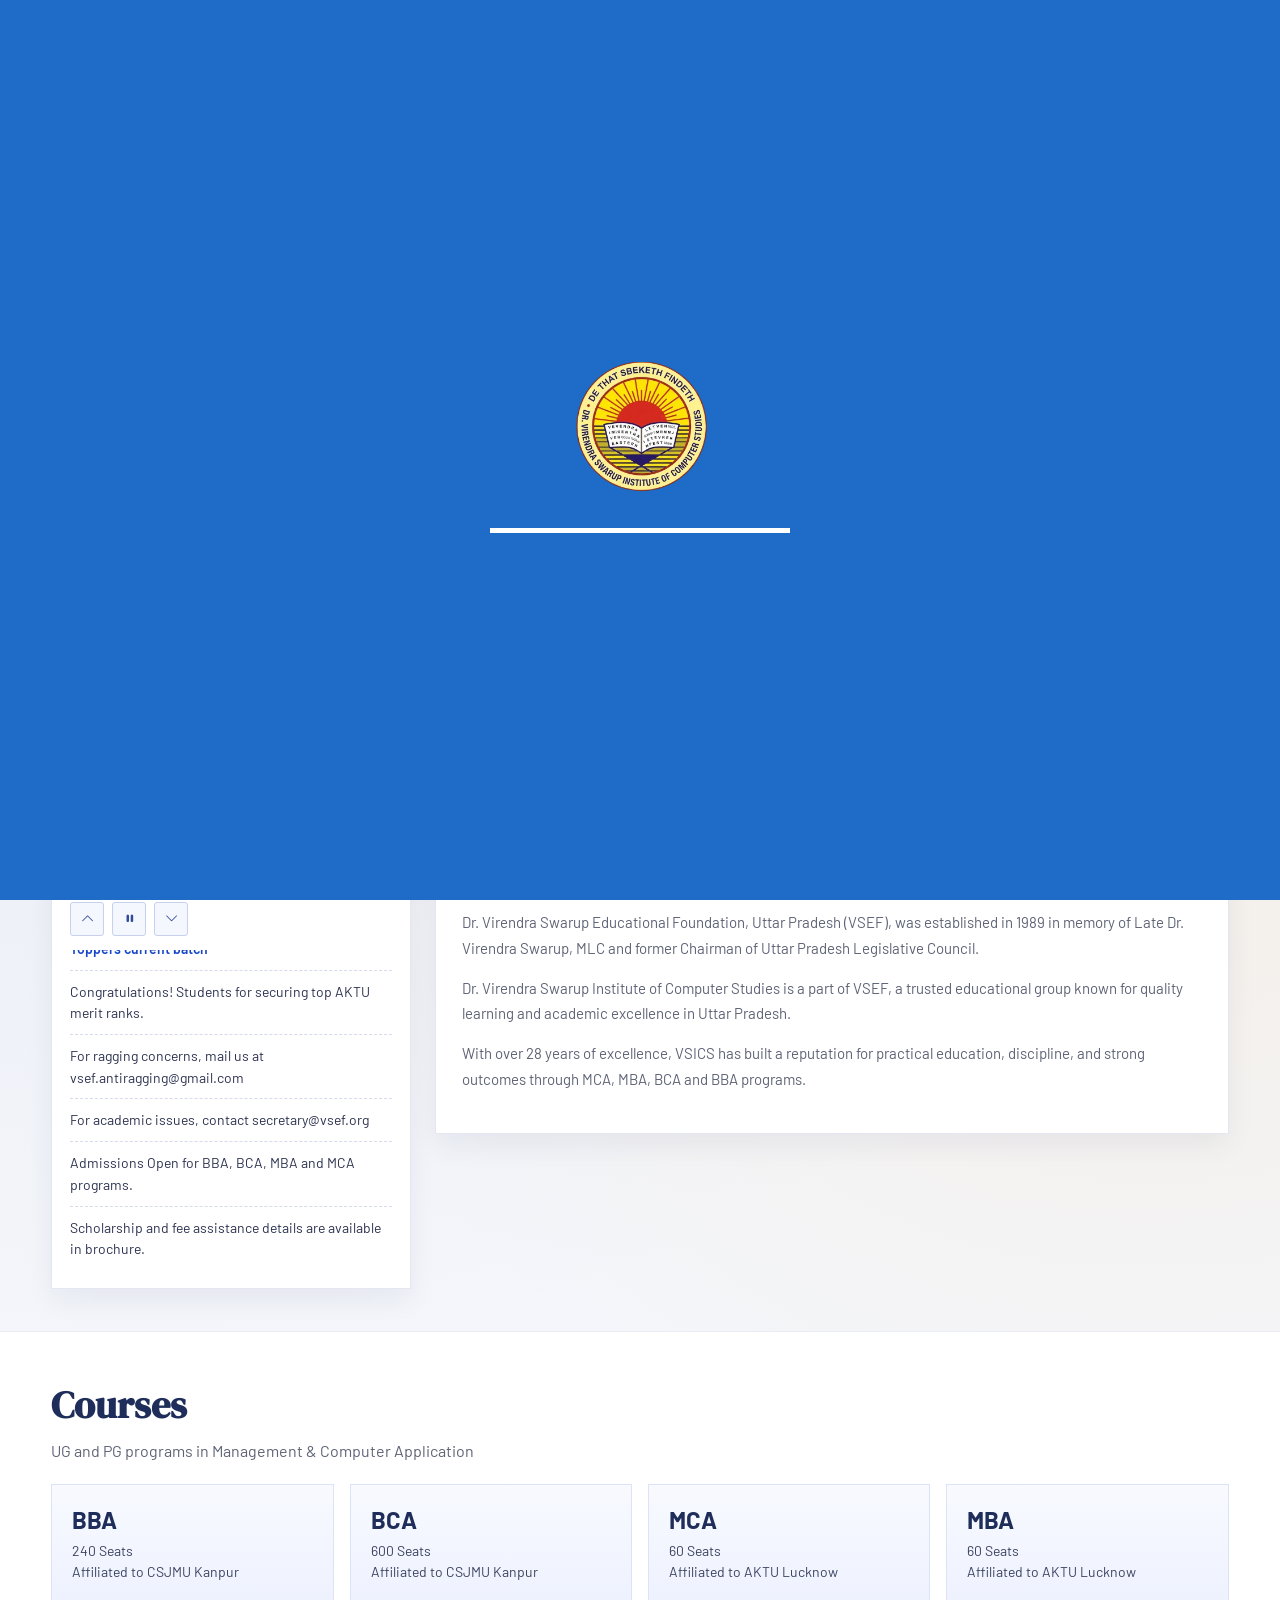
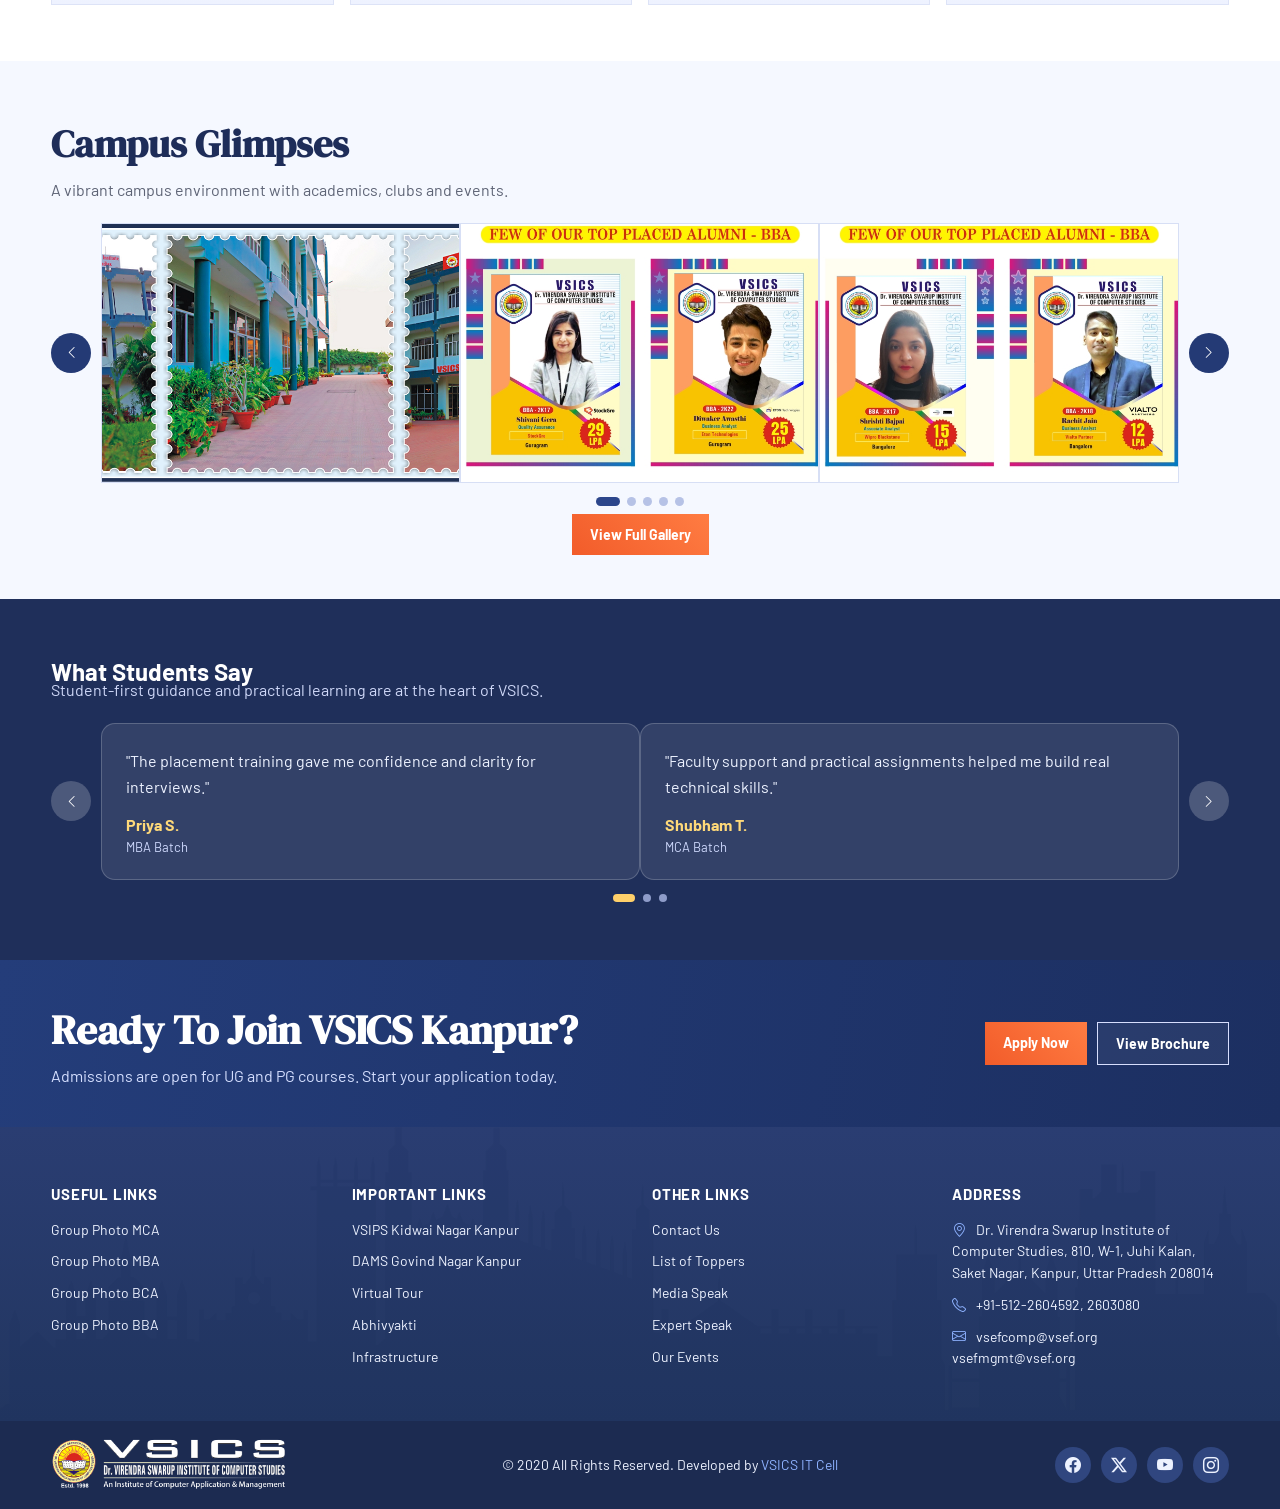
<file: index.html>
<!DOCTYPE html>
<html lang="en">
<head>
  <meta charset="UTF-8">
  <meta name="viewport" content="width=device-width, initial-scale=1.0">
  <title>VSICS Kanpur | Premier College of Management & Computer Studies</title>
  <link rel="icon" type="image/png" href="assets/title-logo-removebg-preview.png">
  <link rel="preconnect" href="https://fonts.googleapis.com">
  <link rel="preconnect" href="https://fonts.gstatic.com" crossorigin>
  <link href="https://fonts.googleapis.com/css2?family=Barlow:wght@400;500;600;700;800&family=DM+Serif+Display&display=swap" rel="stylesheet">
  <link rel="stylesheet" href="https://cdn.jsdelivr.net/npm/bootstrap-icons@1.11.3/font/bootstrap-icons.css">
  <link rel="stylesheet" href="style.css">
  <link rel="stylesheet" href="loader.css">
  <link rel="stylesheet" href="responsive.css">
</head>
<body>

  <!-- 🔥 LOADER START -->
<div class="loader" id="loader">
  <div class="logo-container">
    <img src="assets/title-logo-removebg-preview.png" alt="VSICS Logo">
  </div>

  <div class="bookshelf_wrapper">
    <ul class="books_list">
      <li class="book_item first"></li>
      <li class="book_item second"></li>
      <li class="book_item third"></li>
      <li class="book_item fourth"></li>
      <li class="book_item fifth"></li>
      <li class="book_item sixth"></li>
    </ul>
    <div class="shelf"></div>
  </div>
</div>
<!-- 🔥 LOADER END -->

  <div class="top-info-bar">
    <div class="container">
      <div class="info-left">
        <span><i class="bi bi-mortarboard-fill"></i> Quality Education</span>
        <span><i class="bi bi-briefcase-fill"></i> Top Placements</span>
        <span><i class="bi bi-currency-rupee"></i> Affordable Cost</span>
      </div>
      <div class="info-center">
        <img src="assets/logo.png" alt="VSICS Anniversary Logo">
      </div>
      <div class="info-right">
        <a href="tel:+915122604592">Contact Us</a>
        <a href="assets/brochure.pdf" target="_blank" rel="noopener"><i class="bi bi-book"></i></a>
        <a href="#" aria-label="Facebook"><i class="bi bi-facebook"></i></a>
        <a href="#" aria-label="Instagram"><i class="bi bi-instagram"></i></a>
        <a href="#" aria-label="YouTube"><i class="bi bi-youtube"></i></a>
      </div>
    </div>
  </div>

  <header class="main-header">
    <div class="container nav-wrap">
      <a href="index.html" class="brand">
        <img src="assets/new.png" alt="VSICS Kanpur">
      </a>

      <button class="menu-toggle" type="button" aria-label="Toggle navigation" aria-expanded="false" aria-controls="main-nav">
        <span></span>
        <span></span>
        <span></span>
      </button>

      <nav id="main-nav" class="main-nav">
        <ul>
          <li><a href="#home">Home</a></li>

          <li class="has-dropdown">
            <button type="button" class="nav-link nav-dropdown-toggle" aria-expanded="false">About-Us</button>
            <ul class="nav-dropdown-menu">
              <li><a href="#about">About Institute</a></li>
              <li><a href="#about">Director's Message</a></li>
              <li><a href="#about">Infrastructure</a></li>
            </ul>
          </li>

          <li class="has-dropdown">
            <button type="button" class="nav-link nav-dropdown-toggle" aria-expanded="false">Courses</button>
            <ul class="nav-dropdown-menu">
              <li><a href="#courses">BBA</a></li>
              <li><a href="#courses">BCA</a></li>
              <li><a href="#courses">MBA</a></li>
              <li><a href="#courses">MCA</a></li>
            </ul>
          </li>

          <li><a href="gallery.html">Gallery</a></li>
          <li><a href="#testimonials">Placements</a></li>
          <li><a href="#notice">Notice</a></li>
        </ul>
      </nav>

      <a href="admission-enquiry.html" class="admission-btn">Admission Enquiry</a>
    </div>
  </header>

  <section class="hero" id="home">
    <img src="assets/1.png" alt="VSICS Campus Banner">
    <div class="hero-overlay">
      <div class="container">
        <p class="hero-badge">Admissions 2026 Open</p>
        <h1>Build Your Career With Industry-Focused College Education</h1>
        <p>NAAC-aligned academics, practical training, placement support and holistic student development.</p>
        <div class="hero-actions">
          <a href="admission-enquiry.html" class="btn-primary-solid">Apply Now</a>
          <a href="assets/brochure.pdf" target="_blank" rel="noopener" class="btn-primary-outline">Download Brochure</a>
        </div>
      </div>
    </div>
  </section>

  <section class="quick-links">
    <div class="container quick-links-grid">
      <a href="admission-enquiry.html" class="quick-card">Admission Enquiry</a>
      <a href="admission-enquiry.html" class="quick-card">Apply Online</a>
      <a href="assets/brochure.pdf" target="_blank" rel="noopener" class="quick-card">College Brochure PDF</a>
    </div>
  </section>

  <section class="about-notice" id="about">
    <div class="container about-notice-wrap">
      <aside class="notice-board" id="notice">
        <h2>Notice Board</h2>
        <div class="notice-controls">
          <button type="button" id="scrollUp" aria-label="Scroll up"><i class="bi bi-chevron-up"></i></button>
          <button type="button" id="toggleScroll" aria-label="Pause or play"><i class="bi bi-pause-fill"></i></button>
          <button type="button" id="scrollDown" aria-label="Scroll down"><i class="bi bi-chevron-down"></i></button>
        </div>
        <ul id="noticeList">
          <li><a href="#">Toppers current batch</a></li>
          <li>Congratulations! Students for securing top AKTU merit ranks.</li>
          <li>For ragging concerns, mail us at vsef.antiragging@gmail.com</li>
          <li>For academic issues, contact secretary@vsef.org</li>
          <li>Admissions Open for BBA, BCA, MBA and MCA programs.</li>
          <li>Scholarship and fee assistance details are available in brochure.</li>
        </ul>
      </aside>

      <article class="about-us">
        <h2>About Us</h2>
        <p>
          Dr. Virendra Swarup Educational Foundation, Uttar Pradesh (VSEF), was established in 1989 in memory of Late Dr. Virendra Swarup, MLC and former Chairman of Uttar Pradesh Legislative Council.
        </p>
        <p>
          Dr. Virendra Swarup Institute of Computer Studies is a part of VSEF, a trusted educational group known for quality learning and academic excellence in Uttar Pradesh.
        </p>
        <p>
          With over 28 years of excellence, VSICS has built a reputation for practical education, discipline, and strong outcomes through MCA, MBA, BCA and BBA programs.
        </p>
      </article>
    </div>
  </section>

  <section class="courses" id="courses">
    <div class="container">
      <h2>Courses</h2>
      <p class="section-subtitle">UG and PG programs in Management & Computer Application</p>
      <div class="course-grid">
        <article class="course-card">
          <h3>BBA</h3>
          <p>240 Seats</p>
          <p>Affiliated to CSJMU Kanpur</p>
        </article>
        <article class="course-card">
          <h3>BCA</h3>
          <p>600 Seats</p>
          <p>Affiliated to CSJMU Kanpur</p>
        </article>
        <article class="course-card">
          <h3>MCA</h3>
          <p>60 Seats</p>
          <p>Affiliated to AKTU Lucknow</p>
        </article>
        <article class="course-card">
          <h3>MBA</h3>
          <p>60 Seats</p>
          <p>Affiliated to AKTU Lucknow</p>
        </article>
      </div>
    </div>
  </section>

  <section class="gallery-strip" id="gallery">
    <div class="container">
      <h2>Campus Glimpses</h2>
      <p class="section-subtitle">A vibrant campus environment with academics, clubs and events.</p>
      <div class="gallery-slider">
        <button type="button" class="gallery-nav prev" id="galleryPrev" aria-label="Previous campus image">
          <i class="bi bi-chevron-left"></i>
        </button>

        <div class="gallery-viewport">
          <div class="gallery-track" id="galleryTrack">
            <img src="assets/1.png" alt="Campus Glimpse 1">
            <img src="assets/img2.jpg" alt="Campus Glimpse 2">
            <img src="assets/img3.jpg" alt="Campus Glimpse 3">
            <img src="assets/img4.png" alt="Campus Glimpse 4">
            <img src="assets/img5.png" alt="Campus Glimpse 5">
            <img src="assets/img6.png" alt="Campus Glimpse 6">
            <img src="assets/img1.jpg" alt="Campus Glimpse 7">
          </div>
        </div>

        <button type="button" class="gallery-nav next" id="galleryNext" aria-label="Next campus image">
          <i class="bi bi-chevron-right"></i>
        </button>
      </div>
      <div class="gallery-dots" id="galleryDots"></div>
      <div class="gallery-actions">
        <a href="gallery.html" class="btn-primary-solid">View Full Gallery</a>
      </div>
    </div>
  </section>

  <section class="testimonials-section" id="testimonials">
    <div class="container">
      <h2>What Students Say</h2>
      <p class="section-subtitle">Student-first guidance and practical learning are at the heart of VSICS.</p>
      <div class="testimonials-slider">
        <button type="button" class="t-nav prev" id="testimonialPrev" aria-label="Previous testimonial">
          <i class="bi bi-chevron-left"></i>
        </button>
        <div class="testimonial-viewport">
          <div class="testimonial-track" id="testimonialTrack">
            <article class="testimonial-card">
              <p>"The placement training gave me confidence and clarity for interviews."</p>
              <h4>Priya S.</h4>
              <span>MBA Batch</span>
            </article>
            <article class="testimonial-card">
              <p>"Faculty support and practical assignments helped me build real technical skills."</p>
              <h4>Shubham T.</h4>
              <span>MCA Batch</span>
            </article>
            <article class="testimonial-card">
              <p>"Campus activities improved my communication and leadership abilities."</p>
              <h4>Anjali R.</h4>
              <span>BBA Batch</span>
            </article>
            <article class="testimonial-card">
              <p>"A balanced environment for studies, projects and personality development."</p>
              <h4>Harsh K.</h4>
              <span>BCA Batch</span>
            </article>
          </div>
        </div>
        <button type="button" class="t-nav next" id="testimonialNext" aria-label="Next testimonial">
          <i class="bi bi-chevron-right"></i>
        </button>
      </div>
      <div class="testimonial-dots" id="testimonialDots"></div>
    </div>
  </section>

  <section class="final-cta">
    <div class="container">
      <div>
        <h2>Ready To Join VSICS Kanpur?</h2>
        <p>Admissions are open for UG and PG courses. Start your application today.</p>
      </div>
      <div class="final-cta-actions">
        <a href="admission-enquiry.html" class="btn-primary-solid">Apply Now</a>
        <a href="assets/brochure.pdf" target="_blank" rel="noopener" class="btn-primary-outline">View Brochure</a>
      </div>
    </div>
  </section>

  <footer class="main-footer">
    <div class="footer-top">
      <div class="container footer-grid">
        <div class="footer-col">
          <h4>USEFUL LINKS</h4>
          <ul>
            <li><a href="#">Group Photo MCA</a></li>
            <li><a href="#">Group Photo MBA</a></li>
            <li><a href="#">Group Photo BCA</a></li>
            <li><a href="#">Group Photo BBA</a></li>
          </ul>
        </div>
        <div class="footer-col">
          <h4>IMPORTANT LINKS</h4>
          <ul>
            <li><a href="#">VSIPS Kidwai Nagar Kanpur</a></li>
            <li><a href="#">DAMS Govind Nagar Kanpur</a></li>
            <li><a href="#">Virtual Tour</a></li>
            <li><a href="#">Abhivyakti</a></li>
            <li><a href="#">Infrastructure</a></li>
          </ul>
        </div>
        <div class="footer-col">
          <h4>OTHER LINKS</h4>
          <ul>
            <li><a href="#">Contact Us</a></li>
            <li><a href="#">List of Toppers</a></li>
            <li><a href="media6.html">Media Speak</a></li>
            <li><a href="#">Expert Speak</a></li>
            <li><a href="#">Our Events</a></li>
          </ul>
        </div>
        <div class="footer-col address">
          <h4>ADDRESS</h4>
          <p><i class="bi bi-geo-alt"></i> Dr. Virendra Swarup Institute of Computer Studies, 810, W-1, Juhi Kalan, Saket Nagar, Kanpur, Uttar Pradesh 208014</p>
          <p><i class="bi bi-telephone"></i> +91-512-2604592, 2603080</p>
          <p><i class="bi bi-envelope"></i> vsefcomp@vsef.org<br>vsefmgmt@vsef.org</p>
        </div>
      </div>
    </div>

    <div class="footer-bottom">
      <div class="container bottom-flex">
        <img src="assets/Web-VSICSkanpur-22222.png" alt="VSICS Footer Logo">
        <p>© 2020 All Rights Reserved. Developed by <span>VSICS IT Cell</span></p>
        <div class="social-icons">
          <a href="#" aria-label="Facebook"><i class="bi bi-facebook"></i></a>
          <a href="#" aria-label="Twitter"><i class="bi bi-twitter-x"></i></a>
          <a href="#" aria-label="YouTube"><i class="bi bi-youtube"></i></a>
          <a href="#" aria-label="Instagram"><i class="bi bi-instagram"></i></a>
        </div>
      </div>
    </div>
  </footer>

  <script src="script.js"></script>
</body>
</html>
</file>
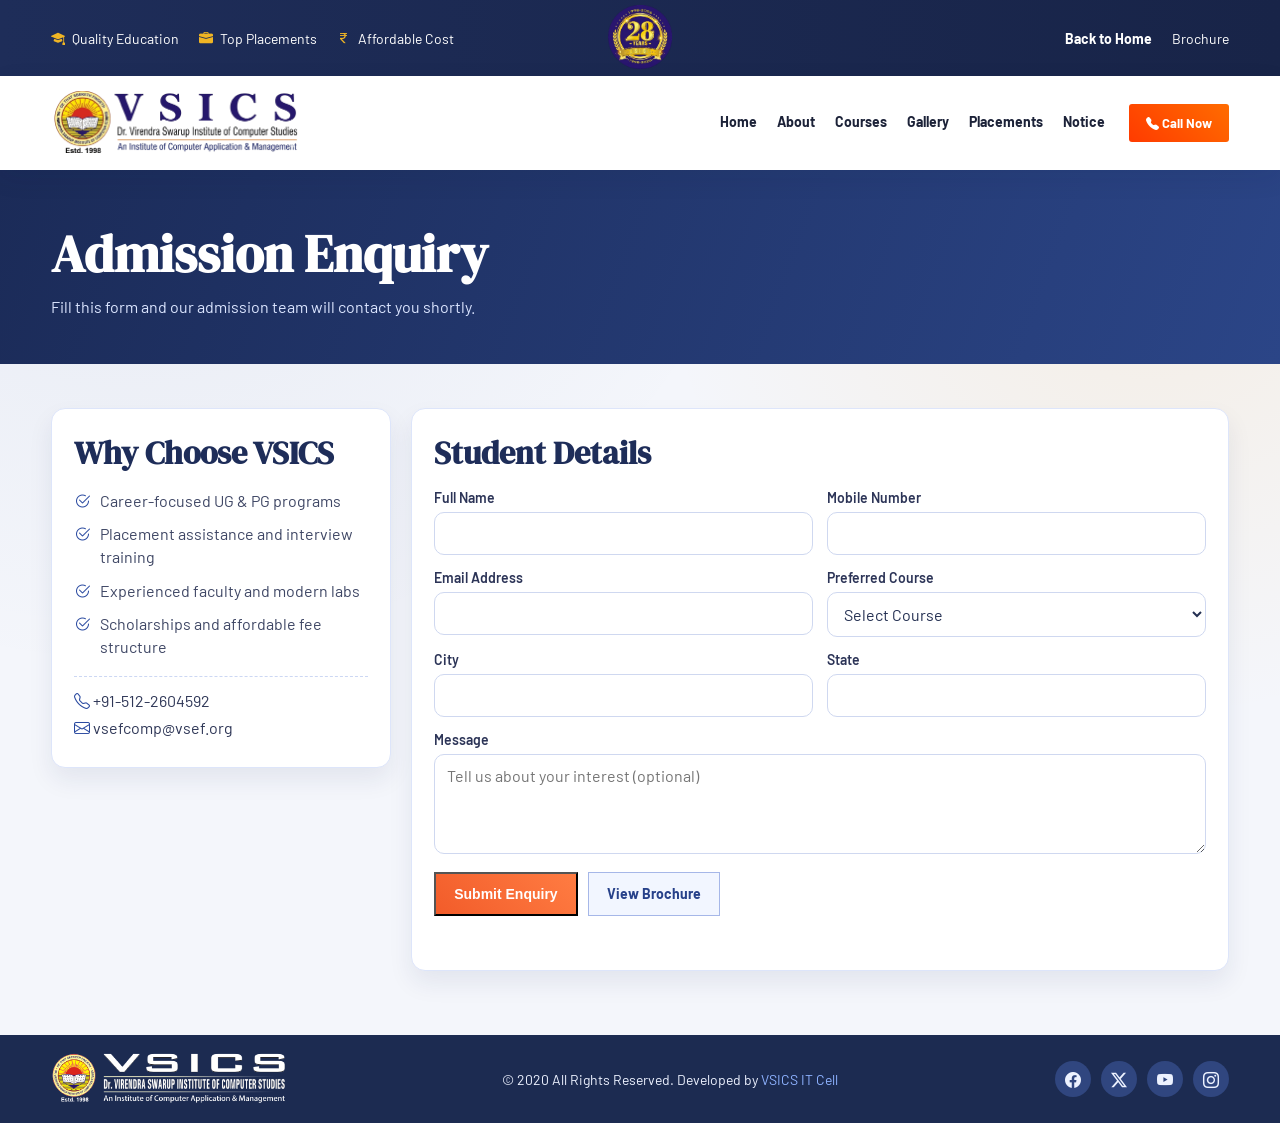
<file: admission-enquiry.html>
<!DOCTYPE html>
<html lang="en">
<head>
  <meta charset="UTF-8">
  <meta name="viewport" content="width=device-width, initial-scale=1.0">
  <title>Admission Enquiry | VSICS Kanpur</title>
  <link rel="icon" type="image/png" href="assets/title-logo-removebg-preview.png">
  <link rel="preconnect" href="https://fonts.googleapis.com">
  <link rel="preconnect" href="https://fonts.gstatic.com" crossorigin>
  <link href="https://fonts.googleapis.com/css2?family=Barlow:wght@400;500;600;700;800&family=DM+Serif+Display&display=swap" rel="stylesheet">
  <link rel="stylesheet" href="https://cdn.jsdelivr.net/npm/bootstrap-icons@1.11.3/font/bootstrap-icons.css">
  <link rel="stylesheet" href="style.css">
  <link rel="stylesheet" href="responsive.css">
</head>
<body>
  <div class="top-info-bar">
    <div class="container">
      <div class="info-left">
        <span><i class="bi bi-mortarboard-fill"></i> Quality Education</span>
        <span><i class="bi bi-briefcase-fill"></i> Top Placements</span>
        <span><i class="bi bi-currency-rupee"></i> Affordable Cost</span>
      </div>
      <div class="info-center">
        <img src="assets/logo.png" alt="VSICS Anniversary Logo">
      </div>
      <div class="info-right">
        <a href="index.html">Back to Home</a>
        <a href="assets/brochure.pdf" target="_blank" rel="noopener">Brochure</a>
      </div>
    </div>
  </div>

<header class="main-header">
  <div class="container nav-wrap">

    <a href="index.html" class="brand">
      <img src="assets/new.png" alt="VSICS Kanpur">
    </a>

    <button class="menu-toggle" type="button">
      <span></span>
      <span></span>
      <span></span>
    </button>

    <nav class="main-nav">
      <ul>
        <li><a href="index.html#home">Home</a></li>

        <li><a href="index.html#about">About</a></li>

        <li><a href="index.html#courses">Courses</a></li>

        <li><a href="index.html#gallery">Gallery</a></li>

        <li><a href="index.html#testimonials">Placements</a></li>

        <li><a href="index.html#notice">Notice</a></li>
      </ul>
    </nav>

    <a href="tel:+915122604592" class="admission-btn">
      <i class="bi bi-telephone-fill"></i> Call Now
    </a>

  </div>
</header>

  <section class="enquiry-hero">
    <div class="container">
      <h1>Admission Enquiry</h1>
      <p>Fill this form and our admission team will contact you shortly.</p>
    </div>
  </section>

  <section class="enquiry-page">
    <div class="container enquiry-grid">
      <article class="enquiry-info-card">
        <h2>Why Choose VSICS</h2>
        <ul>
          <li><i class="bi bi-check2-circle"></i> Career-focused UG & PG programs</li>
          <li><i class="bi bi-check2-circle"></i> Placement assistance and interview training</li>
          <li><i class="bi bi-check2-circle"></i> Experienced faculty and modern labs</li>
          <li><i class="bi bi-check2-circle"></i> Scholarships and affordable fee structure</li>
        </ul>
        <div class="enquiry-contact">
          <p><i class="bi bi-telephone"></i> +91-512-2604592</p>
          <p><i class="bi bi-envelope"></i> vsefcomp@vsef.org</p>
        </div>
      </article>

      <form id="admissionForm" class="enquiry-form-card">
        <h2>Student Details</h2>
        <div class="form-grid">
          <div class="form-field">
            <label for="fullName">Full Name</label>
            <input id="fullName" name="fullName" type="text" required>
          </div>
          <div class="form-field">
            <label for="mobile">Mobile Number</label>
            <input id="mobile" name="mobile" type="tel" pattern="[0-9]{10}" maxlength="10" required>
          </div>
          <div class="form-field">
            <label for="email">Email Address</label>
            <input id="email" name="email" type="email" required>
          </div>
          <div class="form-field">
            <label for="course">Preferred Course</label>
            <select id="course" name="course" required>
              <option value="">Select Course</option>
              <option value="BBA">BBA</option>
              <option value="BCA">BCA</option>
              <option value="MBA">MBA</option>
              <option value="MCA">MCA</option>
            </select>
          </div>
          <div class="form-field">
            <label for="city">City</label>
            <input id="city" name="city" type="text" required>
          </div>
          <div class="form-field">
            <label for="state">State</label>
            <input id="state" name="state" type="text" required>
          </div>
          <div class="form-field full-width">
            <label for="message">Message</label>
            <textarea id="message" name="message" rows="4" placeholder="Tell us about your interest (optional)"></textarea>
          </div>
        </div>

        <div class="form-actions">
          <button type="submit" class="btn-primary-solid">Submit Enquiry</button>
          <a href="assets/brochure.pdf" target="_blank" rel="noopener" class="btn-primary-outline dark-outline">View Brochure</a>
        </div>
        <p id="formStatus" class="form-status" aria-live="polite"></p>
      </form>
    </div>
  </section>

  <footer class="main-footer">
    <div class="footer-bottom">
      <div class="container bottom-flex">
        <img src="assets/Web-VSICSkanpur-22222.png" alt="VSICS Footer Logo">
        <p>© 2020 All Rights Reserved. Developed by <span>VSICS IT Cell</span></p>
        <div class="social-icons">
          <a href="#" aria-label="Facebook"><i class="bi bi-facebook"></i></a>
          <a href="#" aria-label="Twitter"><i class="bi bi-twitter-x"></i></a>
          <a href="#" aria-label="YouTube"><i class="bi bi-youtube"></i></a>
          <a href="#" aria-label="Instagram"><i class="bi bi-instagram"></i></a>
        </div>
      </div>
    </div>
  </footer>

  <script src="script.js"></script>
</body>
</html>
</file>
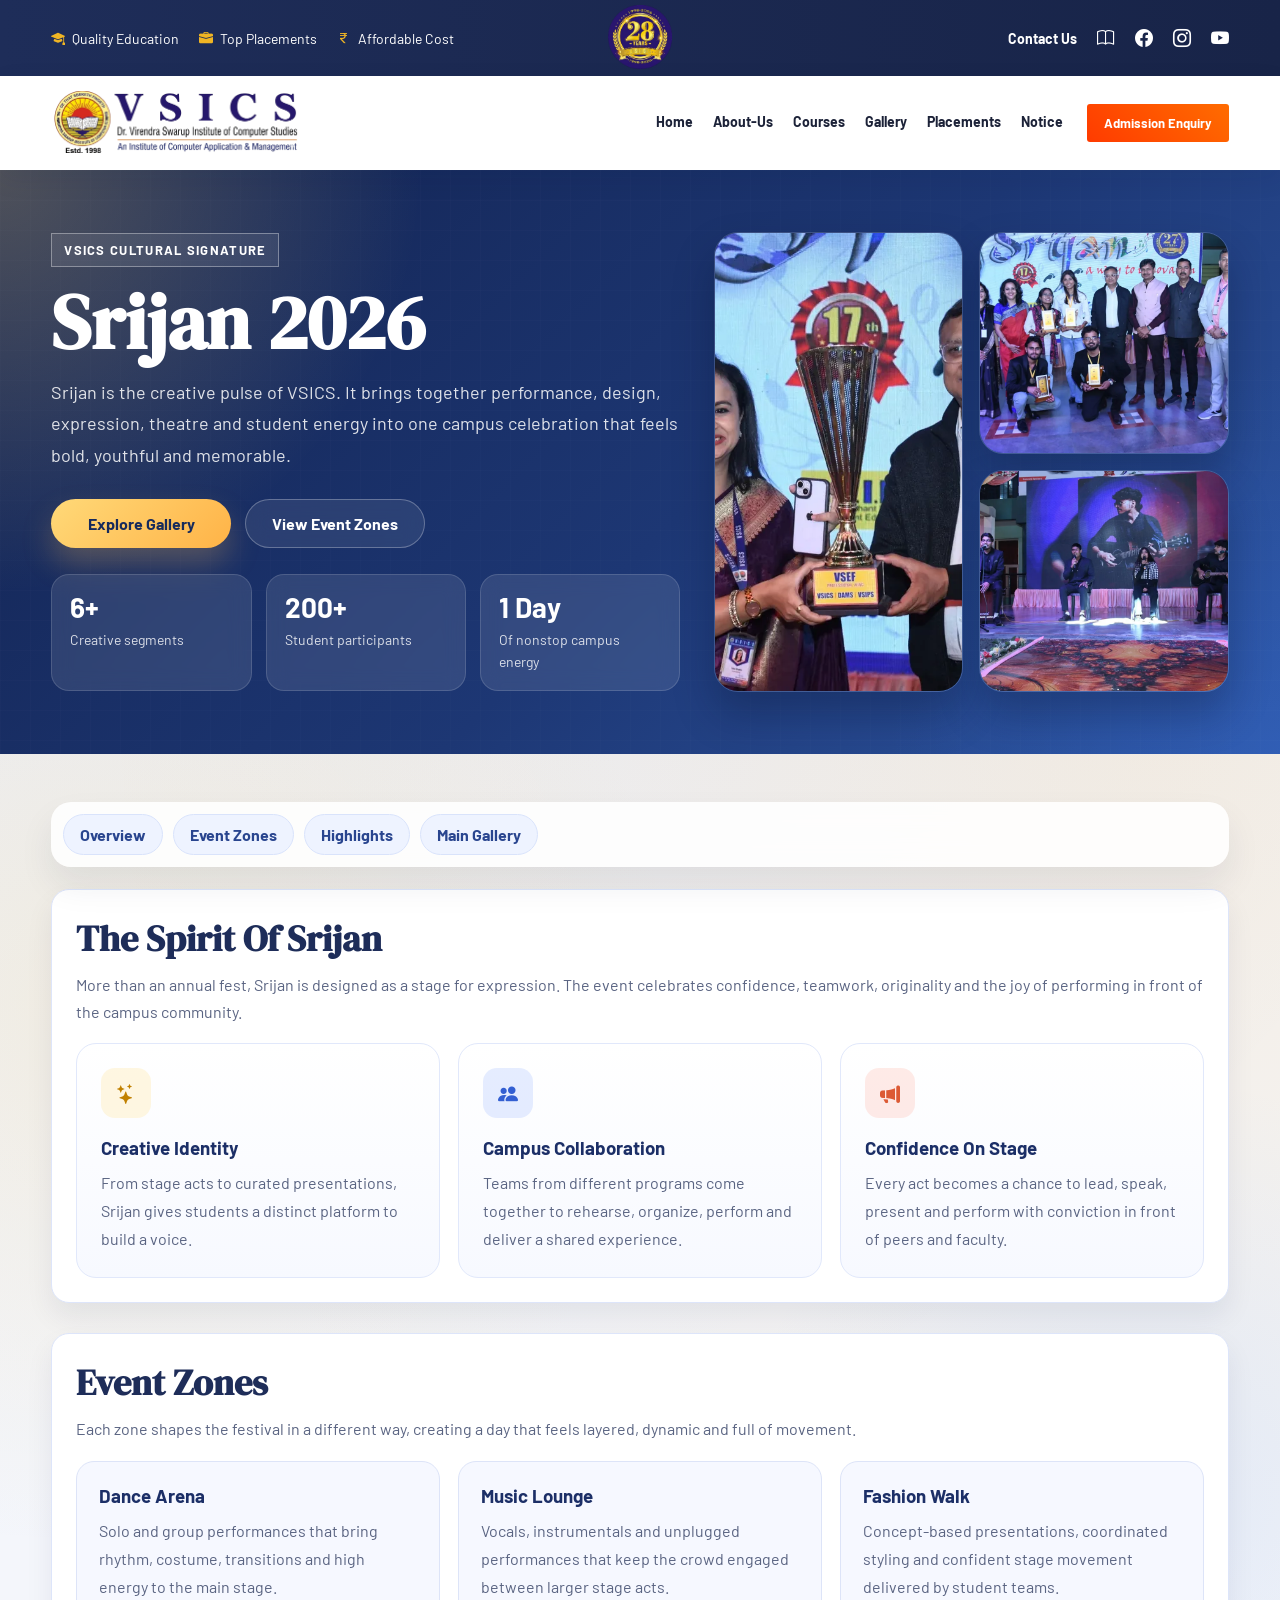
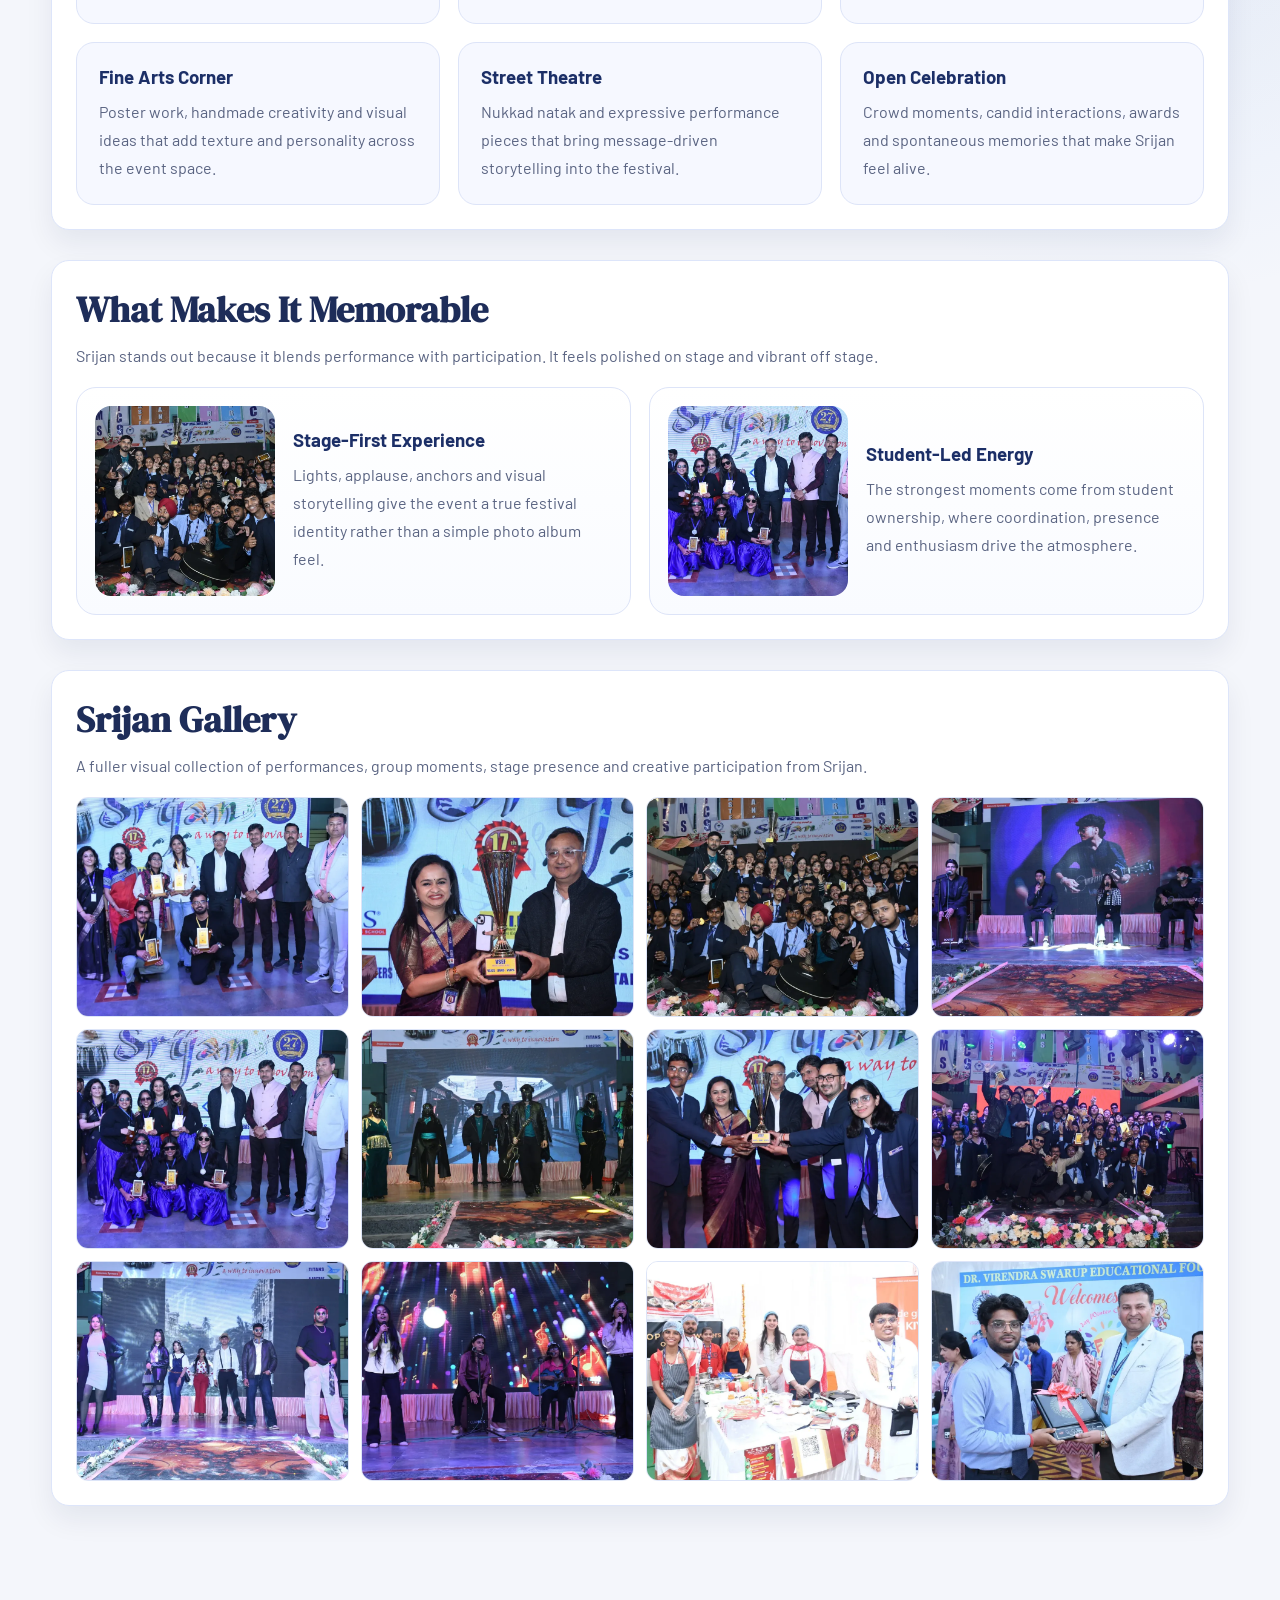
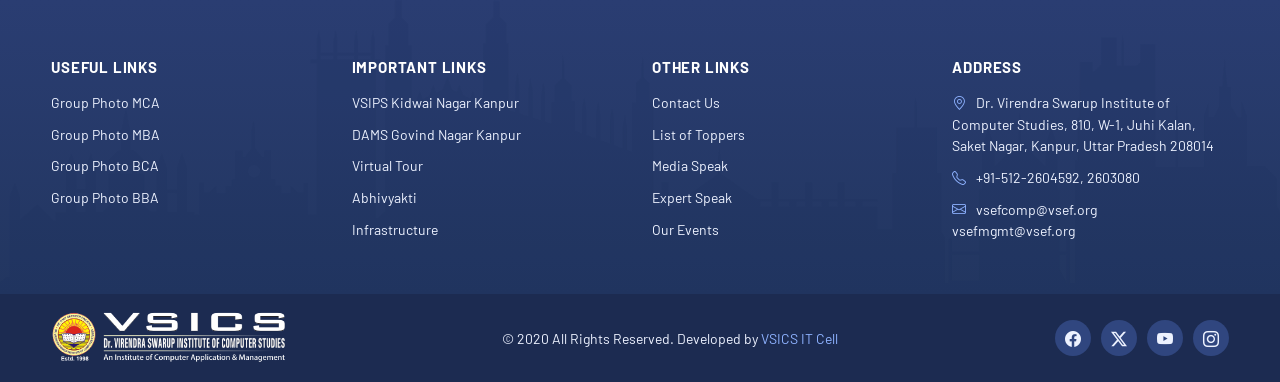
<file: annual-fest-gallery.html>
<!DOCTYPE html>
<html lang="en">
<head>
  <meta charset="UTF-8">
  <meta name="viewport" content="width=device-width, initial-scale=1.0">
  <title>Srijan | VSICS Kanpur</title>
  <link rel="icon" type="image/png" href="assets/title-logo-removebg-preview.png">
  <link rel="preconnect" href="https://fonts.googleapis.com">
  <link rel="preconnect" href="https://fonts.gstatic.com" crossorigin>
  <link href="https://fonts.googleapis.com/css2?family=Barlow:wght@400;500;600;700;800&family=DM+Serif+Display&display=swap" rel="stylesheet">
  <link rel="stylesheet" href="https://cdn.jsdelivr.net/npm/bootstrap-icons@1.11.3/font/bootstrap-icons.css">
  <link rel="stylesheet" href="style.css">
  <link rel="stylesheet" href="responsive.css">
</head>
<body>
  <div class="top-info-bar">
    <div class="container">
      <div class="info-left">
        <span><i class="bi bi-mortarboard-fill"></i> Quality Education</span>
        <span><i class="bi bi-briefcase-fill"></i> Top Placements</span>
        <span><i class="bi bi-currency-rupee"></i> Affordable Cost</span>
      </div>
      <div class="info-center">
        <img src="assets/logo.png" alt="VSICS Anniversary Logo">
      </div>
      <div class="info-right">
        <a href="tel:+915122604592">Contact Us</a>
        <a href="assets/brochure.pdf" target="_blank" rel="noopener"><i class="bi bi-book"></i></a>
        <a href="#" aria-label="Facebook"><i class="bi bi-facebook"></i></a>
        <a href="#" aria-label="Instagram"><i class="bi bi-instagram"></i></a>
        <a href="#" aria-label="YouTube"><i class="bi bi-youtube"></i></a>
      </div>
    </div>
  </div>

  <header class="main-header">
    <div class="container nav-wrap">
      <a href="index.html" class="brand">
        <img src="assets/new.png" alt="VSICS Kanpur">
      </a>

      <button class="menu-toggle" type="button" aria-label="Toggle navigation" aria-expanded="false" aria-controls="main-nav">
        <span></span>
        <span></span>
        <span></span>
      </button>

      <nav id="main-nav" class="main-nav">
        <ul>
          <li><a href="index.html">Home</a></li>
          <li><a href="index.html#about">About-Us</a></li>
          <li><a href="index.html#courses">Courses</a></li>
          <li><a href="gallery.html">Gallery</a></li>
          <li><a href="index.html#testimonials">Placements</a></li>
          <li><a href="index.html#notice">Notice</a></li>
        </ul>
      </nav>

      <a href="admission-enquiry.html" class="admission-btn">Admission Enquiry</a>
    </div>
  </header>

  <section class="gallery-page-hero srijan-hero">
    <div class="container srijan-hero-grid">
      <div class="srijan-copy">
        <p class="media-kicker">VSICS Cultural Signature</p>
        <h1>Srijan 2026</h1>
        <p class="srijan-intro">
          Srijan is the creative pulse of VSICS. It brings together performance, design, expression,
          theatre and student energy into one campus celebration that feels bold, youthful and memorable.
        </p>

        <div class="srijan-actions">
          <a href="#srijan-gallery" class="hero-cta primary">Explore Gallery</a>
          <a href="#srijan-zones" class="hero-cta secondary">View Event Zones</a>
        </div>

        <div class="srijan-stats">
          <div class="srijan-stat">
            <strong>6+</strong>
            <span>Creative segments</span>
          </div>
          <div class="srijan-stat">
            <strong>200+</strong>
            <span>Student participants</span>
          </div>
          <div class="srijan-stat">
            <strong>1 Day</strong>
            <span>Of nonstop campus energy</span>
          </div>
        </div>
      </div>

      <div class="srijan-hero-collage">
        <div class="srijan-collage-card tall">
          <img src="assets/shreejan/639725960_18095980898484517_5125697991422291279_n.webp" alt="Srijan stage moment">
        </div>
        <div class="srijan-collage-card">
          <img src="assets/shreejan/636976175_18095980862484517_5198222662976598049_n.webp" alt="Srijan performance">
        </div>
        <div class="srijan-collage-card">
          <img src="assets/shreejan/629909534_18095688851484517_8173742548889624728_n.webp" alt="Srijan audience and performers">
        </div>
      </div>
    </div>
  </section>

  <main class="album-page srijan-page">
    <div class="container">
      <div class="album-tabs srijan-tabs">
        <a href="#srijan-story" class="album-tab">Overview</a>
        <a href="#srijan-zones" class="album-tab">Event Zones</a>
        <a href="#srijan-highlights" class="album-tab">Highlights</a>
        <a href="#shreejan" class="album-tab">Main Gallery</a>
      </div>

      <section class="album-section srijan-story" id="srijan-story">
        <div class="album-section-head">
          <h2>The Spirit Of Srijan</h2>
          <p>
            More than an annual fest, Srijan is designed as a stage for expression. The event celebrates
            confidence, teamwork, originality and the joy of performing in front of the campus community.
          </p>
        </div>

        <div class="srijan-story-grid">
          <article class="srijan-note-card accent-gold">
            <span class="note-icon"><i class="bi bi-stars"></i></span>
            <h3>Creative Identity</h3>
            <p>From stage acts to curated presentations, Srijan gives students a distinct platform to build a voice.</p>
          </article>
          <article class="srijan-note-card accent-blue">
            <span class="note-icon"><i class="bi bi-people-fill"></i></span>
            <h3>Campus Collaboration</h3>
            <p>Teams from different programs come together to rehearse, organize, perform and deliver a shared experience.</p>
          </article>
          <article class="srijan-note-card accent-coral">
            <span class="note-icon"><i class="bi bi-megaphone-fill"></i></span>
            <h3>Confidence On Stage</h3>
            <p>Every act becomes a chance to lead, speak, present and perform with conviction in front of peers and faculty.</p>
          </article>
        </div>
      </section>

      <section class="album-section srijan-zones" id="srijan-zones">
        <div class="album-section-head">
          <h2>Event Zones</h2>
          <p>Each zone shapes the festival in a different way, creating a day that feels layered, dynamic and full of movement.</p>
        </div>

        <div class="srijan-zone-grid">
          <article class="srijan-zone-card">
            <h3>Dance Arena</h3>
            <p>Solo and group performances that bring rhythm, costume, transitions and high energy to the main stage.</p>
          </article>
          <article class="srijan-zone-card">
            <h3>Music Lounge</h3>
            <p>Vocals, instrumentals and unplugged performances that keep the crowd engaged between larger stage acts.</p>
          </article>
          <article class="srijan-zone-card">
            <h3>Fashion Walk</h3>
            <p>Concept-based presentations, coordinated styling and confident stage movement delivered by student teams.</p>
          </article>
          <article class="srijan-zone-card">
            <h3>Fine Arts Corner</h3>
            <p>Poster work, handmade creativity and visual ideas that add texture and personality across the event space.</p>
          </article>
          <article class="srijan-zone-card">
            <h3>Street Theatre</h3>
            <p>Nukkad natak and expressive performance pieces that bring message-driven storytelling into the festival.</p>
          </article>
          <article class="srijan-zone-card">
            <h3>Open Celebration</h3>
            <p>Crowd moments, candid interactions, awards and spontaneous memories that make Srijan feel alive.</p>
          </article>
        </div>
      </section>

      <section class="album-section srijan-highlights" id="srijan-highlights">
        <div class="album-section-head">
          <h2>What Makes It Memorable</h2>
          <p>Srijan stands out because it blends performance with participation. It feels polished on stage and vibrant off stage.</p>
        </div>

        <div class="srijan-highlights-grid">
          <article class="highlight-feature">
            <img src="assets/shreejan/628635197_18095980934484517_2332249475759409446_n.webp" alt="Students performing on stage">
            <div>
              <h3>Stage-First Experience</h3>
              <p>Lights, applause, anchors and visual storytelling give the event a true festival identity rather than a simple photo album feel.</p>
            </div>
          </article>
          <article class="highlight-feature">
            <img src="assets/shreejan/638282288_18095980889484517_6246179214791823460_n.webp" alt="Creative group at Srijan">
            <div>
              <h3>Student-Led Energy</h3>
              <p>The strongest moments come from student ownership, where coordination, presence and enthusiasm drive the atmosphere.</p>
            </div>
          </article>
        </div>
      </section>

      <section class="album-section" id="shreejan">
        <div class="album-section-head">
          <h2>Srijan Gallery</h2>
          <p>A fuller visual collection of performances, group moments, stage presence and creative participation from Srijan.</p>
        </div>
        <div class="photo-wall" id="srijan-gallery">
          <img src="assets/shreejan/636976175_18095980862484517_5198222662976598049_n.webp" alt="Srijan gallery image 1">
          <img src="assets/shreejan/639725960_18095980898484517_5125697991422291279_n.webp" alt="Srijan gallery image 2">
          <img src="assets/shreejan/628635197_18095980934484517_2332249475759409446_n.webp" alt="Srijan gallery image 3">
          <img src="assets/shreejan/629909534_18095688851484517_8173742548889624728_n.webp" alt="Srijan gallery image 4">
          <img src="assets/shreejan/638282288_18095980889484517_6246179214791823460_n.webp" alt="Srijan gallery image 5">
          <img src="assets/shreejan/629263801_18095688914484517_9151300150087438567_n.webp" alt="Srijan gallery image 6">
          <img src="assets/shreejan/633362587_18095980907484517_6042103794223876559_n.webp" alt="Srijan gallery image 7">
          <img src="assets/shreejan/632535554_18095980916484517_5528337669515956249_n.webp" alt="Srijan gallery image 8">
          <img src="assets/shreejan/631678651_18095688848484517_9012179778898694098_n (1).webp" alt="Srijan gallery image 9">
          <img src="assets/shreejan/632134507_18095688884484517_5794083571568175365_n.webp" alt="Srijan gallery image 10">
          <img src="assets/pic/funfista/627747190_18095155214484517_2442061241845042006_n.webp" alt="Srijan celebration image 11">
          <img src="assets/pic/funfista/629469615_18095155250484517_8720974671390834924_n.webp" alt="Srijan celebration image 12">
        </div>
      </section>
    </div>
  </main>

  <footer class="main-footer">
    <div class="footer-top">
      <div class="container footer-grid">
        <div class="footer-col">
          <h4>USEFUL LINKS</h4>
          <ul>
            <li><a href="#">Group Photo MCA</a></li>
            <li><a href="#">Group Photo MBA</a></li>
            <li><a href="#">Group Photo BCA</a></li>
            <li><a href="#">Group Photo BBA</a></li>
          </ul>
        </div>
        <div class="footer-col">
          <h4>IMPORTANT LINKS</h4>
          <ul>
            <li><a href="#">VSIPS Kidwai Nagar Kanpur</a></li>
            <li><a href="#">DAMS Govind Nagar Kanpur</a></li>
            <li><a href="#">Virtual Tour</a></li>
            <li><a href="#">Abhivyakti</a></li>
            <li><a href="#">Infrastructure</a></li>
          </ul>
        </div>
        <div class="footer-col">
          <h4>OTHER LINKS</h4>
          <ul>
            <li><a href="#">Contact Us</a></li>
            <li><a href="#">List of Toppers</a></li>
            <li><a href="media6.html">Media Speak</a></li>
            <li><a href="#">Expert Speak</a></li>
            <li><a href="gallery.html">Our Events</a></li>
          </ul>
        </div>
        <div class="footer-col address">
          <h4>ADDRESS</h4>
          <p><i class="bi bi-geo-alt"></i> Dr. Virendra Swarup Institute of Computer Studies, 810, W-1, Juhi Kalan, Saket Nagar, Kanpur, Uttar Pradesh 208014</p>
          <p><i class="bi bi-telephone"></i> +91-512-2604592, 2603080</p>
          <p><i class="bi bi-envelope"></i> vsefcomp@vsef.org<br>vsefmgmt@vsef.org</p>
        </div>
      </div>
    </div>

    <div class="footer-bottom">
      <div class="container bottom-flex">
        <img src="assets/Web-VSICSkanpur-22222.png" alt="VSICS Footer Logo">
        <p>© 2020 All Rights Reserved. Developed by <span>VSICS IT Cell</span></p>
        <div class="social-icons">
          <a href="#" aria-label="Facebook"><i class="bi bi-facebook"></i></a>
          <a href="#" aria-label="Twitter"><i class="bi bi-twitter-x"></i></a>
          <a href="#" aria-label="YouTube"><i class="bi bi-youtube"></i></a>
          <a href="#" aria-label="Instagram"><i class="bi bi-instagram"></i></a>
        </div>
      </div>
    </div>
  </footer>

  <script src="script.js"></script>
</body>
</html>
</file>
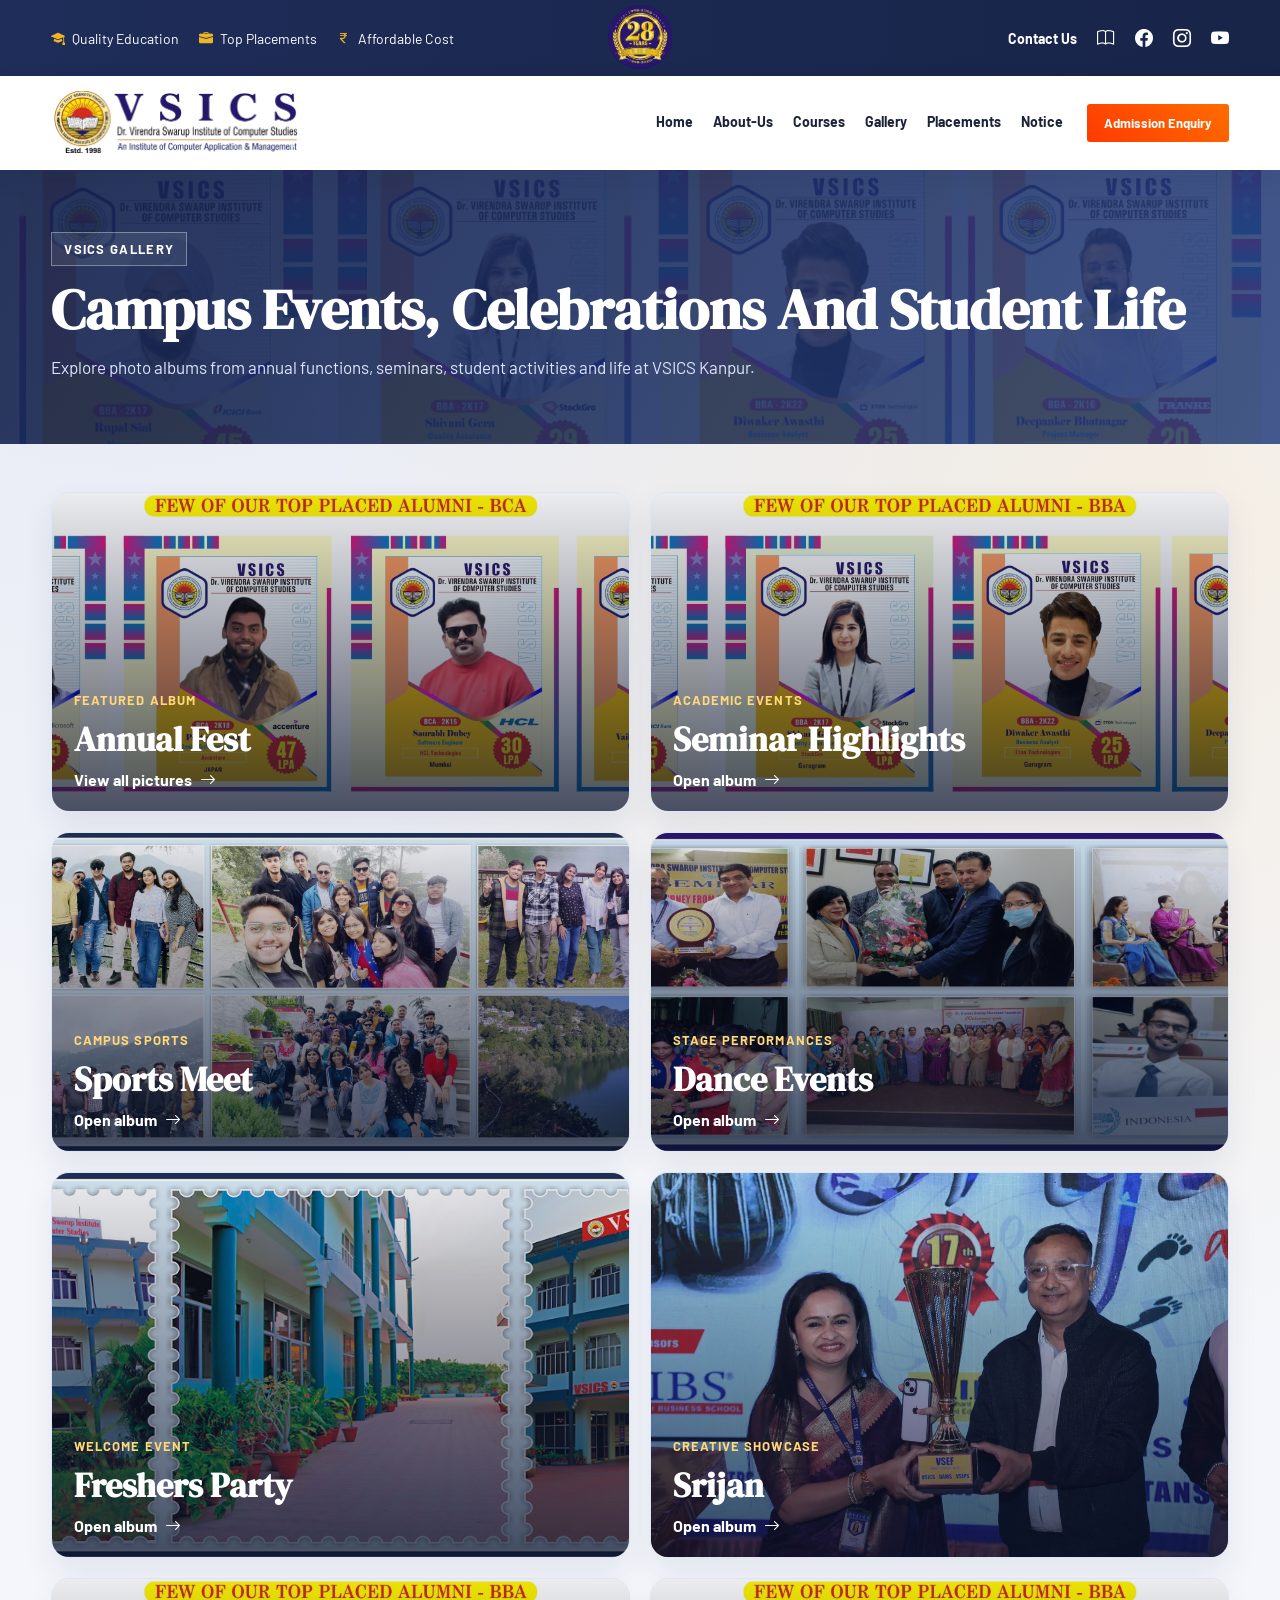
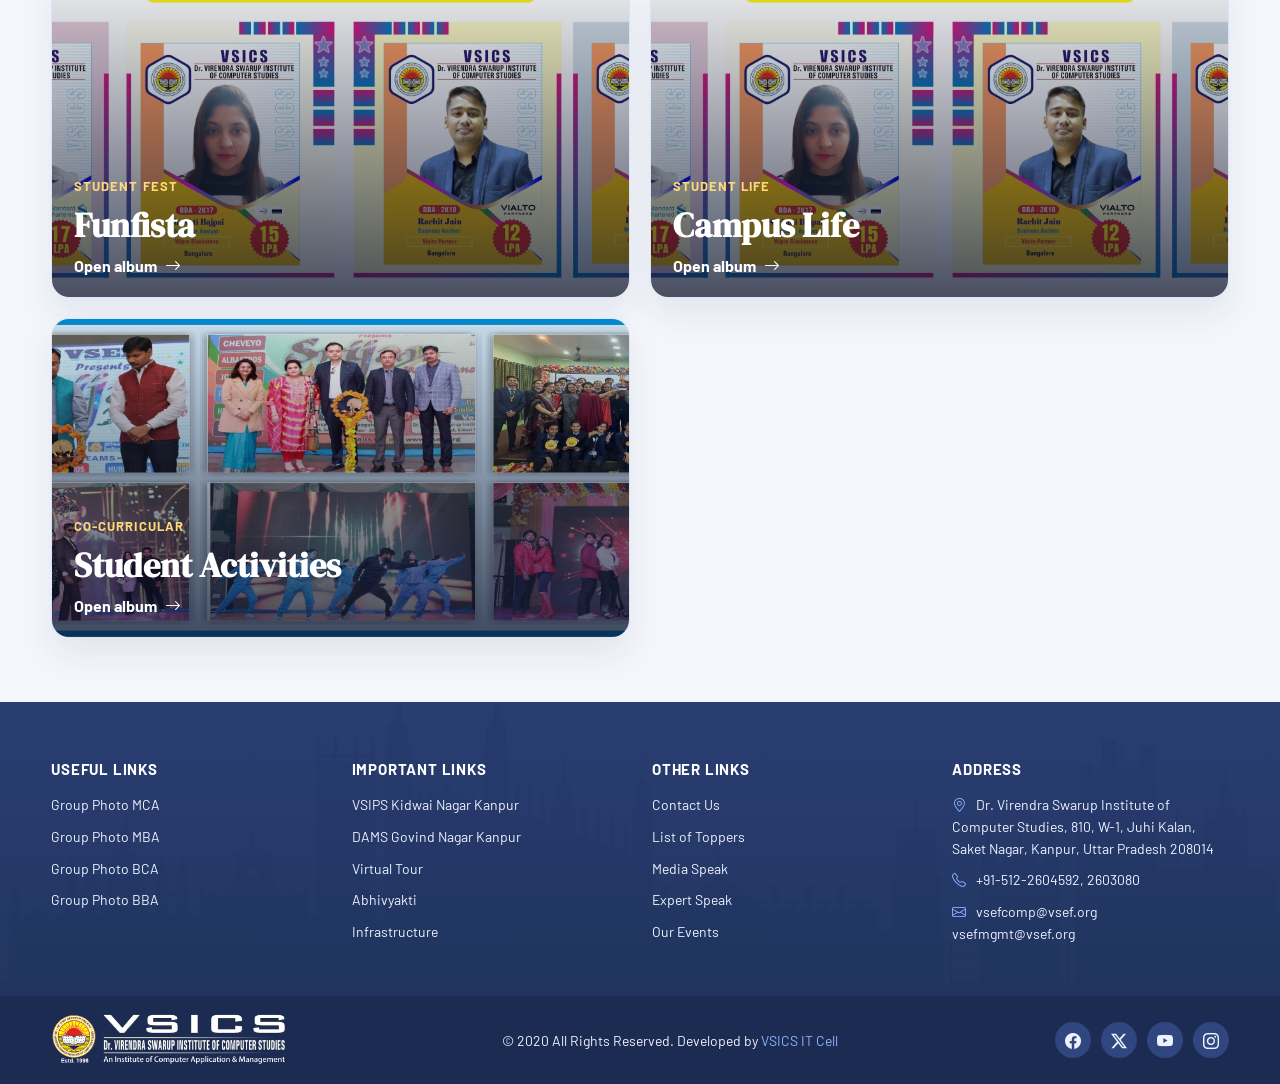
<file: gallery.html>
<!DOCTYPE html>
<html lang="en">
<head>
  <meta charset="UTF-8">
  <meta name="viewport" content="width=device-width, initial-scale=1.0">
  <title>Gallery | VSICS Kanpur</title>
  <link rel="icon" type="image/png" href="assets/title-logo-removebg-preview.png">
  <link rel="preconnect" href="https://fonts.googleapis.com">
  <link rel="preconnect" href="https://fonts.gstatic.com" crossorigin>
  <link href="https://fonts.googleapis.com/css2?family=Barlow:wght@400;500;600;700;800&family=DM+Serif+Display&display=swap" rel="stylesheet">
  <link rel="stylesheet" href="https://cdn.jsdelivr.net/npm/bootstrap-icons@1.11.3/font/bootstrap-icons.css">
  <link rel="stylesheet" href="style.css">
  <link rel="stylesheet" href="responsive.css">
</head>
<body>
  <div class="top-info-bar">
    <div class="container">
      <div class="info-left">
        <span><i class="bi bi-mortarboard-fill"></i> Quality Education</span>
        <span><i class="bi bi-briefcase-fill"></i> Top Placements</span>
        <span><i class="bi bi-currency-rupee"></i> Affordable Cost</span>
      </div>
      <div class="info-center">
        <img src="assets/logo.png" alt="VSICS Anniversary Logo">
      </div>
      <div class="info-right">
        <a href="tel:+915122604592">Contact Us</a>
        <a href="assets/brochure.pdf" target="_blank" rel="noopener"><i class="bi bi-book"></i></a>
        <a href="#" aria-label="Facebook"><i class="bi bi-facebook"></i></a>
        <a href="#" aria-label="Instagram"><i class="bi bi-instagram"></i></a>
        <a href="#" aria-label="YouTube"><i class="bi bi-youtube"></i></a>
      </div>
    </div>
  </div>

  <header class="main-header">
    <div class="container nav-wrap">
      <a href="index.html" class="brand">
        <img src="assets/new.png" alt="VSICS Kanpur">
      </a>

      <button class="menu-toggle" type="button" aria-label="Toggle navigation" aria-expanded="false" aria-controls="main-nav">
        <span></span>
        <span></span>
        <span></span>
      </button>

      <nav id="main-nav" class="main-nav">
        <ul>
          <li><a href="index.html">Home</a></li>
          <li><a href="index.html#about">About-Us</a></li>
          <li><a href="index.html#courses">Courses</a></li>
          <li><a href="gallery.html">Gallery</a></li>
          <li><a href="index.html#testimonials">Placements</a></li>
          <li><a href="index.html#notice">Notice</a></li>
        </ul>
      </nav>

      <a href="admission-enquiry.html" class="admission-btn">Admission Enquiry</a>
    </div>
  </header>

  <section class="gallery-page-hero">
    <div class="container">
      <p class="media-kicker">VSICS Gallery</p>
      <h1>Campus Events, Celebrations And Student Life</h1>
      <p>Explore photo albums from annual functions, seminars, student activities and life at VSICS Kanpur.</p>
    </div>
  </section>

  <main class="gallery-page">
    <div class="container">
      <div class="album-grid">
        <a href="annual-fest-gallery.html" class="album-card">
          <img src="assets/img1.jpg" alt="Annual Fest">
          <div class="album-card-content">
            <p class="album-label">Featured Album</p>
            <h2>Annual Fest</h2>
            <span>View all pictures <i class="bi bi-arrow-right"></i></span>
          </div>
        </a>

        <a href="annual-fest-gallery.html#seminars" class="album-card">
          <img src="assets/img2.jpg" alt="Seminar Highlights">
          <div class="album-card-content">
            <p class="album-label">Academic Events</p>
            <h2>Seminar Highlights</h2>
            <span>Open album <i class="bi bi-arrow-right"></i></span>
          </div>
        </a>

        <a href="annual-fest-gallery.html#sports" class="album-card">
          <img src="assets/img5.png" alt="Sports Meet">
          <div class="album-card-content">
            <p class="album-label">Campus Sports</p>
            <h2>Sports Meet</h2>
            <span>Open album <i class="bi bi-arrow-right"></i></span>
          </div>
        </a>

        <a href="annual-fest-gallery.html#dance" class="album-card">
          <img src="assets/img6.png" alt="Dance Performances">
          <div class="album-card-content">
            <p class="album-label">Stage Performances</p>
            <h2>Dance Events</h2>
            <span>Open album <i class="bi bi-arrow-right"></i></span>
          </div>
        </a>

        <a href="annual-fest-gallery.html#freshers-party" class="album-card">
          <img src="assets/1.png" alt="Freshers Party">
          <div class="album-card-content">
            <p class="album-label">Welcome Event</p>
            <h2>Freshers Party</h2>
            <span>Open album <i class="bi bi-arrow-right"></i></span>
          </div>
        </a>

        <a href="annual-fest-gallery.html#shreejan" class="album-card">
          <img src="assets/shreejan/639725960_18095980898484517_5125697991422291279_n.webp" alt="Srijan">
          <div class="album-card-content">
            <p class="album-label">Creative Showcase</p>
            <h2>Srijan</h2>
            <span>Open album <i class="bi bi-arrow-right"></i></span>
          </div>
        </a>

        <a href="annual-fest-gallery.html#funfista" class="album-card">
          <img src="assets/img3.jpg" alt="Funfista">
          <div class="album-card-content">
            <p class="album-label">Student Fest</p>
            <h2>Funfista</h2>
            <span>Open album <i class="bi bi-arrow-right"></i></span>
          </div>
        </a>

        <a href="annual-fest-gallery.html#campus-life" class="album-card">
          <img src="assets/img3.jpg" alt="Campus Life">
          <div class="album-card-content">
            <p class="album-label">Student Life</p>
            <h2>Campus Life</h2>
            <span>Open album <i class="bi bi-arrow-right"></i></span>
          </div>
        </a>

        <a href="annual-fest-gallery.html#activities" class="album-card">
          <img src="assets/img4.png" alt="Student Activities">
          <div class="album-card-content">
            <p class="album-label">Co-Curricular</p>
            <h2>Student Activities</h2>
            <span>Open album <i class="bi bi-arrow-right"></i></span>
          </div>
        </a>
      </div>
    </div>
  </main>

  <footer class="main-footer">
    <div class="footer-top">
      <div class="container footer-grid">
        <div class="footer-col">
          <h4>USEFUL LINKS</h4>
          <ul>
            <li><a href="#">Group Photo MCA</a></li>
            <li><a href="#">Group Photo MBA</a></li>
            <li><a href="#">Group Photo BCA</a></li>
            <li><a href="#">Group Photo BBA</a></li>
          </ul>
        </div>
        <div class="footer-col">
          <h4>IMPORTANT LINKS</h4>
          <ul>
            <li><a href="#">VSIPS Kidwai Nagar Kanpur</a></li>
            <li><a href="#">DAMS Govind Nagar Kanpur</a></li>
            <li><a href="#">Virtual Tour</a></li>
            <li><a href="#">Abhivyakti</a></li>
            <li><a href="#">Infrastructure</a></li>
          </ul>
        </div>
        <div class="footer-col">
          <h4>OTHER LINKS</h4>
          <ul>
            <li><a href="#">Contact Us</a></li>
            <li><a href="#">List of Toppers</a></li>
            <li><a href="media6.html">Media Speak</a></li>
            <li><a href="#">Expert Speak</a></li>
            <li><a href="gallery.html">Our Events</a></li>
          </ul>
        </div>
        <div class="footer-col address">
          <h4>ADDRESS</h4>
          <p><i class="bi bi-geo-alt"></i> Dr. Virendra Swarup Institute of Computer Studies, 810, W-1, Juhi Kalan, Saket Nagar, Kanpur, Uttar Pradesh 208014</p>
          <p><i class="bi bi-telephone"></i> +91-512-2604592, 2603080</p>
          <p><i class="bi bi-envelope"></i> vsefcomp@vsef.org<br>vsefmgmt@vsef.org</p>
        </div>
      </div>
    </div>

    <div class="footer-bottom">
      <div class="container bottom-flex">
        <img src="assets/Web-VSICSkanpur-22222.png" alt="VSICS Footer Logo">
        <p>© 2020 All Rights Reserved. Developed by <span>VSICS IT Cell</span></p>
        <div class="social-icons">
          <a href="#" aria-label="Facebook"><i class="bi bi-facebook"></i></a>
          <a href="#" aria-label="Twitter"><i class="bi bi-twitter-x"></i></a>
          <a href="#" aria-label="YouTube"><i class="bi bi-youtube"></i></a>
          <a href="#" aria-label="Instagram"><i class="bi bi-instagram"></i></a>
        </div>
      </div>
    </div>
  </footer>

  <script src="script.js"></script>
</body>
</html>
</file>
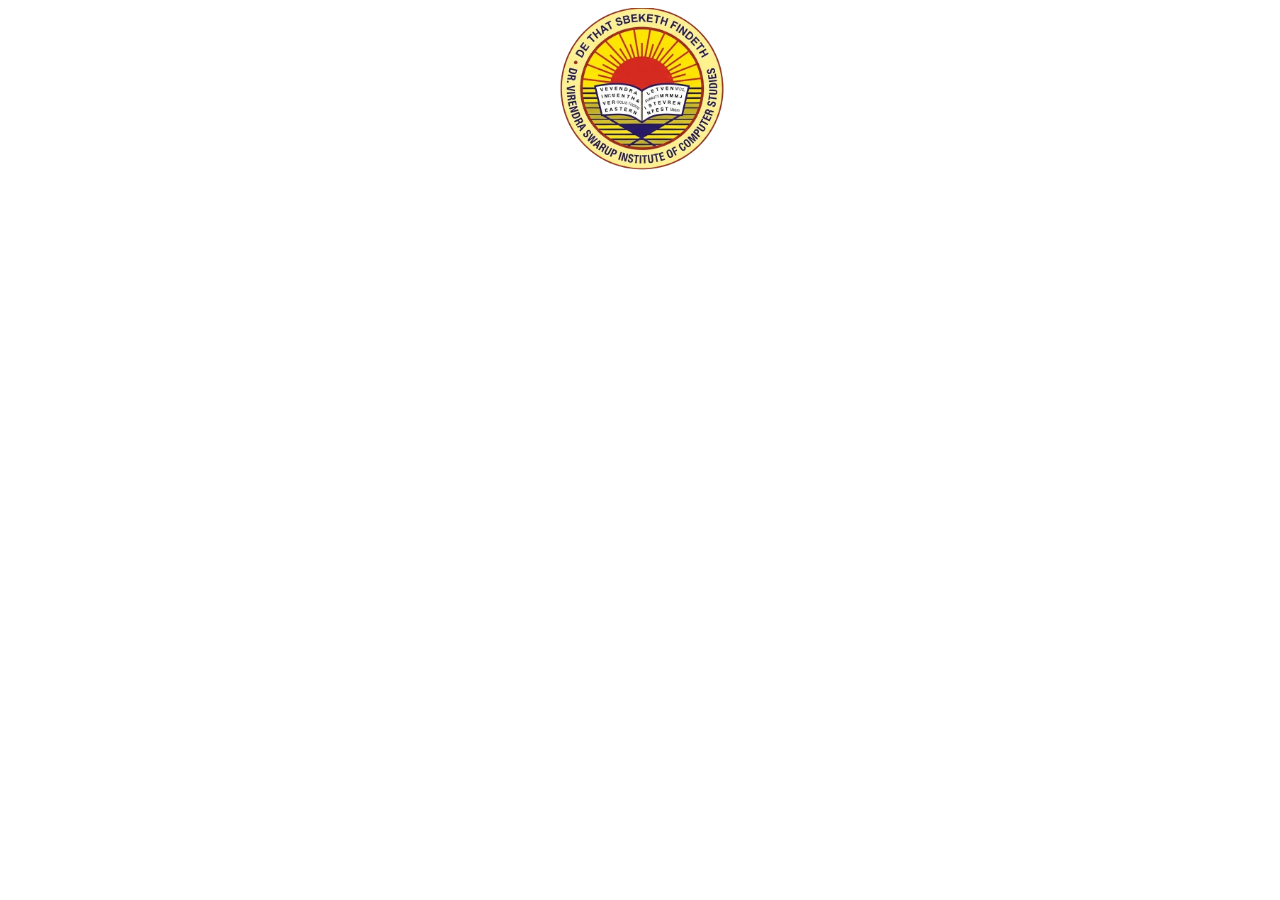
<file: loder.html>
<!DOCTYPE html>
<html lang="en">
<head>
  <meta charset="UTF-8">
  <title>Bookshelf Loader</title>
  <link rel="stylesheet" href="loader.css">
</head>
<body>

<!-- Loader -->
<div class="loader" id="loader">

  <!-- Logo -->
  <div class="logo-container">
    <img src="/assets/title-logo-removebg-preview.png" alt="VSICS Logo">
  </div>

  <div class="bookshelf_wrapper">
    <ul class="books_list">
      <li class="book_item first"></li>
      <li class="book_item second"></li>
      <li class="book_item third"></li>
      <li class="book_item fourth"></li>
      <li class="book_item fifth"></li>
      <li class="book_item sixth"></li>
    </ul>
    <div class="shelf"></div>
  </div>
</div>

<script>

  
</script>
</body>
</html>
</file>
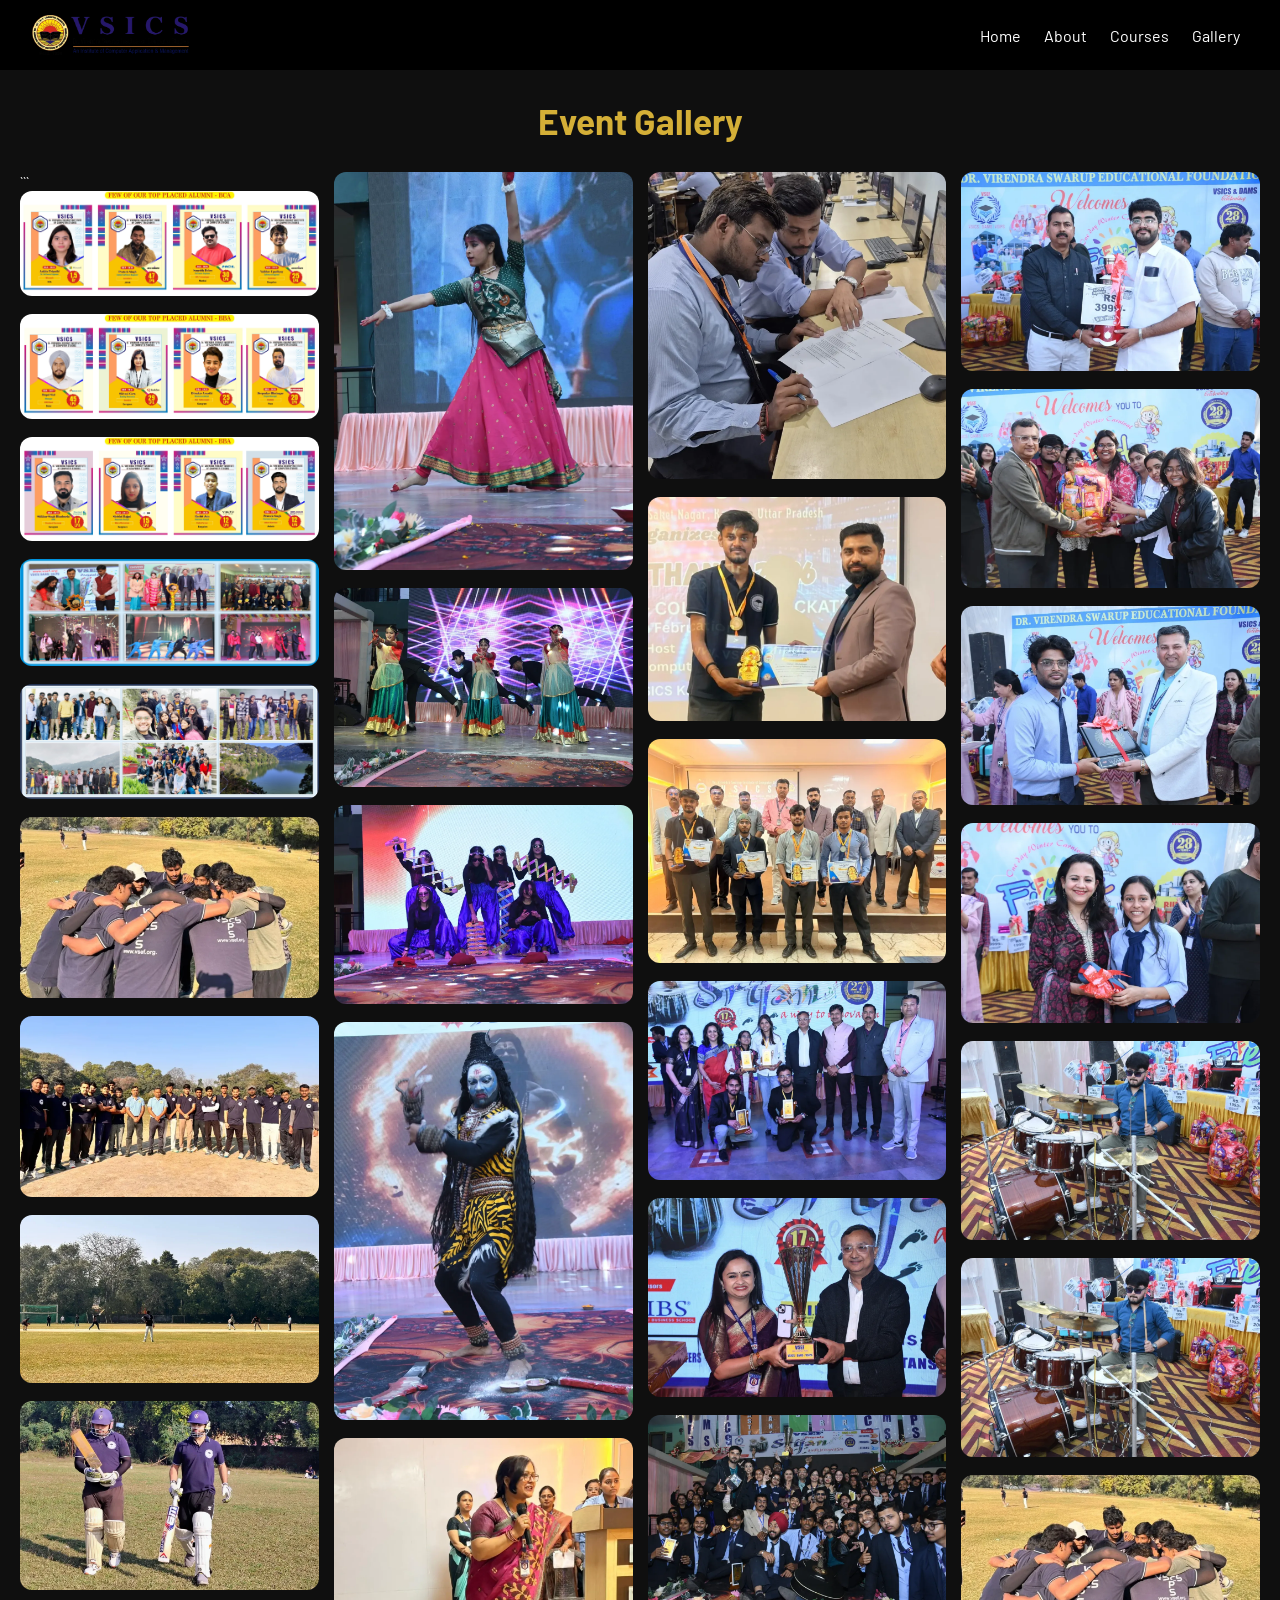
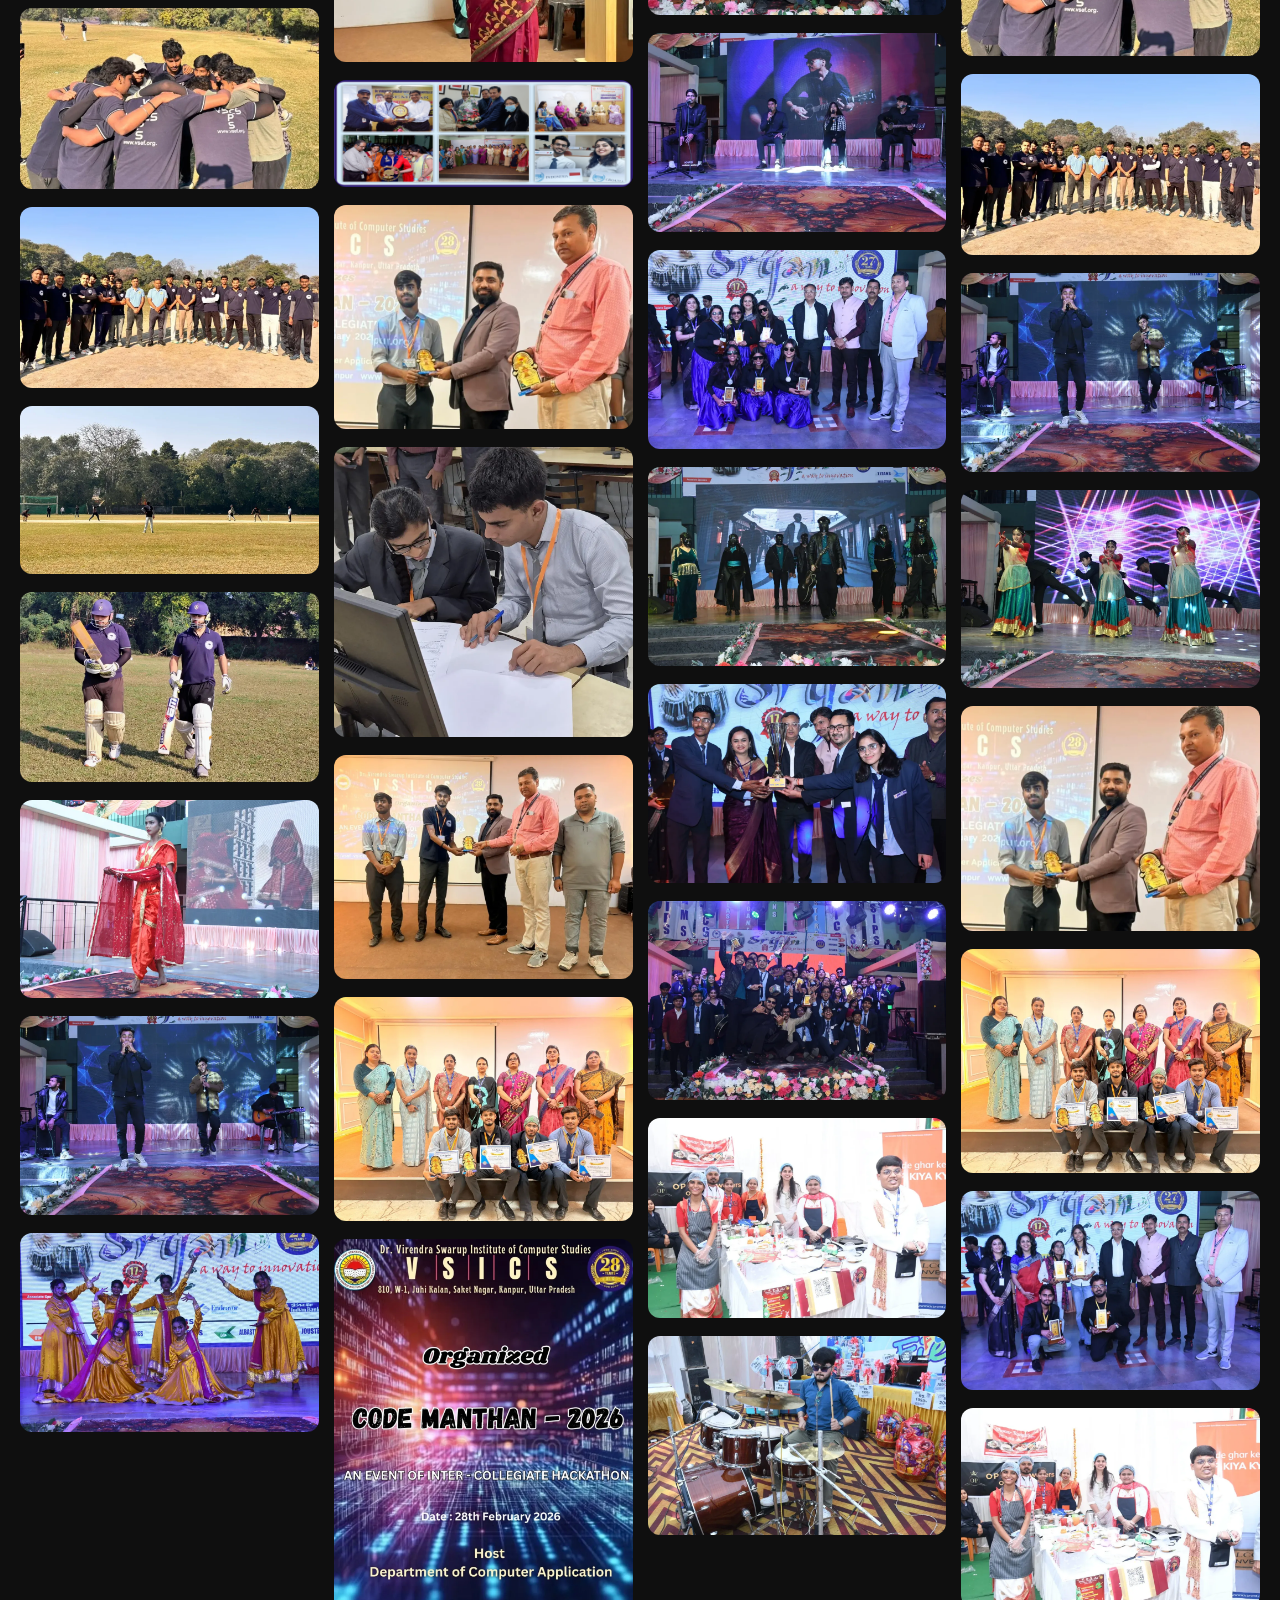
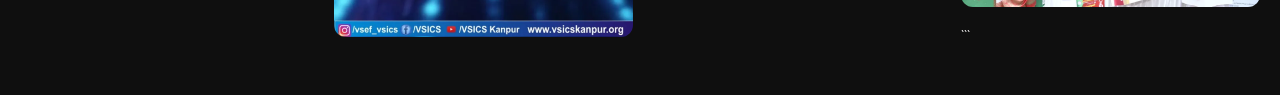
<file: media6.html>
<!DOCTYPE html>

<html lang="en">
<head>
  <meta charset="UTF-8">
  <meta name="viewport" content="width=device-width, initial-scale=1.0">
  <title>Event Gallery | VSICS Kanpur</title>

  <link rel="icon" type="image/png" href="assets/title-logo-removebg-preview.png">

  <link href="https://fonts.googleapis.com/css2?family=Barlow:wght@400;600;700&display=swap" rel="stylesheet">
  <link rel="stylesheet" href="https://cdn.jsdelivr.net/npm/bootstrap-icons@1.11.3/font/bootstrap-icons.css">

  <style>
    body {
      margin: 0;
      font-family: 'Barlow', sans-serif;
      background: #0f0f0f;
      color: white;
    }
    .main-header {
      padding: 15px 30px;
      display: flex;
      justify-content: space-between;
      align-items: center;
      background: #000;
    }

    .main-header img {
      height: 40px;
    }

    .nav a {
      color: white;
      margin: 0 10px;
      text-decoration: none;
    }


    .gallery-heading {
      text-align: center;
      color: #d4af37;
      margin: 30px 0;
      font-size: 2.2rem;
    }
    
    .photo-wall {
      column-count: 4;
      column-gap: 15px;
      padding: 0 20px 40px;
    }

    .photo-wall img {
      width: 100%;
      margin-bottom: 15px;
      border-radius: 12px;
      break-inside: avoid;
      cursor: pointer;
      transition: 0.3s ease;
    }

    .photo-wall img:hover {
      transform: scale(1.04);
      filter: brightness(1.05);
    }

    /* Responsive */
    @media (max-width: 1024px) {
      .photo-wall { column-count: 3; }
    }

    @media (max-width: 768px) {
      .photo-wall { column-count: 2; }
    }

    @media (max-width: 480px) {
      .photo-wall { column-count: 1; }
    }

    /* Lightbox */
    .lightbox {
      position: fixed;
      top: 0;
      left: 0;
      width: 100%;
      height: 100%;
      display: none;
      background: rgba(0,0,0,0.9);
      justify-content: center;
      align-items: center;
    }

    .lightbox img {
      max-width: 90%;
      max-height: 80%;
      border-radius: 10px;
    }

    .lightbox span {
      position: absolute;
      top: 30px;
      right: 40px;
      font-size: 40px;
      cursor: pointer;
    }
  </style>

</head>

<body>

  <header class="main-header">
    <img src="assets/new.png" alt="VSICS Logo">
    <div class="nav">
      <a href="index.html">Home</a>
      <a href="#">About</a>
      <a href="#">Courses</a>
      <a href="#">Gallery</a>
    </div>
  </header>

  <!-- Title -->

  <h2 class="gallery-heading">Event Gallery</h2>

  <!-- Gallery -->

  <div class="photo-wall">

```
<img src="assets/img1.jpg">
<img src="assets/img2.jpg">
<img src="assets/img3.jpg">
<img src="assets/img4.png">
<img src="assets/img5.png">
<img src="assets/pic/sport/625374131_18094670891484517_5747638280497113933_n.webp" alt="Sports 1">
          <img src="assets/pic/sport/625960245_18094670936484517_3459247351433084419_n.webp" alt="Sports 2">
          <img src="assets/pic/sport/626181403_18094670927484517_8783093209207574101_n.webp" alt="Sports 3">
          <img src="assets/pic/sport/626831260_18094670909484517_808005104944935000_n.webp" alt="Sports 4">
          <img src="assets/pic/sport/625374131_18094670891484517_5747638280497113933_n.webp" alt="Sports 5">
          <img src="assets/pic/sport/625960245_18094670936484517_3459247351433084419_n.webp" alt="Sports 6">
          <img src="assets/pic/sport/626181403_18094670927484517_8783093209207574101_n.webp" alt="Sports 7">
          <img src="assets/pic/sport/626831260_18094670909484517_808005104944935000_n.webp" alt="Sports 8">
<img src="assets/pic/627641828_18095438888484517_2400853288368182301_n.webp" alt="Dance 1">
          <img src="assets/pic/628016308_18095438987484517_4837197036214614014_n.webp" alt="Dance 2">
          <img src="assets/pic/628462961_18095438978484517_1658702087463522302_n.webp" alt="Dance 3">
          <img src="assets/pic/628764653_18095438924484517_3659446302760869711_n.webp" alt="Dance 4">
          <img src="assets/pic/629203345_18095438933484517_506670129139198680_n.webp" alt="Dance 5">
          <img src="assets/pic/630073514_18095438960484517_4798754943713446128_n.webp" alt="Dance 6">
          <img src="assets/pic/630120052_18095438915484517_2880555593540162276_n.webp" alt="Dance 7">
          <img src="assets/pic/640404551_18096998372484517_6072199130222161190_n.webp" alt="Dance 8">
<img src="assets/img6.png">
<img src="assets/pic/tech/641157838_18096998318484517_7739814200961908108_n.webp" alt="Tech Events 1">
          <img src="assets/pic/tech/641229451_18096919925484517_509131692695705152_n.webp" alt="Tech Events 2">
          <img src="assets/pic/tech/641761901_18096998309484517_8654692305284510712_n.webp" alt="Tech Events 3">
          <img src="assets/pic/tech/642533521_18096998327484517_5817878188141586527_n.webp" alt="Tech Events 4">
          <img src="assets/pic/tech/642543346_18096919895484517_3444807149359890430_n.webp" alt="Tech Events 5">
          <img src="assets/pic/tech/645450449_18096919943484517_4793207810690876649_n.webp" alt="Tech Events 6">
          <img src="assets/pic/tech/642705980_18096998363484517_8230692644853628041_n.webp" alt="Tech Events 7">
          <img src="assets/pic/tech/645626560_18096998381484517_8459175796166509670_n.webp" alt="Tech Events 8">
<img src="assets/shreejan/636976175_18095980862484517_5198222662976598049_n.webp" alt="Shreejan 1">
          <img src="assets/shreejan/639725960_18095980898484517_5125697991422291279_n.webp" alt="Shreejan 2">
          <img src="assets/shreejan/628635197_18095980934484517_2332249475759409446_n.webp" alt="Shreejan 3">
          <img src="assets/shreejan/629909534_18095688851484517_8173742548889624728_n.webp" alt="Shreejan 4">
          <img src="assets/shreejan/638282288_18095980889484517_6246179214791823460_n.webp" alt="Shreejan 5">
          <img src="assets/shreejan/629263801_18095688914484517_9151300150087438567_n.webp" alt="Shreejan 6">
          <img src="assets/shreejan/633362587_18095980907484517_6042103794223876559_n.webp" alt="Shreejan 7">
          <img src="assets/shreejan/632535554_18095980916484517_5528337669515956249_n.webp" alt="Shreejan 8">
<img src="assets/pic/funfista/627747190_18095155214484517_2442061241845042006_n.webp" alt="Funfista 1">
          <img src="assets/pic/funfista/628157516_18095155259484517_4371397761734492176_n.webp" alt="Funfista 2">
          <img  src="assets/pic/funfista/629089683_18095155223484517_8447211200506692388_n.webp" alt="Funfista 3">
          <img  src="assets/pic/funfista/629347799_18095155295484517_8852077233675884393_n.webp" alt="Funfista 4">
          <img  src="assets/pic/funfista/629469615_18095155250484517_8720974671390834924_n.webp" alt="Funfista 5">
          <img  src="assets/pic/funfista/630152502_18095155241484517_8021457825537291827_n.webp" alt="Funfista 6">
          <img  src="assets/pic/funfista/628157516_18095155259484517_4371397761734492176_n.webp" alt="Funfista 7">
          <img  src="assets/pic/funfista/628157516_18095155259484517_4371397761734492176_n.webp" alt="Funfista 8">
<img src="assets/pic/sport/625374131_18094670891484517_5747638280497113933_n.webp">
<img src="assets/pic/sport/625960245_18094670936484517_3459247351433084419_n.webp">

<img src="assets/pic/628016308_18095438987484517_4837197036214614014_n.webp">
<img src="assets/pic/629203345_18095438933484517_506670129139198680_n.webp">

<img src="assets/pic/tech/641157838_18096998318484517_7739814200961908108_n.webp">
<img src="assets/pic/tech/642533521_18096998327484517_5817878188141586527_n.webp">

<img src="assets/shreejan/636976175_18095980862484517_5198222662976598049_n.webp">

<img src="assets/pic/funfista/627747190_18095155214484517_2442061241845042006_n.webp">
```

  </div>

  <div class="lightbox" id="lightbox">
    <span onclick="closeLightbox()">&times;</span>
    <img id="lightbox-img">
  </div>

  <script>
    const images = document.querySelectorAll(".photo-wall img");
    const lightbox = document.getElementById("lightbox");
    const lightboxImg = document.getElementById("lightbox-img");

    images.forEach(img => {
      img.addEventListener("click", () => {
        lightbox.style.display = "flex";
        lightboxImg.src = img.src;
      });
    });

    function closeLightbox() {
      lightbox.style.display = "none";
    }
  </script>

</body>
</html>
</file>
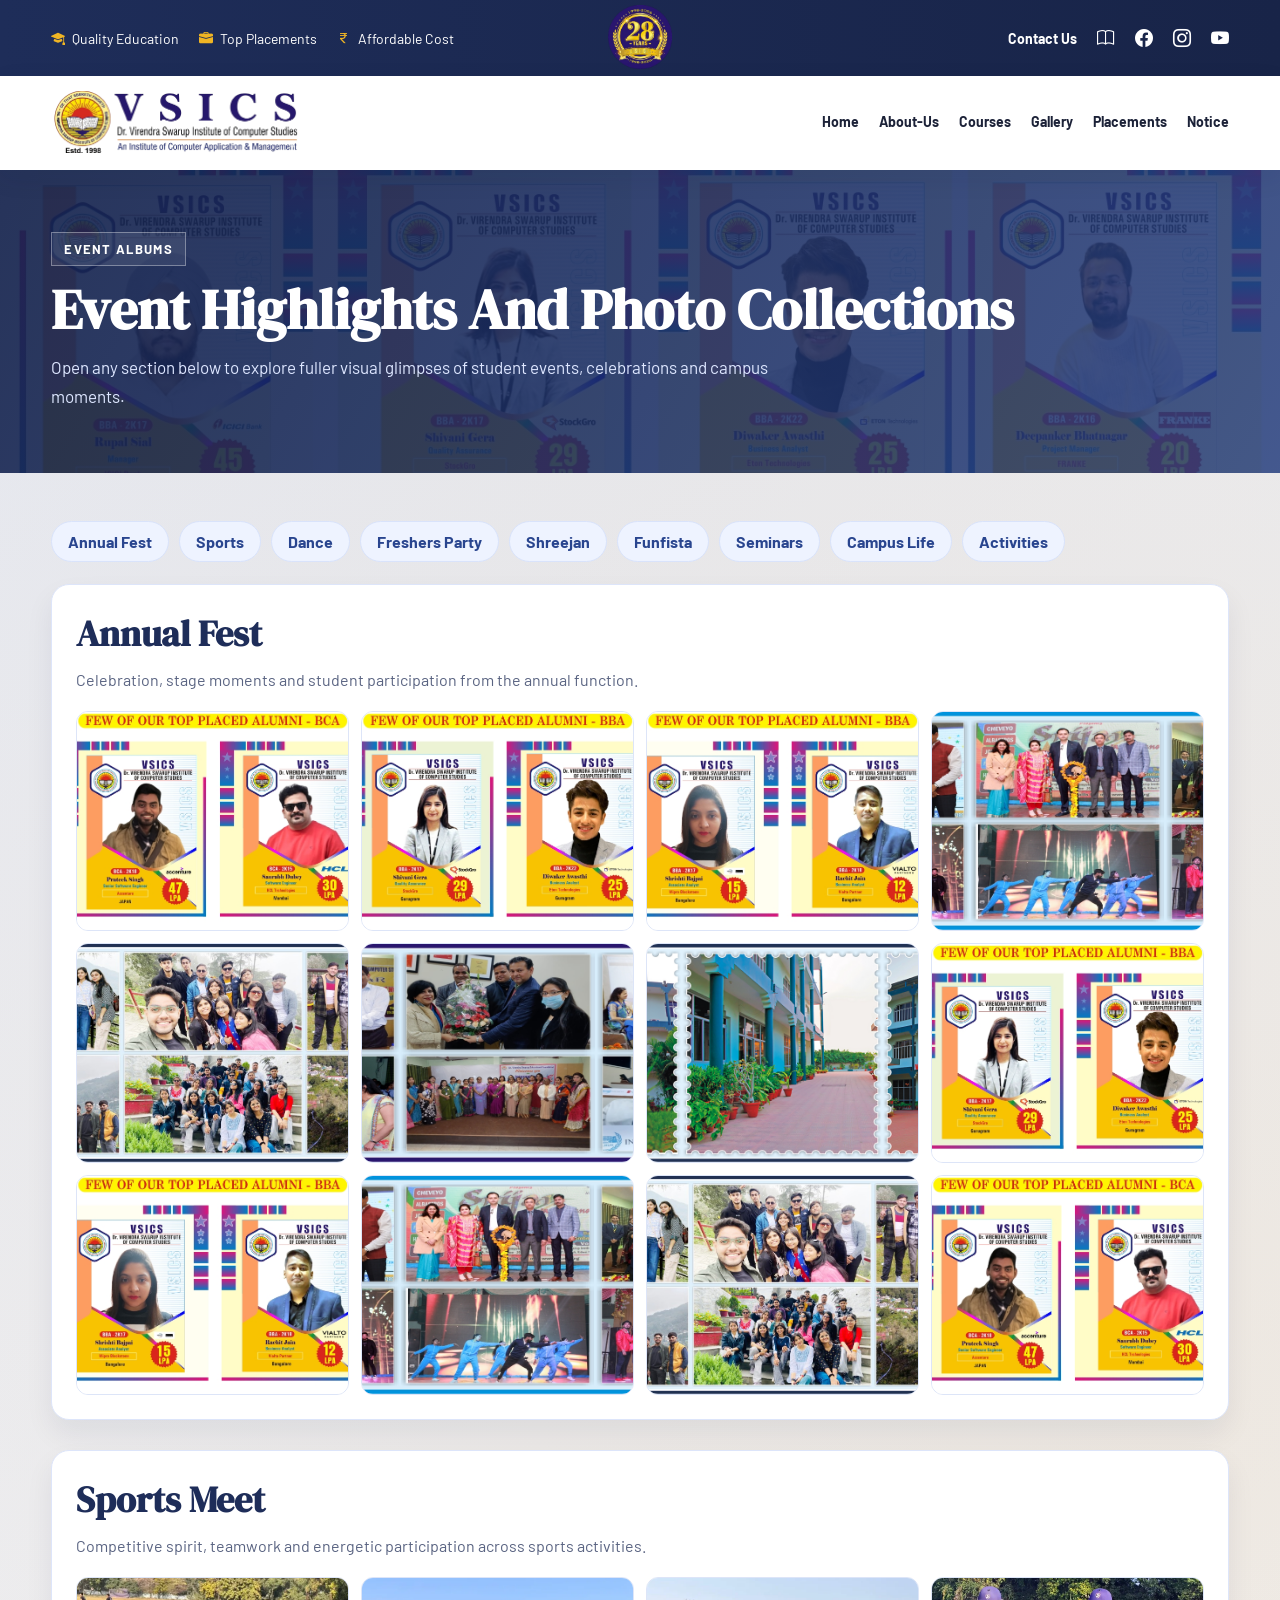
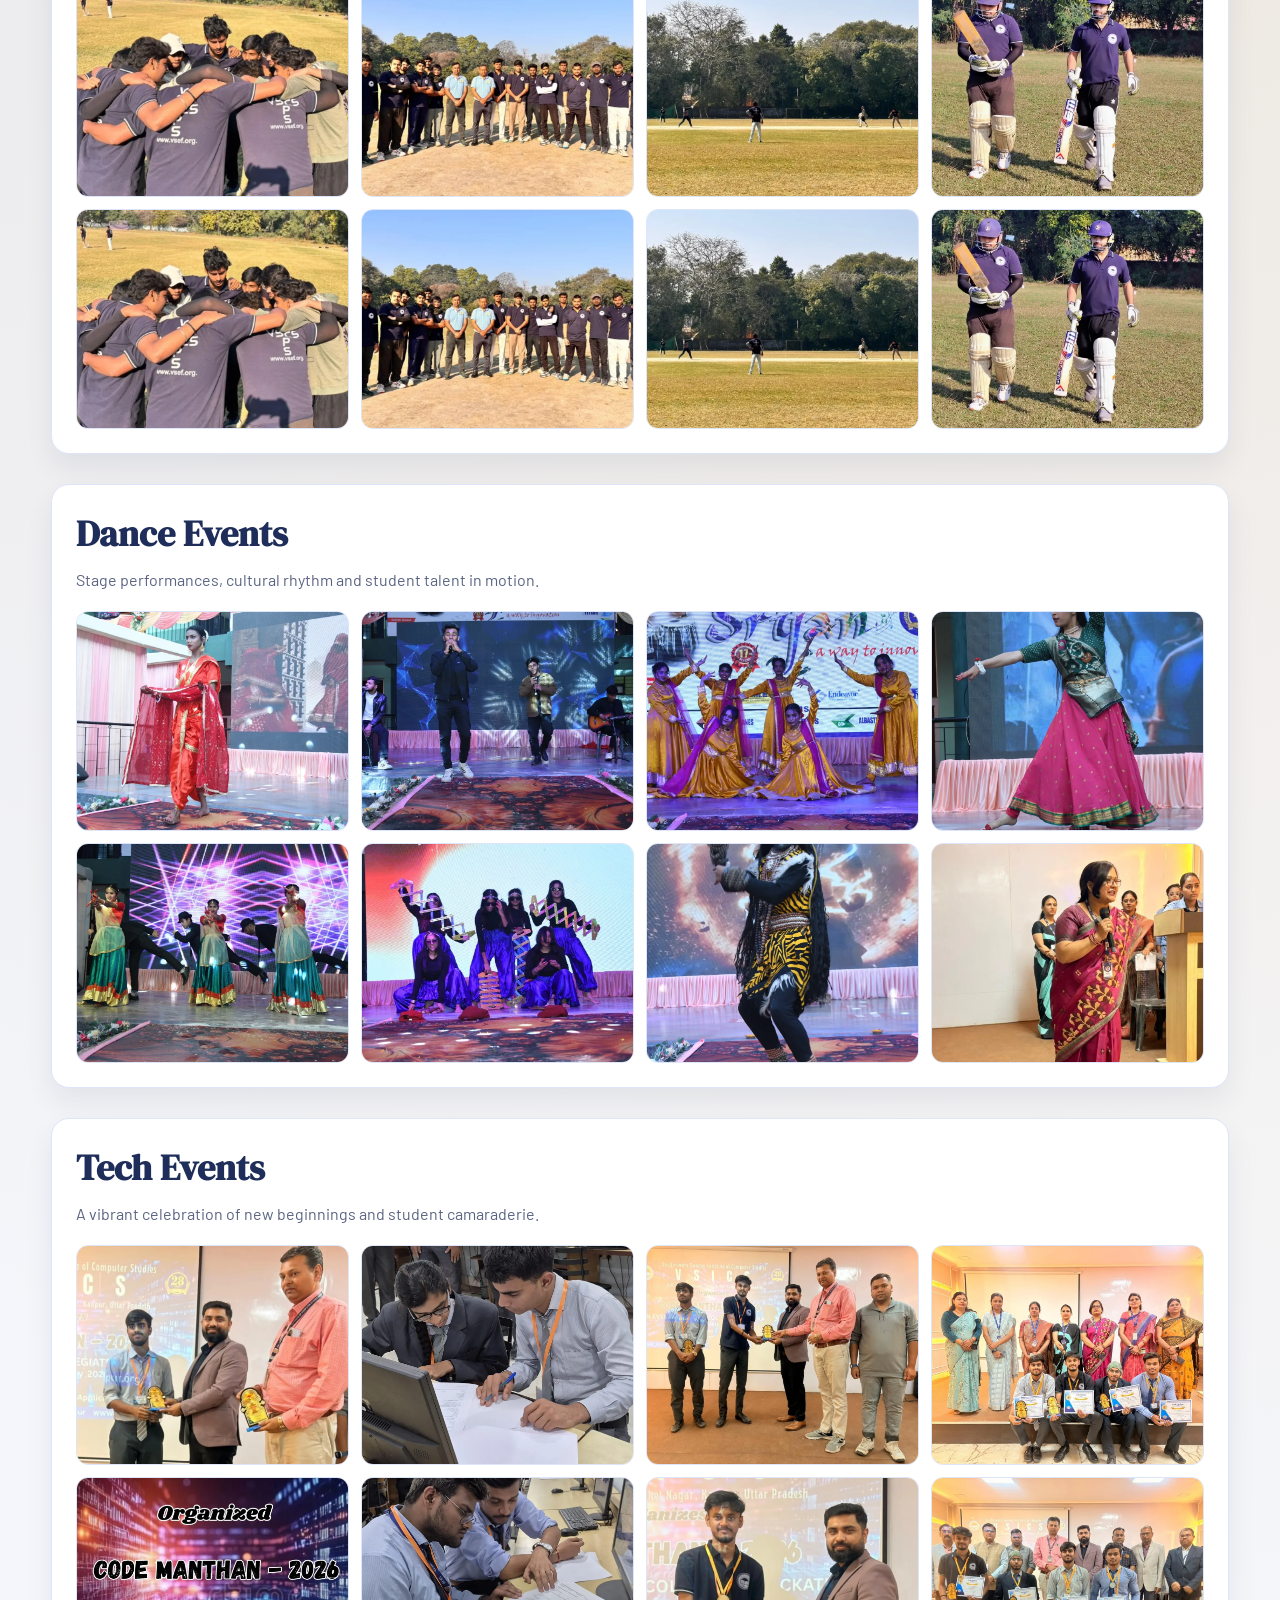
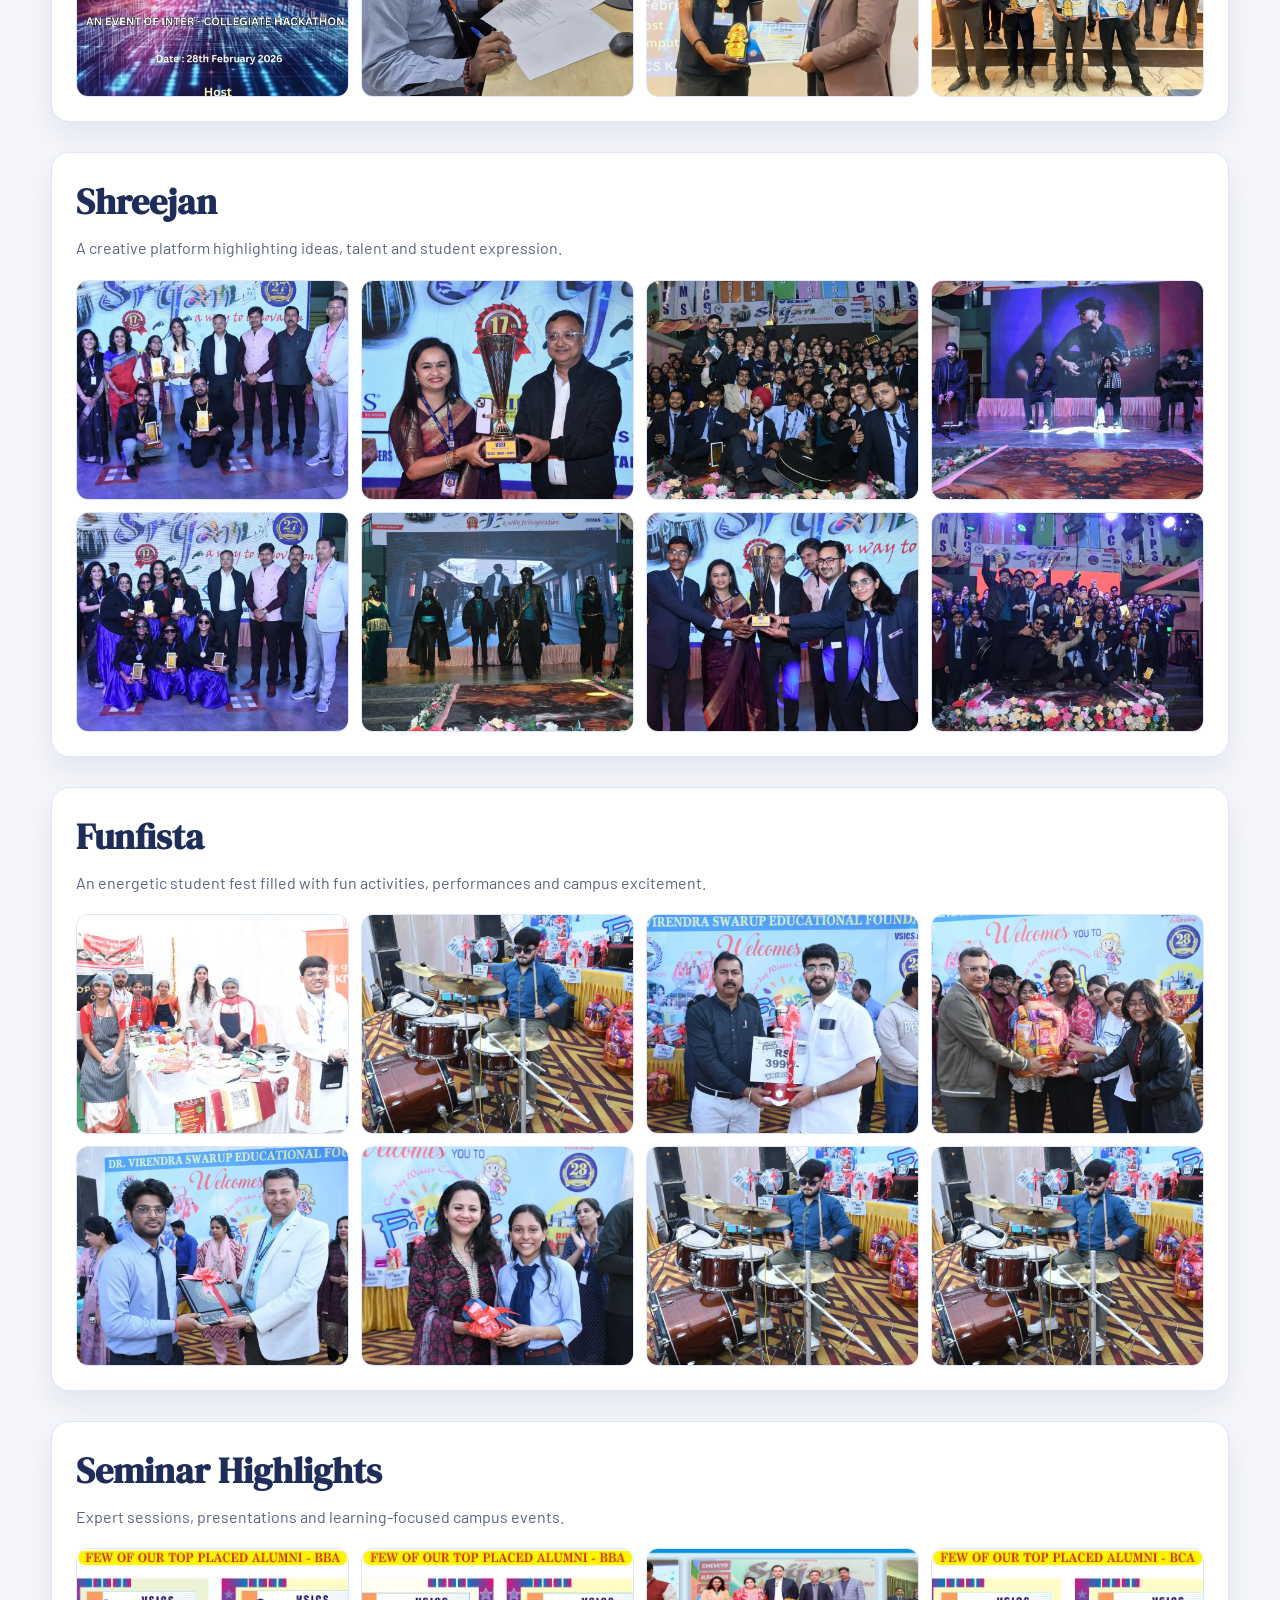
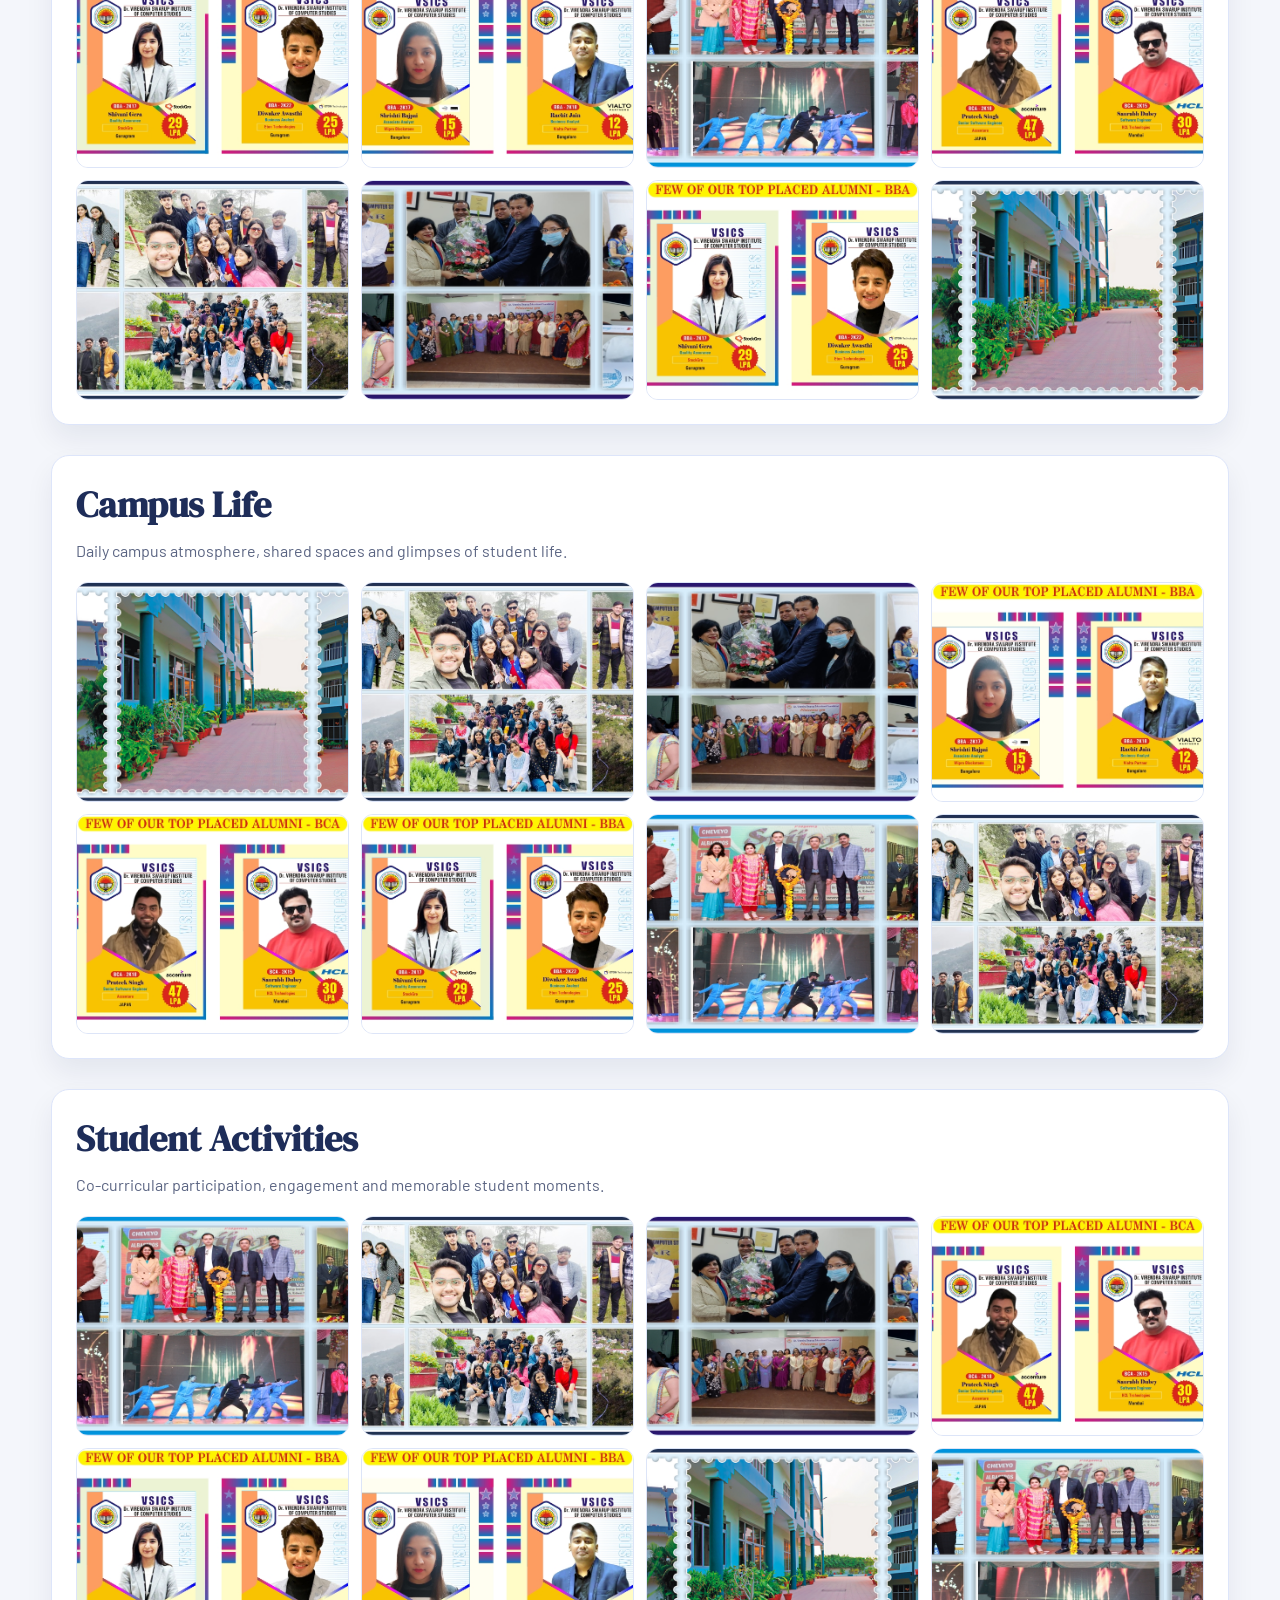
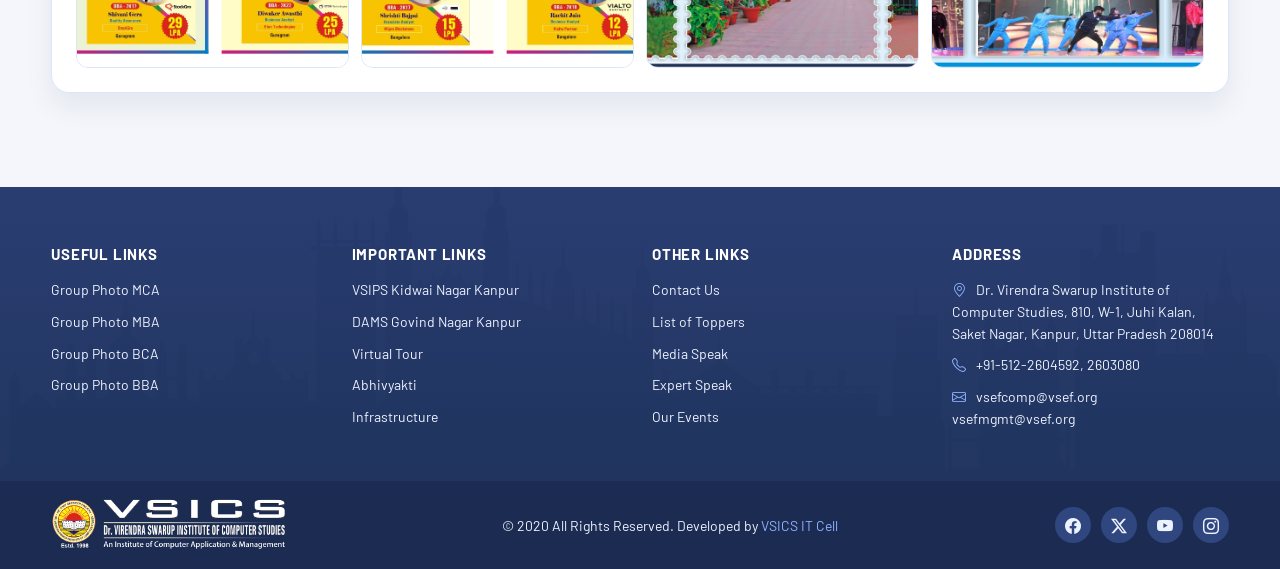
<file: sport.html>
<!DOCTYPE html>
<html lang="en">
<head>
  <meta charset="UTF-8">
  <meta name="viewport" content="width=device-width, initial-scale=1.0">
  <title>Event Gallery | VSICS Kanpur</title>
  <link rel="icon" type="image/png" href="assets/title-logo-removebg-preview.png">
  <link rel="preconnect" href="https://fonts.googleapis.com">
  <link rel="preconnect" href="https://fonts.gstatic.com" crossorigin>
  <link href="https://fonts.googleapis.com/css2?family=Barlow:wght@400;500;600;700;800&family=DM+Serif+Display&display=swap" rel="stylesheet">
  <link rel="stylesheet" href="https://cdn.jsdelivr.net/npm/bootstrap-icons@1.11.3/font/bootstrap-icons.css">
  <link rel="stylesheet" href="style.css">
  <link rel="stylesheet" href="responsive.css">
</head>
<body>
  <div class="top-info-bar">
    <div class="container">
      <div class="info-left">
        <span><i class="bi bi-mortarboard-fill"></i> Quality Education</span>
        <span><i class="bi bi-briefcase-fill"></i> Top Placements</span>
        <span><i class="bi bi-currency-rupee"></i> Affordable Cost</span>
      </div>
      <div class="info-center">
        <img src="assets/logo.png" alt="VSICS Anniversary Logo">
      </div>
      <div class="info-right">
        <a href="tel:+915122604592">Contact Us</a>
        <a href="assets/brochure.pdf" target="_blank" rel="noopener"><i class="bi bi-book"></i></a>
        <a href="#" aria-label="Facebook"><i class="bi bi-facebook"></i></a>
        <a href="#" aria-label="Instagram"><i class="bi bi-instagram"></i></a>
        <a href="#" aria-label="YouTube"><i class="bi bi-youtube"></i></a>
      </div>
    </div>
  </div>

  <header class="main-header">
    <div class="container nav-wrap">
      <a href="index.html" class="brand">
        <img src="assets/new.png" alt="VSICS Kanpur">
      </a>

      <button class="menu-toggle" type="button" aria-label="Toggle navigation" aria-expanded="false" aria-controls="main-nav">
        <span></span>
        <span></span>
        <span></span>
      </button>

      <nav id="main-nav" class="main-nav">
        <ul>
          <li><a href="index.html">Home</a></li>
          <li><a href="index.html#about">About-Us</a></li>
          <li><a href="index.html#courses">Courses</a></li>
          <li><a href="gallery.html">Gallery</a></li>
          <li><a href="index.html#testimonials">Placements</a></li>
          <li><a href="index.html#notice">Notice</a></li>
        </ul>
      </nav>

    </div>
  </header>

  <section class="gallery-page-hero">
    <div class="container">
      <p class="media-kicker">Event Albums</p>
      <h1>Event Highlights And Photo Collections</h1>
      <p>Open any section below to explore fuller visual glimpses of student events, celebrations and campus moments.</p>
    </div>
  </section>

  <main class="album-page">
    <div class="container">
      <div class="album-tabs">
        <a href="#annual-fest" class="album-tab">Annual Fest</a>
        <a href="#sports" class="album-tab">Sports</a>
        <a href="#dance" class="album-tab">Dance</a>
        <a href="#freshers-party" class="album-tab">Freshers Party</a>
        <a href="#shreejan" class="album-tab">Shreejan</a>
        <a href="#funfista" class="album-tab">Funfista</a>
        <a href="#seminars" class="album-tab">Seminars</a>
        <a href="#campus-life" class="album-tab">Campus Life</a>
        <a href="#activities" class="album-tab">Activities</a>
      </div>

      <section class="album-section" id="annual-fest">
        <div class="album-section-head">
          <h2>Annual Fest</h2>
          <p>Celebration, stage moments and student participation from the annual function.</p>
        </div>
        <div class="photo-wall">
          <img src="assets/img1.jpg" alt="Annual fest 1">
          <img src="assets/img2.jpg" alt="Annual fest 2">
          <img src="assets/img3.jpg" alt="Annual fest 3">
          <img src="assets/img4.png" alt="Annual fest 4">
          <img src="assets/img5.png" alt="Annual fest 5">
          <img src="assets/img6.png" alt="Annual fest 6">
          <img src="assets/1.png" alt="Annual fest 7">
          <img src="assets/img2.jpg" alt="Annual fest 8">
          <img src="assets/img3.jpg" alt="Annual fest 9">
          <img src="assets/img4.png" alt="Annual fest 10">
          <img src="assets/img5.png" alt="Annual fest 11">
          <img src="assets/img1.jpg" alt="Annual fest 12">
        </div>
      </section>

      <section class="album-section" id="sports">
        <div class="album-section-head">
          <h2>Sports Meet</h2>
          <p>Competitive spirit, teamwork and energetic participation across sports activities.</p>
        </div>
        <div class="photo-wall">
          <img src="assets/pic/sport/625374131_18094670891484517_5747638280497113933_n.webp" alt="Sports 1">
          <img src="assets/pic/sport/625960245_18094670936484517_3459247351433084419_n.webp" alt="Sports 2">
          <img src="assets/pic/sport/626181403_18094670927484517_8783093209207574101_n.webp" alt="Sports 3">
          <img src="assets/pic/sport/626831260_18094670909484517_808005104944935000_n.webp" alt="Sports 4">
          <img src="assets/pic/sport/625374131_18094670891484517_5747638280497113933_n.webp" alt="Sports 5">
          <img src="assets/pic/sport/625960245_18094670936484517_3459247351433084419_n.webp" alt="Sports 6">
          <img src="assets/pic/sport/626181403_18094670927484517_8783093209207574101_n.webp" alt="Sports 7">
          <img src="assets/pic/sport/626831260_18094670909484517_808005104944935000_n.webp" alt="Sports 8">
        </div>
      </section>

      <section class="album-section" id="dance">
        <div class="album-section-head">
          <h2>Dance Events</h2>
          <p>Stage performances, cultural rhythm and student talent in motion.</p>
        </div>
        <div class="photo-wall">
          <img src="assets/pic/627641828_18095438888484517_2400853288368182301_n.webp" alt="Dance 1">
          <img src="assets/pic/628016308_18095438987484517_4837197036214614014_n.webp" alt="Dance 2">
          <img src="assets/pic/628462961_18095438978484517_1658702087463522302_n.webp" alt="Dance 3">
          <img src="assets/pic/628764653_18095438924484517_3659446302760869711_n.webp" alt="Dance 4">
          <img src="assets/pic/629203345_18095438933484517_506670129139198680_n.webp" alt="Dance 5">
          <img src="assets/pic/630073514_18095438960484517_4798754943713446128_n.webp" alt="Dance 6">
          <img src="assets/pic/630120052_18095438915484517_2880555593540162276_n.webp" alt="Dance 7">
          <img src="assets/pic/640404551_18096998372484517_6072199130222161190_n.webp" alt="Dance 8">
        </div>
      </section>

      <section class="album-section" id="freshers-party">
        <div class="album-section-head">
          <h2>Tech Events</h2>
          <p>A vibrant celebration of new beginnings and student camaraderie.</p>
        </div>
        <div class="photo-wall">
          <img src="assets/pic/tech/641157838_18096998318484517_7739814200961908108_n.webp" alt="Tech Events 1">
          <img src="assets/pic/tech/641229451_18096919925484517_509131692695705152_n.webp" alt="Tech Events 2">
          <img src="assets/pic/tech/641761901_18096998309484517_8654692305284510712_n.webp" alt="Tech Events 3">
          <img src="assets/pic/tech/642533521_18096998327484517_5817878188141586527_n.webp" alt="Tech Events 4">
          <img src="assets/pic/tech/642543346_18096919895484517_3444807149359890430_n.webp" alt="Tech Events 5">
          <img src="assets/pic/tech/645450449_18096919943484517_4793207810690876649_n.webp" alt="Tech Events 6">
          <img src="assets/pic/tech/642705980_18096998363484517_8230692644853628041_n.webp" alt="Tech Events 7">
          <img src="assets/pic/tech/645626560_18096998381484517_8459175796166509670_n.webp" alt="Tech Events 8">
        </div>
      </section>

      <section class="album-section" id="shreejan">
        <div class="album-section-head">
          <h2>Shreejan</h2>
          <p>A creative platform highlighting ideas, talent and student expression.</p>
        </div>
        <div class="photo-wall">
          <img src="assets/shreejan/636976175_18095980862484517_5198222662976598049_n.webp" alt="Shreejan 1">
          <img src="assets/shreejan/639725960_18095980898484517_5125697991422291279_n.webp" alt="Shreejan 2">
          <img src="assets/shreejan/628635197_18095980934484517_2332249475759409446_n.webp" alt="Shreejan 3">
          <img src="assets/shreejan/629909534_18095688851484517_8173742548889624728_n.webp" alt="Shreejan 4">
          <img src="assets/shreejan/638282288_18095980889484517_6246179214791823460_n.webp" alt="Shreejan 5">
          <img src="assets/shreejan/629263801_18095688914484517_9151300150087438567_n.webp" alt="Shreejan 6">
          <img src="assets/shreejan/633362587_18095980907484517_6042103794223876559_n.webp" alt="Shreejan 7">
          <img src="assets/shreejan/632535554_18095980916484517_5528337669515956249_n.webp" alt="Shreejan 8">
        </div>
      </section>

      <section class="album-section" id="funfista">
        <div class="album-section-head">
          <h2>Funfista</h2>
          <p>An energetic student fest filled with fun activities, performances and campus excitement.</p>
        </div>
        <div class="photo-wall">
          <img src="assets/pic/funfista/627747190_18095155214484517_2442061241845042006_n.webp" alt="Funfista 1">
          <img src="assets/pic/funfista/628157516_18095155259484517_4371397761734492176_n.webp" alt="Funfista 2">
          <img  src="assets/pic/funfista/629089683_18095155223484517_8447211200506692388_n.webp" alt="Funfista 3">
          <img  src="assets/pic/funfista/629347799_18095155295484517_8852077233675884393_n.webp" alt="Funfista 4">
          <img  src="assets/pic/funfista/629469615_18095155250484517_8720974671390834924_n.webp" alt="Funfista 5">
          <img  src="assets/pic/funfista/630152502_18095155241484517_8021457825537291827_n.webp" alt="Funfista 6">
          <img  src="assets/pic/funfista/628157516_18095155259484517_4371397761734492176_n.webp" alt="Funfista 7">
          <img  src="assets/pic/funfista/628157516_18095155259484517_4371397761734492176_n.webp" alt="Funfista 8">
        </div>
      </section>

      <section class="album-section" id="seminars">
        <div class="album-section-head">
          <h2>Seminar Highlights</h2>
          <p>Expert sessions, presentations and learning-focused campus events.</p>
        </div>
        <div class="photo-wall">
          <img src="assets/img2.jpg" alt="Seminar 1">
          <img src="assets/img3.jpg" alt="Seminar 2">
          <img src="assets/img4.png" alt="Seminar 3">
          <img src="assets/img1.jpg" alt="Seminar 4">
          <img src="assets/img5.png" alt="Seminar 5">
          <img src="assets/img6.png" alt="Seminar 6">
          <img src="assets/img2.jpg" alt="Seminar 7">
          <img src="assets/1.png" alt="Seminar 8">
        </div>
      </section>

      <section class="album-section" id="campus-life">
        <div class="album-section-head">
          <h2>Campus Life</h2>
          <p>Daily campus atmosphere, shared spaces and glimpses of student life.</p>
        </div>
        <div class="photo-wall">
          <img src="assets/1.png" alt="Campus life 1">
          <img src="assets/img5.png" alt="Campus life 2">
          <img src="assets/img6.png" alt="Campus life 3">
          <img src="assets/img3.jpg" alt="Campus life 4">
          <img src="assets/img1.jpg" alt="Campus life 5">
          <img src="assets/img2.jpg" alt="Campus life 6">
          <img src="assets/img4.png" alt="Campus life 7">
          <img src="assets/img5.png" alt="Campus life 8">
        </div>
      </section>

      <section class="album-section" id="activities">
        <div class="album-section-head">
          <h2>Student Activities</h2>
          <p>Co-curricular participation, engagement and memorable student moments.</p>
        </div>
        <div class="photo-wall">
          <img src="assets/img4.png" alt="Activity 1">
          <img src="assets/img5.png" alt="Activity 2">
          <img src="assets/img6.png" alt="Activity 3">
          <img src="assets/img1.jpg" alt="Activity 4">
          <img src="assets/img2.jpg" alt="Activity 5">
          <img src="assets/img3.jpg" alt="Activity 6">
          <img src="assets/1.png" alt="Activity 7">
          <img src="assets/img4.png" alt="Activity 8">
        </div>
      </section>
    </div>
  </main>

  <footer class="main-footer">
    <div class="footer-top">
      <div class="container footer-grid">
        <div class="footer-col">
          <h4>USEFUL LINKS</h4>
          <ul>
            <li><a href="#">Group Photo MCA</a></li>
            <li><a href="#">Group Photo MBA</a></li>
            <li><a href="#">Group Photo BCA</a></li>
            <li><a href="#">Group Photo BBA</a></li>
          </ul>
        </div>
        <div class="footer-col">
          <h4>IMPORTANT LINKS</h4>
          <ul>
            <li><a href="#">VSIPS Kidwai Nagar Kanpur</a></li>
            <li><a href="#">DAMS Govind Nagar Kanpur</a></li>
            <li><a href="#">Virtual Tour</a></li>
            <li><a href="#">Abhivyakti</a></li>
            <li><a href="#">Infrastructure</a></li>
          </ul>
        </div>
        <div class="footer-col">
          <h4>OTHER LINKS</h4>
          <ul>
            <li><a href="#">Contact Us</a></li>
            <li><a href="#">List of Toppers</a></li>
            <li><a href="media6.htm">Media Speak</a></li>
            <li><a href="#">Expert Speak</a></li>
            <li><a href="gallery.html">Our Events</a></li>
          </ul>
        </div>
        <div class="footer-col address">
          <h4>ADDRESS</h4>
          <p><i class="bi bi-geo-alt"></i> Dr. Virendra Swarup Institute of Computer Studies, 810, W-1, Juhi Kalan, Saket Nagar, Kanpur, Uttar Pradesh 208014</p>
          <p><i class="bi bi-telephone"></i> +91-512-2604592, 2603080</p>
          <p><i class="bi bi-envelope"></i> vsefcomp@vsef.org<br>vsefmgmt@vsef.org</p>
        </div>
      </div>
    </div>

    <div class="footer-bottom">
      <div class="container bottom-flex">
        <img src="assets/Web-VSICSkanpur-22222.png" alt="VSICS Footer Logo">
        <p>© 2020 All Rights Reserved. Developed by <span>VSICS IT Cell</span></p>
        <div class="social-icons">
          <a href="#" aria-label="Facebook"><i class="bi bi-facebook"></i></a>
          <a href="#" aria-label="Twitter"><i class="bi bi-twitter-x"></i></a>
          <a href="#" aria-label="YouTube"><i class="bi bi-youtube"></i></a>
          <a href="#" aria-label="Instagram"><i class="bi bi-instagram"></i></a>
        </div>
      </div>
    </div>
  </footer>

  <script src="script.js"></script>
</body>
</html>
</file>
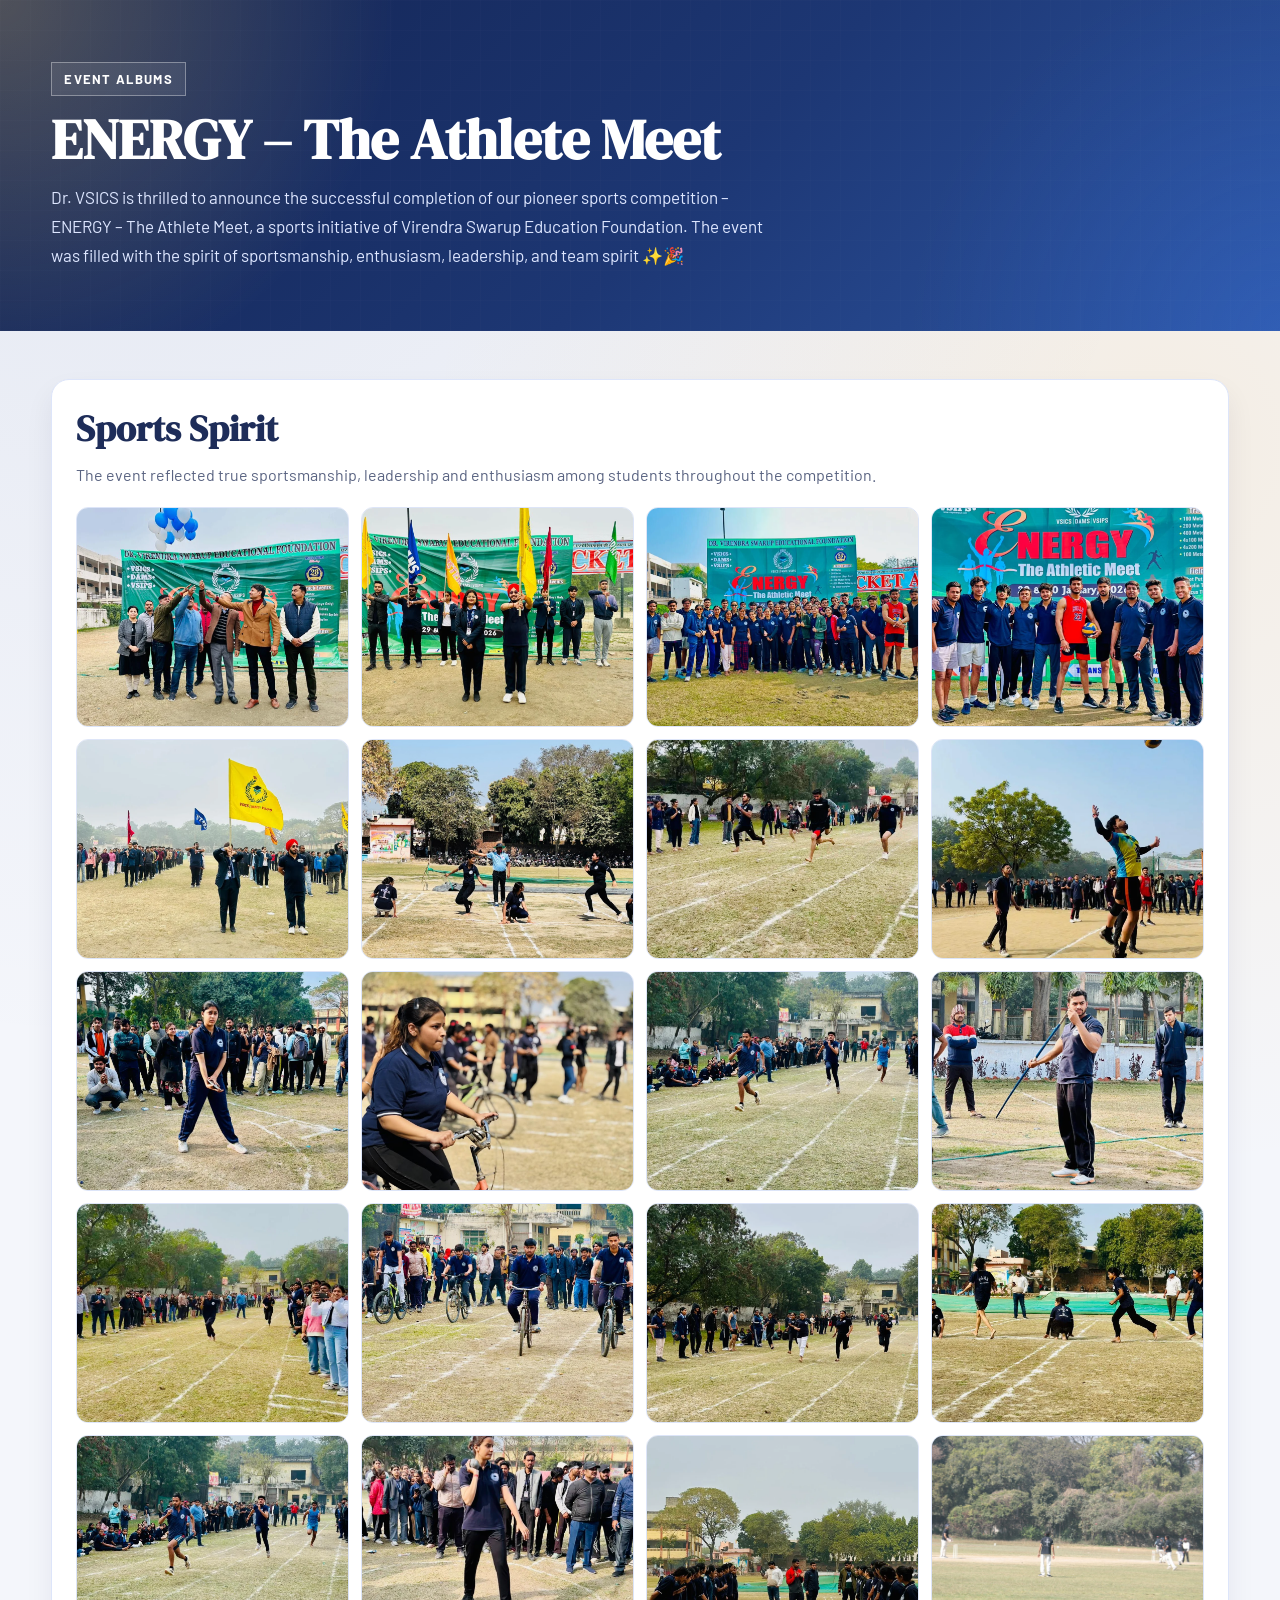
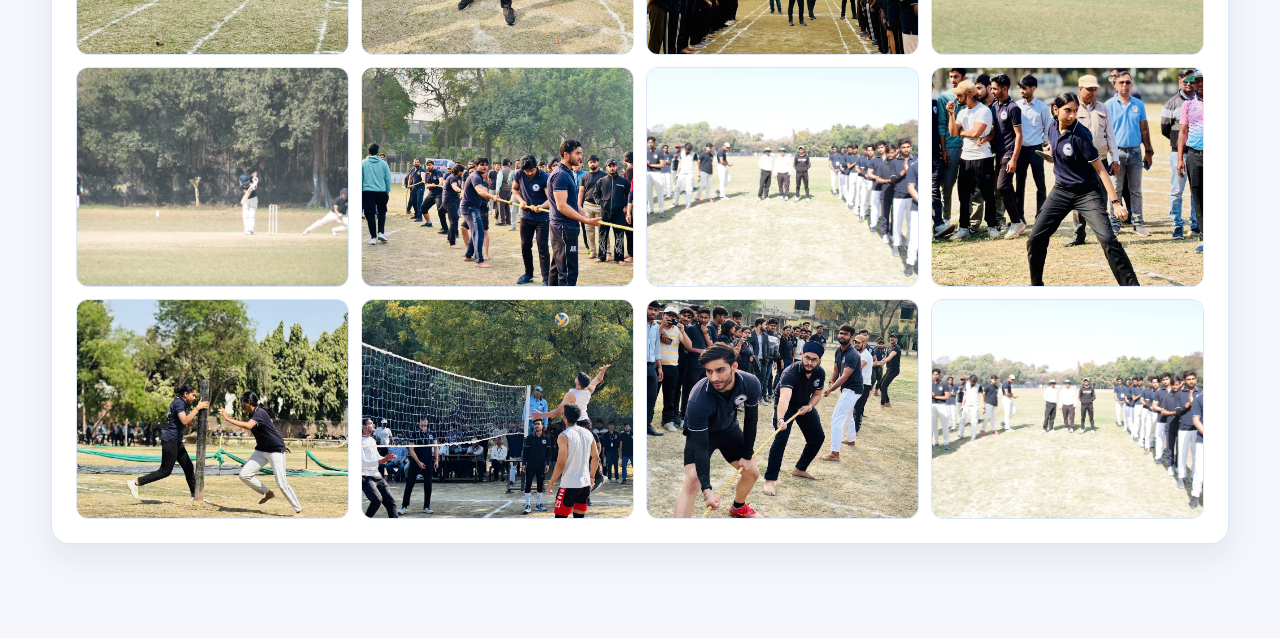
<file: gallery/energy/main-section.html>
<!DOCTYPE html>
<html lang="en">
<head>
  <meta charset="UTF-8">
  <meta name="viewport" content="width=device-width, initial-scale=1.0">
  <title>Event Gallery | VSICS Kanpur</title>
  <link rel="icon" type="image/png" href="assets/title-logo-removebg-preview.png">
  <link rel="preconnect" href="https://fonts.googleapis.com">
  <link rel="preconnect" href="https://fonts.gstatic.com" crossorigin>
  <link href="https://fonts.googleapis.com/css2?family=Barlow:wght@400;500;600;700;800&family=DM+Serif+Display&display=swap" rel="stylesheet">
  <link rel="stylesheet" href="https://cdn.jsdelivr.net/npm/bootstrap-icons@1.11.3/font/bootstrap-icons.css">
  <link rel="stylesheet" href="/gallery/Shrijan/main-section.css">
  <link rel="stylesheet" href="/gallery/responsive1.css">
</head>
<body>
    <section class="gallery-page-hero srijan-hero">
  <div class="container">
    <p class="media-kicker">Event Albums</p>
    <h1>ENERGY – The Athlete Meet</h1>
    <p>Dr. VSICS is thrilled to announce the successful completion of our pioneer sports competition – 
      ENERGY – The Athlete Meet, a sports initiative of Virendra Swarup Education Foundation. 
      The event was filled with the spirit of sportsmanship, enthusiasm, leadership, and team spirit ✨🎉</p>
  </div>
</section>

<main class="album-page">
  <div class="container">
    <section class="album-section" id="student-energy">
      <div class="album-section-head">
        <h2>Sports Spirit</h2>
        <p>The event reflected true sportsmanship, leadership and enthusiasm among students throughout the competition.</p>
      </div>
      <div class="photo-wall">
        <img src="/assets/energy/a.webp" alt="s6">
        <img src="/assets/energy/a2.webp" alt="s6">
        <img src="/assets/energy/a3.webp" alt="s6">
        <img src="/assets/energy/a4.webp" alt="s6">
        <img src="/assets/energy/a5.webp" alt="s6">
        <img src="/assets/energy/v2.jpeg" alt="s6">
        <img src="/assets/energy/a6.webp" alt="s6">
        <img src="/assets/energy/a7.webp" alt="s6">
        <img src="/assets/energy/a8.webp" alt="s6">
        <img src="/assets/energy/v3.jpeg" alt="s6">  
        <img src="/assets/energy/a9.webp" alt="s6">
        <img src="/assets/energy/b1.webp" alt="s6">
        <img src="/assets/energy/b2.webp" alt="s6">
        <img src="/assets/energy/b4.webp" alt="s6">
        <img src="/assets/energy/b5.webp" alt="s6">
        <img src="/assets/energy/b6.webp" alt="s6">
        <img src="/assets/energy/b7.webp" alt="s6">
        <img src="/assets/energy/b8.webp" alt="s6">
        <img src="/assets/energy/b9.webp" alt="s6">
        <img src="/assets/energy/c1.JPG" alt="s6">
        <img src="/assets/energy/c2.JPG" alt="s6">
        <img src="/assets/energy/b3.webp" alt="s6">
        <img src="/assets/energy/c3.JPG" alt="s6">
        <img src="/assets/energy/v5.jpeg" alt="s6">
        <img src="/assets/energy/c5.jpeg" alt="s6">
        <img src="/assets/energy/v1.jpeg" alt="s6">
        <img src="/assets/energy/v4.jpeg" alt="s6">
        <img src="/assets/energy/c3.JPG" alt="s6">  
      </div>
    </section>

  </div>
</main>
</body>
</html>
</file>
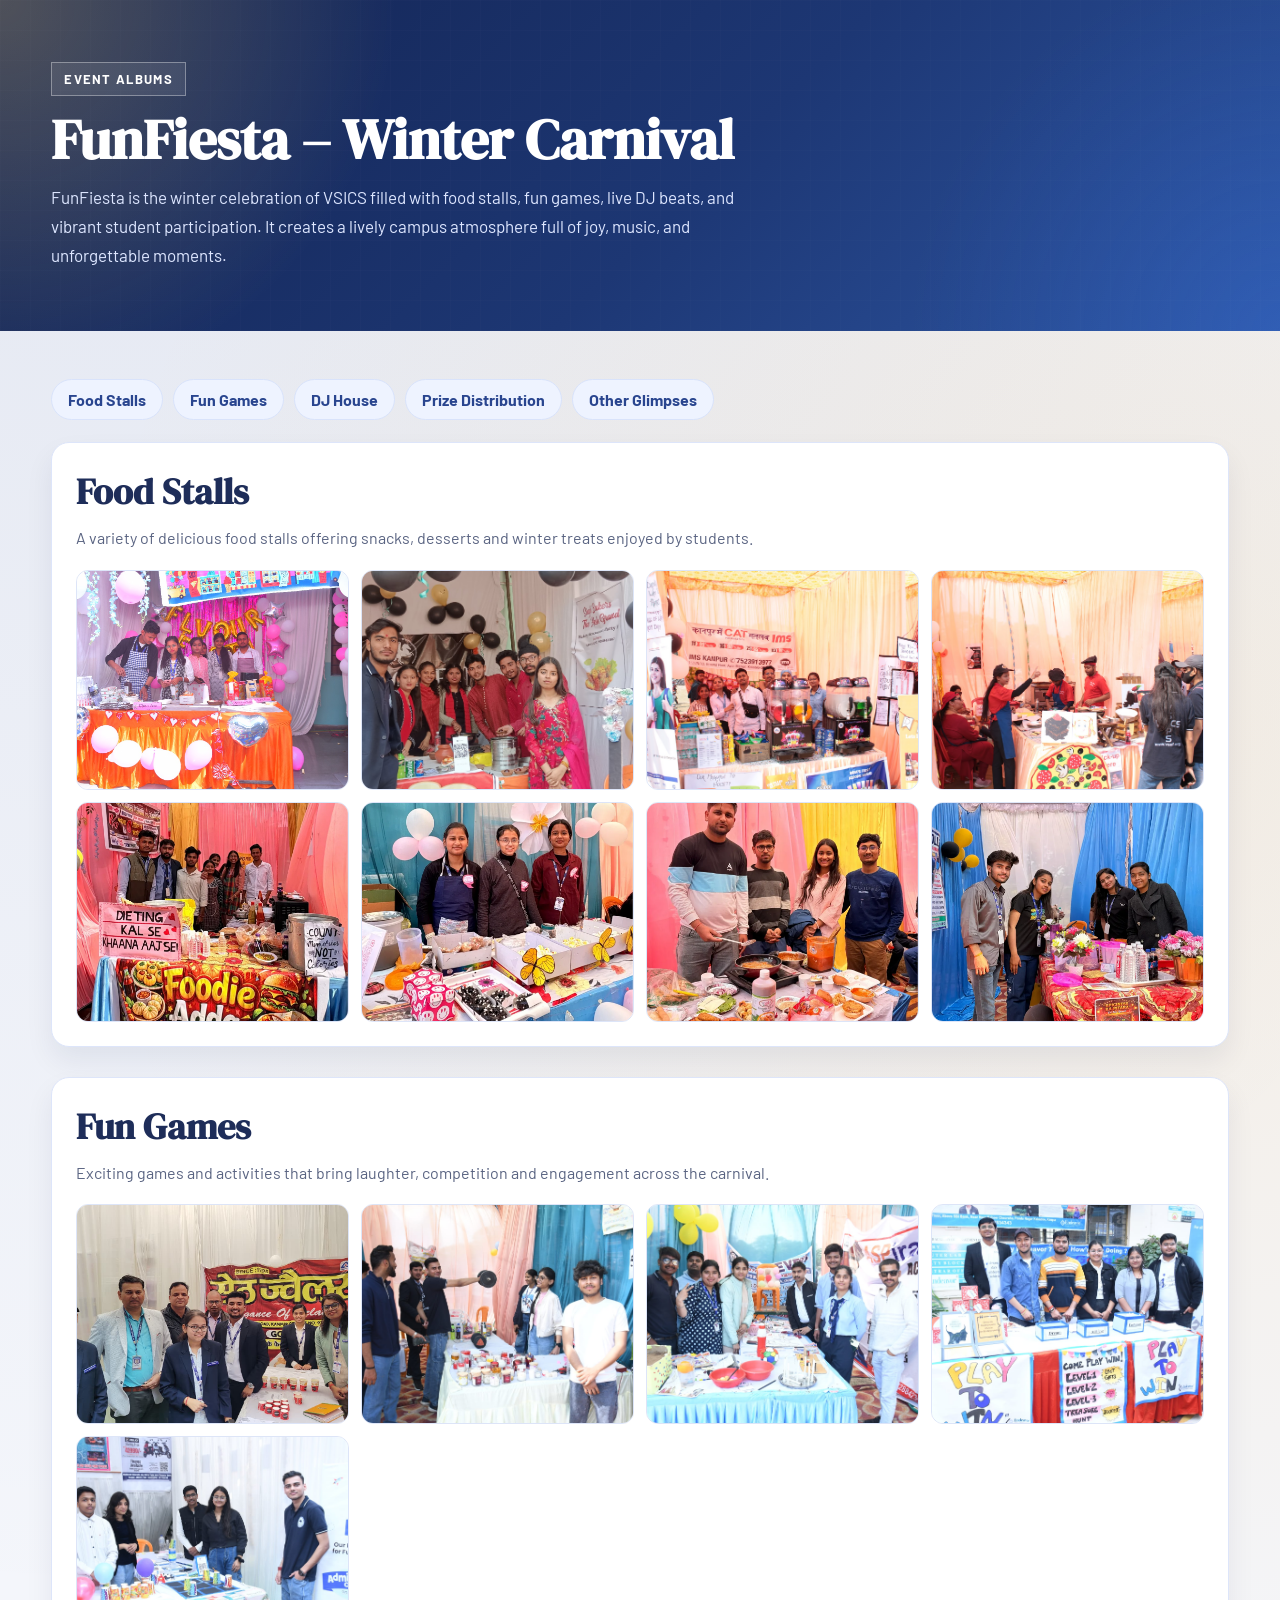
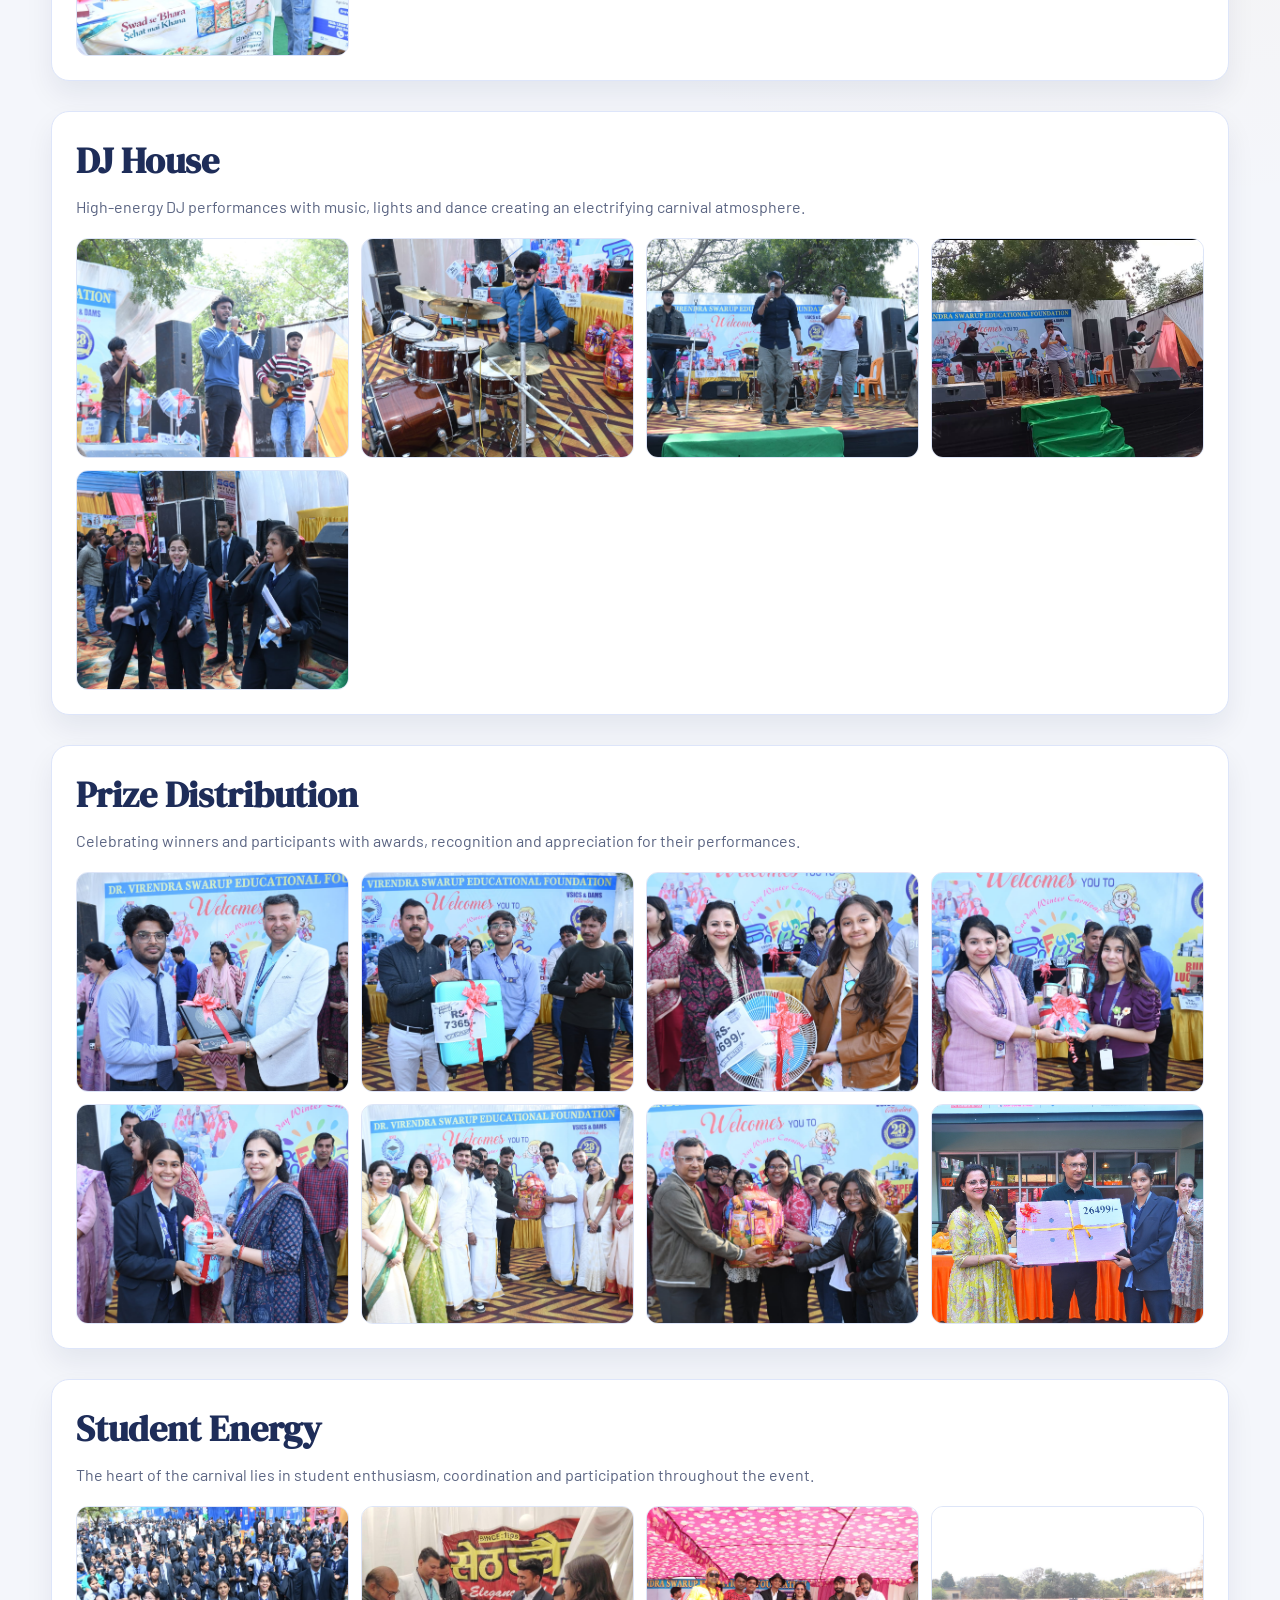
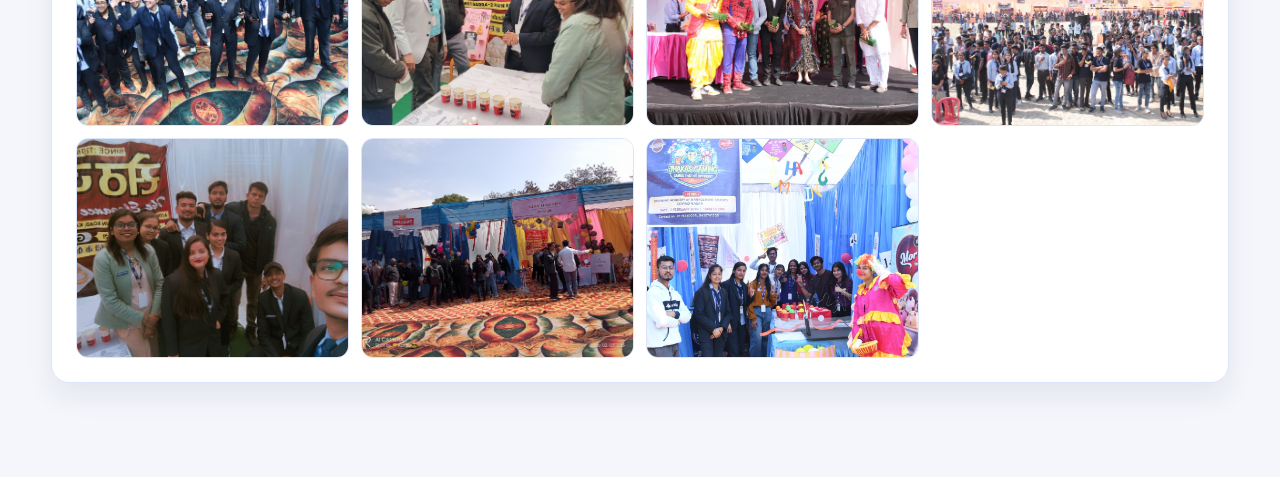
<file: gallery/funfista/main-section.html>
<!DOCTYPE html>
<html lang="en">
<head>
  <meta charset="UTF-8">
  <meta name="viewport" content="width=device-width, initial-scale=1.0">
  <title>Event Gallery | VSICS Kanpur</title>
  <link rel="icon" type="image/png" href="assets/title-logo-removebg-preview.png">
  <link rel="preconnect" href="https://fonts.googleapis.com">
  <link rel="preconnect" href="https://fonts.gstatic.com" crossorigin>
  <link href="https://fonts.googleapis.com/css2?family=Barlow:wght@400;500;600;700;800&family=DM+Serif+Display&display=swap" rel="stylesheet">
  <link rel="stylesheet" href="https://cdn.jsdelivr.net/npm/bootstrap-icons@1.11.3/font/bootstrap-icons.css">
  <link rel="stylesheet" href="/gallery/Shrijan/main-section.css">
  <link rel="stylesheet" href="/gallery/responsive1.css">
</head>
<body>
  <section class="gallery-page-hero srijan-hero">
    <div class="container">
      <p class="media-kicker">Event Albums</p>
      <h1>FunFiesta – Winter Carnival</h1>
      <p>FunFiesta is the winter celebration of VSICS filled with food stalls, fun games, live DJ beats,
        and vibrant student participation. It creates a lively campus atmosphere full of joy, music,
        and unforgettable moments.</p>
    </div>
  </section>
  
    <main class="album-page">
    <div class="container">
      <div class="album-tabs">
        <a href="#dance" class="album-tab">Food Stalls</a>
        <a href="#fun" class="album-tab">Fun Games</a>
        <a href="#dj" class="album-tab">DJ House</a>
        <a href="#prize-distribution" class="album-tab">Prize Distribution</a>
        <a href="#student-energy" class="album-tab">Other Glimpses</a>
      </div>

      <section class="album-section" id="dance">
        <div class="album-section-head">
          <h2>Food Stalls</h2>
        <p>A variety of delicious food stalls offering snacks, desserts and winter treats enjoyed by students.</p>
        </div>
        <div class="photo-wall">
          <img src="/assets/funfista/f1.jpeg" alt="Dance 1">
          <img src="/assets/funfista/f2.jpg" alt="Dance 2">
          <img src="/assets/funfista/f3.JPG" alt="Dance 3">
          <img src="/assets/funfista/f4.JPG" alt="Dance 4">
          <img src="/assets/funfista/f6.webp" alt="Dance 5">
          <img src="/assets/funfista/f5.webp" alt="Dance 6">
        <img src="/assets/funfista/f7.webp" alt="Dance 7">
        <img src="/assets/funfista/f8.webp" alt="Dance 8">
        </div>
      </section>

      <section class="album-section" id="fun">
        <div class="album-section-head">
          <h2>Fun Games</h2>
        <p>Exciting games and activities that bring laughter, competition and engagement across the carnival.</p>
        </div>
        <div class="photo-wall">
          <img src="/assets/funfista/g8.jpg" alt="M1">
          <img src="/assets/funfista/g2.jpeg" alt="M2">
          <img src="/assets/funfista/g1.jpeg" alt="M3">
          <img src="/assets/funfista/g4.jpeg" alt="M4">
          <img src="/assets/funfista/g5.jpeg" alt="M5">

        </div>
      </section>

      <section class="album-section" id="dj">
        <div class="album-section-head">
          <h2>DJ House</h2>
        <p>High-energy DJ performances with music, lights and dance creating an electrifying carnival atmosphere.</p>
        </div>
        <div class="photo-wall">
          <img src="/assets/funfista/d1.jpeg" alt="F1">
          <img src="/assets/funfista/d2.jpeg" alt="F2">
          <img src="/assets/funfista/d3.jpeg" alt="F3">
          <img src="/assets/funfista/d5.png" alt="F4">
          <img src="/assets/funfista/d4.jpeg" alt="F5">
        </div>
      </section>

      <section class="album-section" id="prize-distribution">
        <div class="album-section-head">
          <h2>Prize Distribution</h2>
        <p>Celebrating winners and participants with awards, recognition and appreciation for their performances.</p>
      </div>
        <div class="photo-wall">
          <img src="/assets/funfista/p1.jpeg" alt="s1">
          <img src="/assets/funfista/p2.jpeg" alt="s1">
          <img src="/assets/funfista/p3.jpeg" alt="s1">
          <img src="/assets/funfista/p4.jpeg" alt="s1">
          <img src="/assets/funfista/p5.jpeg" alt="s1">
          <img src="/assets/funfista/p6.jpeg" alt="s1">
          <img src="/assets/funfista/p7.jpeg" alt="s1">
          <img src="/assets/funfista/p8.jpeg" alt="s1">
        </div>
      </section>

      <section class="album-section" id="student-energy">
        <div class="album-section-head">
          <h2>Student Energy</h2>
        <p>The heart of the carnival lies in student enthusiasm, coordination and participation throughout the event.</p>
      </div>
        <div class="photo-wall">
          <img src="/assets/funfista/s1.jpeg" alt="s1">
          <img src="/assets/funfista/ss2.jpeg" alt="s1">
          <img src="/assets/funfista/s3.JPG" alt="s1">
          <img src="/assets/funfista/s4.JPG" alt="s1">
          <img src="/assets/funfista/s5.jpg" alt="s1">
          <img src="/assets/funfista/s2.jpg" alt="s1">
          <img src="/assets/funfista/s6.jpeg" alt="s1">
        </div>
      </section>

    </div>
  </main>
</body>
</html>
</file>
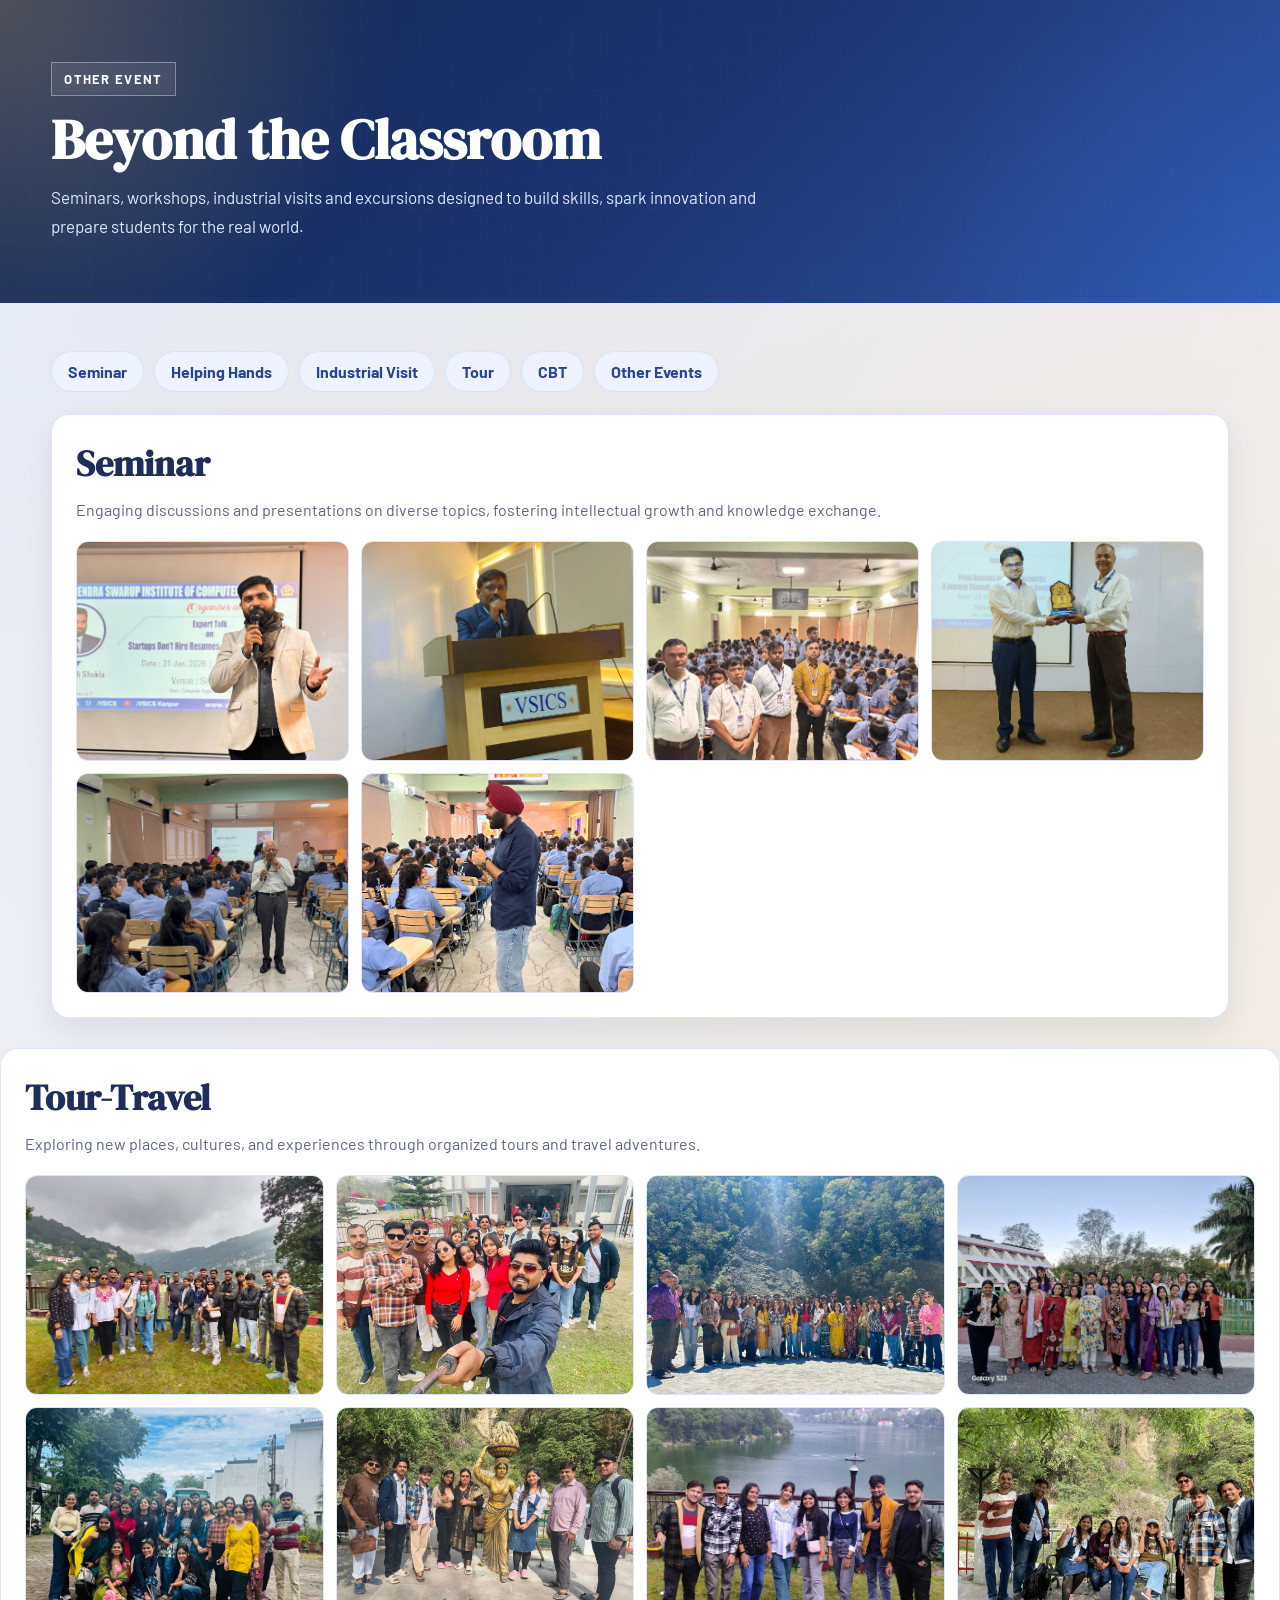
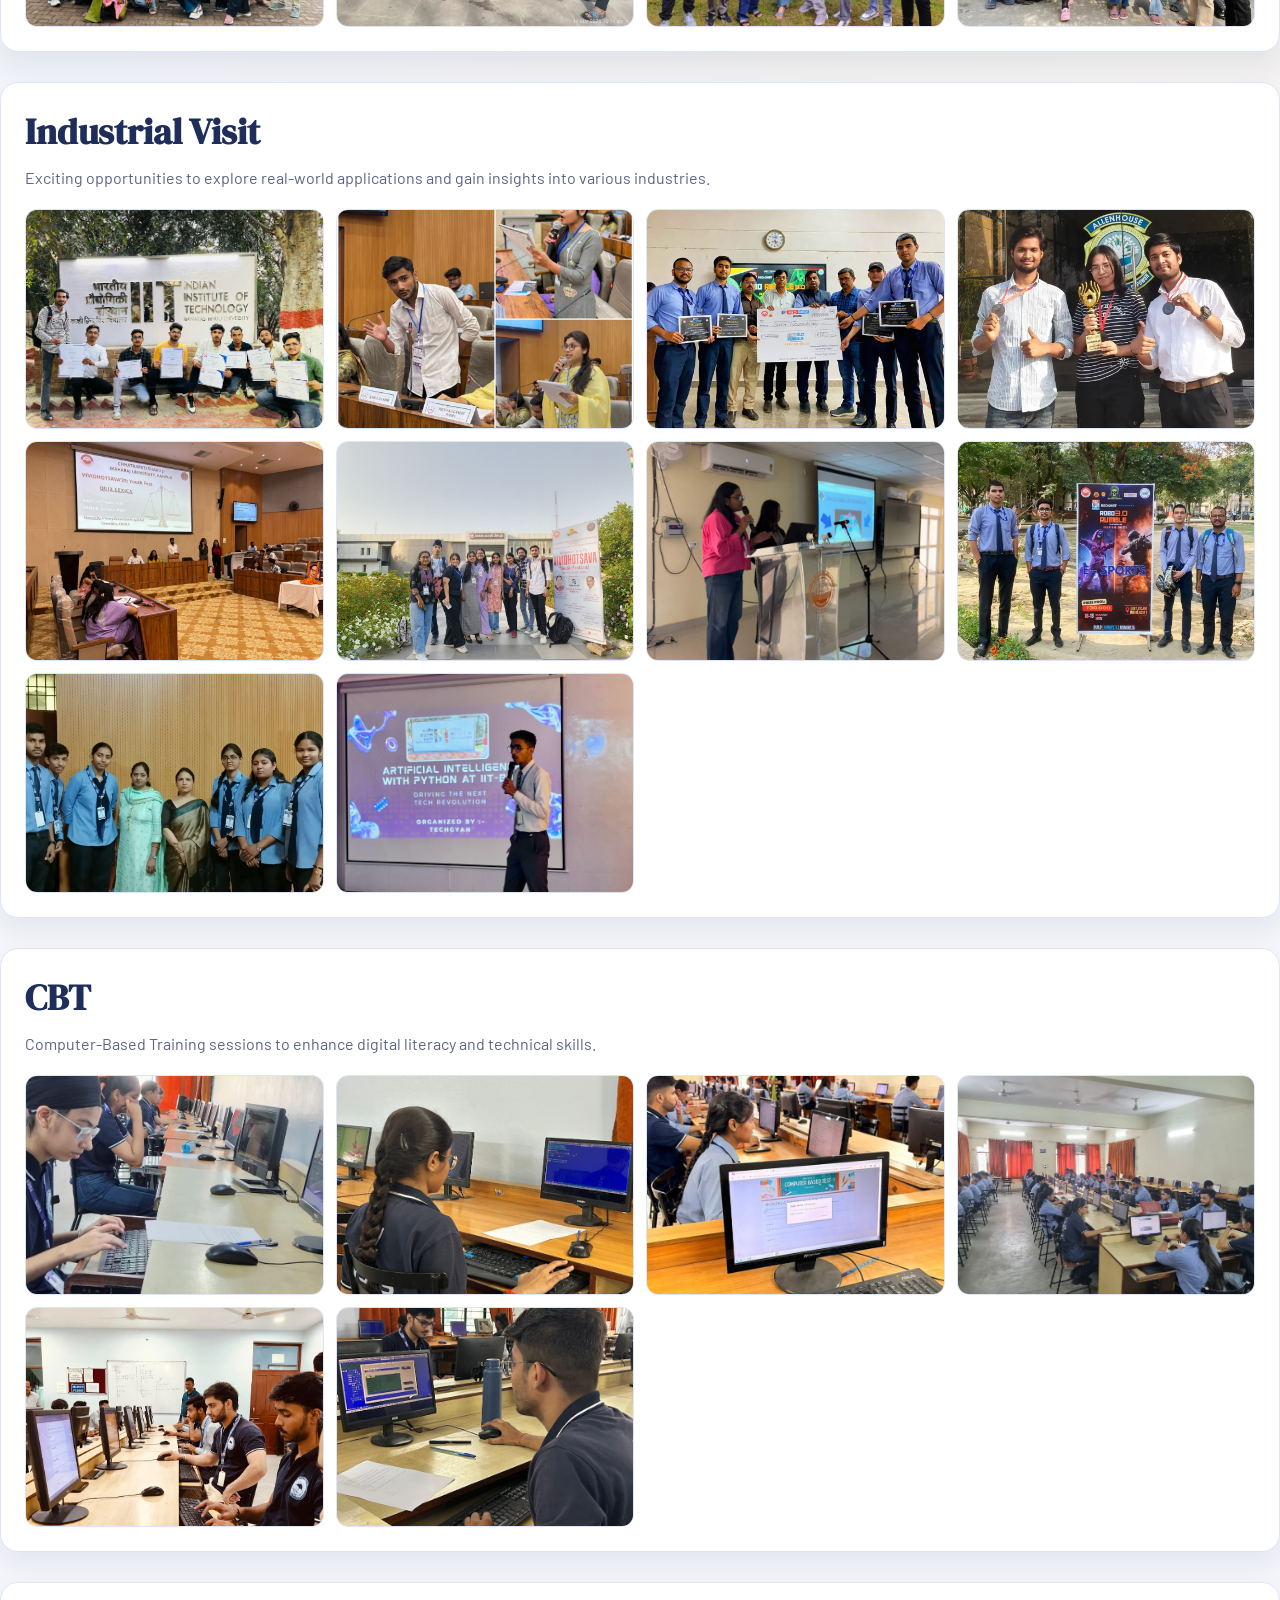
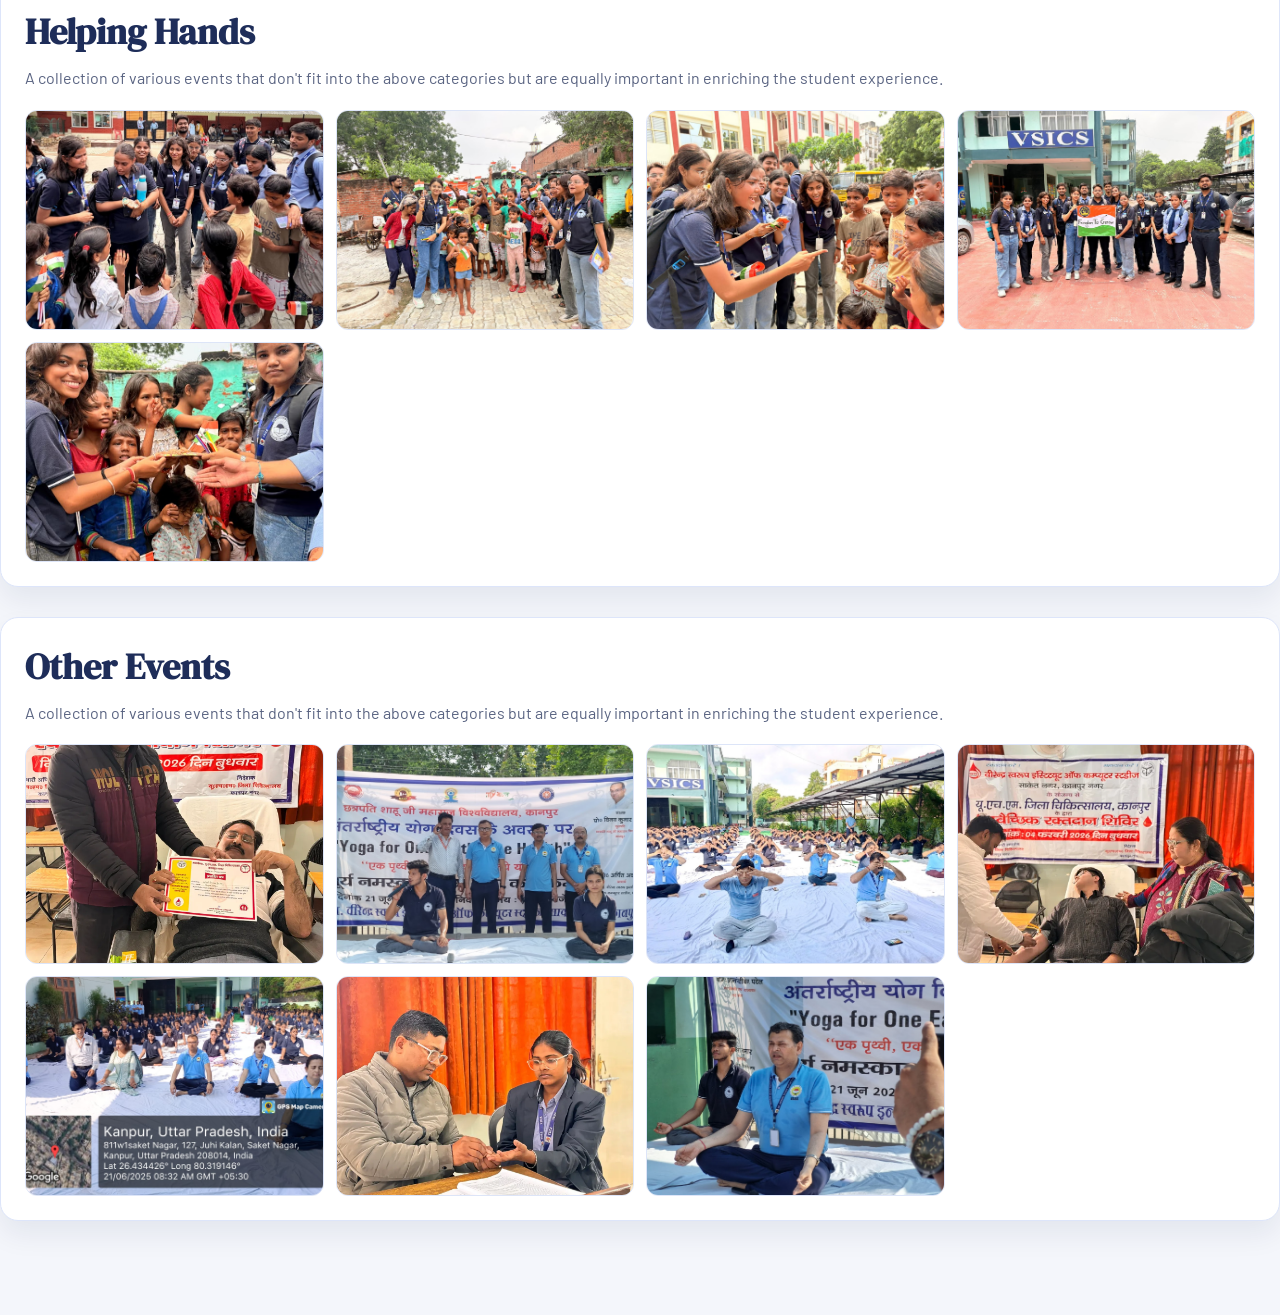
<file: gallery/Other-events/main-section.html>
<!DOCTYPE html>
<html lang="en">
<head>
  <meta charset="UTF-8">
  <meta name="viewport" content="width=device-width, initial-scale=1.0">
  <title>Event Gallery | VSICS Kanpur</title>
  <link rel="icon" type="image/png" href="assets/title-logo-removebg-preview.png">
  <link rel="preconnect" href="https://fonts.googleapis.com">
  <link rel="preconnect" href="https://fonts.gstatic.com" crossorigin>
  <link href="https://fonts.googleapis.com/css2?family=Barlow:wght@400;500;600;700;800&family=DM+Serif+Display&display=swap" rel="stylesheet">
  <link rel="stylesheet" href="https://cdn.jsdelivr.net/npm/bootstrap-icons@1.11.3/font/bootstrap-icons.css">
  <link rel="stylesheet" href="/gallery/Shrijan/main-section.css">
  <link rel="stylesheet" href="/gallery/responsive1.css">
</head>
<body>
  <section class="gallery-page-hero srijan-hero">
    <div class="container">
      <p class="media-kicker">Other Event</p>
      <h1>Beyond the Classroom</h1>
<p>Seminars, workshops, industrial visits and excursions designed to build skills, spark innovation and prepare students for the real world.</p>
    </div>
  </section>

    <main class="album-page">
    <div class="container">
      <div class="album-tabs">
        <a href="#seminar" class="album-tab">Seminar</a>
        <a href="#helping-hands" class="album-tab">Helping Hands</a>
        <a href="#industrial-visit" class="album-tab">Industrial Visit</a>
        <a href="#tour" class="album-tab">Tour</a>
        <a href="#cbt" class="album-tab">CBT</a>
        <a href="#other-events" class="album-tab">Other Events</a>
      </div>

      <section class="album-section" id="seminar">
        <div class="album-section-head">
          <h2>Seminar</h2>
          <p>Engaging discussions and presentations on diverse topics, fostering intellectual growth and knowledge exchange.</p>
        </div>
        <di class="photo-wall">
          <img src="/assets/other/s1.jpeg" alt="Seminar 1">
          <img src="/assets/other/s2.jpeg" alt="Seminar 2">
          <img src="/assets/other/s3.jpeg" alt="Seminar 1">
          <img src="/assets/other/s4.jpeg" alt="Seminar 2">
          <img src="/assets/other/s5.jpeg" alt="Seminar 3">
          <img src="/assets/other/s6.jpeg" alt="Seminar 3">
          </div>
          </section>

      <section class="album-section" id="tour">
        <div class="album-section-head">
          <h2>Tour-Travel</h2>
          <p>Exploring new places, cultures, and experiences through organized tours and travel adventures.</p>
        </div>
        <div class="photo-wall">
         <img src="/assets/other/t1.jpeg" alt="T1"> 
          <img src="/assets/other/t7.webp" alt="T2">
          <img src="/assets/other/t3.jpeg" alt="T3"> 
          <img src="/assets/other/t4.jpeg" alt="T4">
          <img src="/assets/other/t5.jpeg" alt="T5"> 
          <img src="/assets/other/t6.webp" alt="T6">
          <img src="/assets/other/t2.jpeg" alt="T7">
         <img src="/assets/other/t8.webp" alt="T8">
        </div>
      </section>

      <section class="album-section" id="industrial-visit">
        <div class="album-section-head">
          <h2>Industrial Visit</h2>
          <p>Exciting opportunities to explore real-world applications and gain insights into various industries.</p>
        </div>
        <div class="photo-wall">
          <img src="/assets/other/w8.jpeg" alt="W1">
          <img src="/assets/other/w2.jpeg" alt="W2">
          <img src="/assets/other/w12.jpg" alt="W1">
          <img src="/assets/other/w9.webp" alt="W3">
          <img src="/assets/other/w4.jpeg" alt="W4">
          <img src="/assets/other/w1.jpeg" alt="W1">
          <img src="/assets/other/w3.jpeg" alt="W3">
          <img src="/assets/other/w13.webp" alt="W4">
          <img src="/assets/other/w11.webp" alt="W5">
          <img src="/assets/other/w6.jpeg" alt="W6">
        </div>
      </section>

      <section class="album-section" id="cbt">
        <div class="album-section-head">
          <h2>CBT</h2>
          <p>Computer-Based Training sessions to enhance digital literacy and technical skills.</p>
        </div>
        <div class="photo-wall">
          <img src="/assets/other/c1.jpeg" alt="C1">
          <img src="/assets/other/c2.jpeg" alt="C2">
          <img src="/assets/other/c3.jpeg" alt="C3">
          <img src="/assets/other/c4.jpeg" alt="C4">
          <img src="/assets/other/c5.jpeg" alt="C5">
          <img src="/assets/other/c6.jpeg" alt="C6">
        </div>
      </section>

      <section class="album-section" id="helping-hands">
        <div class="album-section-head">
          <h2>Helping Hands</h2>
          <p>A collection of various events that don't fit into the above categories but are equally important in enriching the student experience.</p>
        </div>
        <div class="photo-wall">
          <img src="/assets/other/h1.jpeg" alt="E1">
          <img src="/assets/other/h3.jpeg" alt="E2">
          <img src="/assets/other/h2.jpeg" alt="E3">
          <img src="/assets/other/h4.jpeg" alt="E4">
          <img src="/assets/other/h5.jpeg" alt="E5">
          </div>
          </section>

          <section class="album-section" id="other-events">
            <div class="album-section-head">
              <h2>Other Events</h2>
              <p>A collection of various events that don't fit into the above categories but are equally important in enriching the student experience.</p>
            </div>
            <div class="photo-wall">
              <img src="/assets/other/o4.webp" alt="E4">
              <img src="/assets/other/y1.jpeg" alt="E5">
              <img src="/assets/other/y3.jpeg" alt="E5">
              <img src="/assets/other/o1.webp" alt="E1">
              <img src="/assets/other/y6.jpeg" alt="E5">
              <img src="/assets/other/o2.webp" alt="E2">
              <img src="/assets/other/y5.jpeg" alt="E3">
            </div>
          </section>
    </div>
  </main>

</body>
</html>
</file>
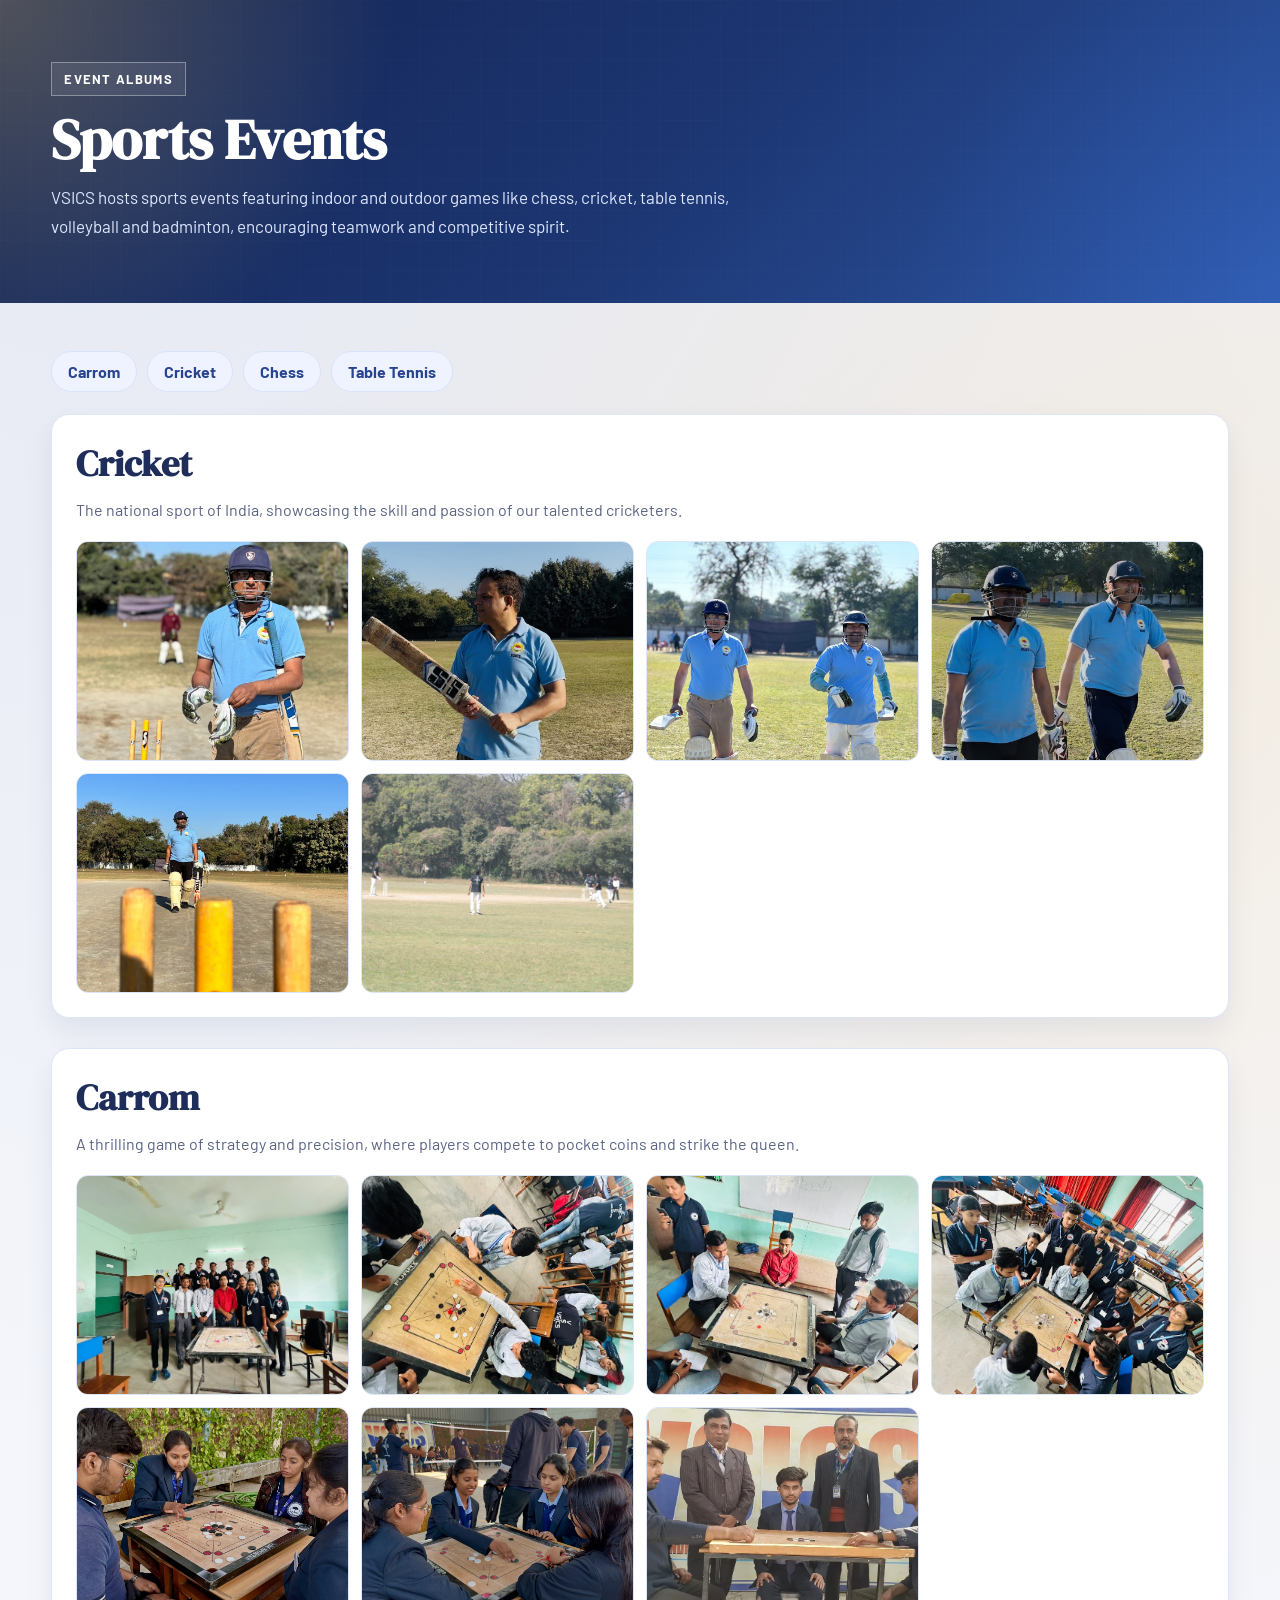
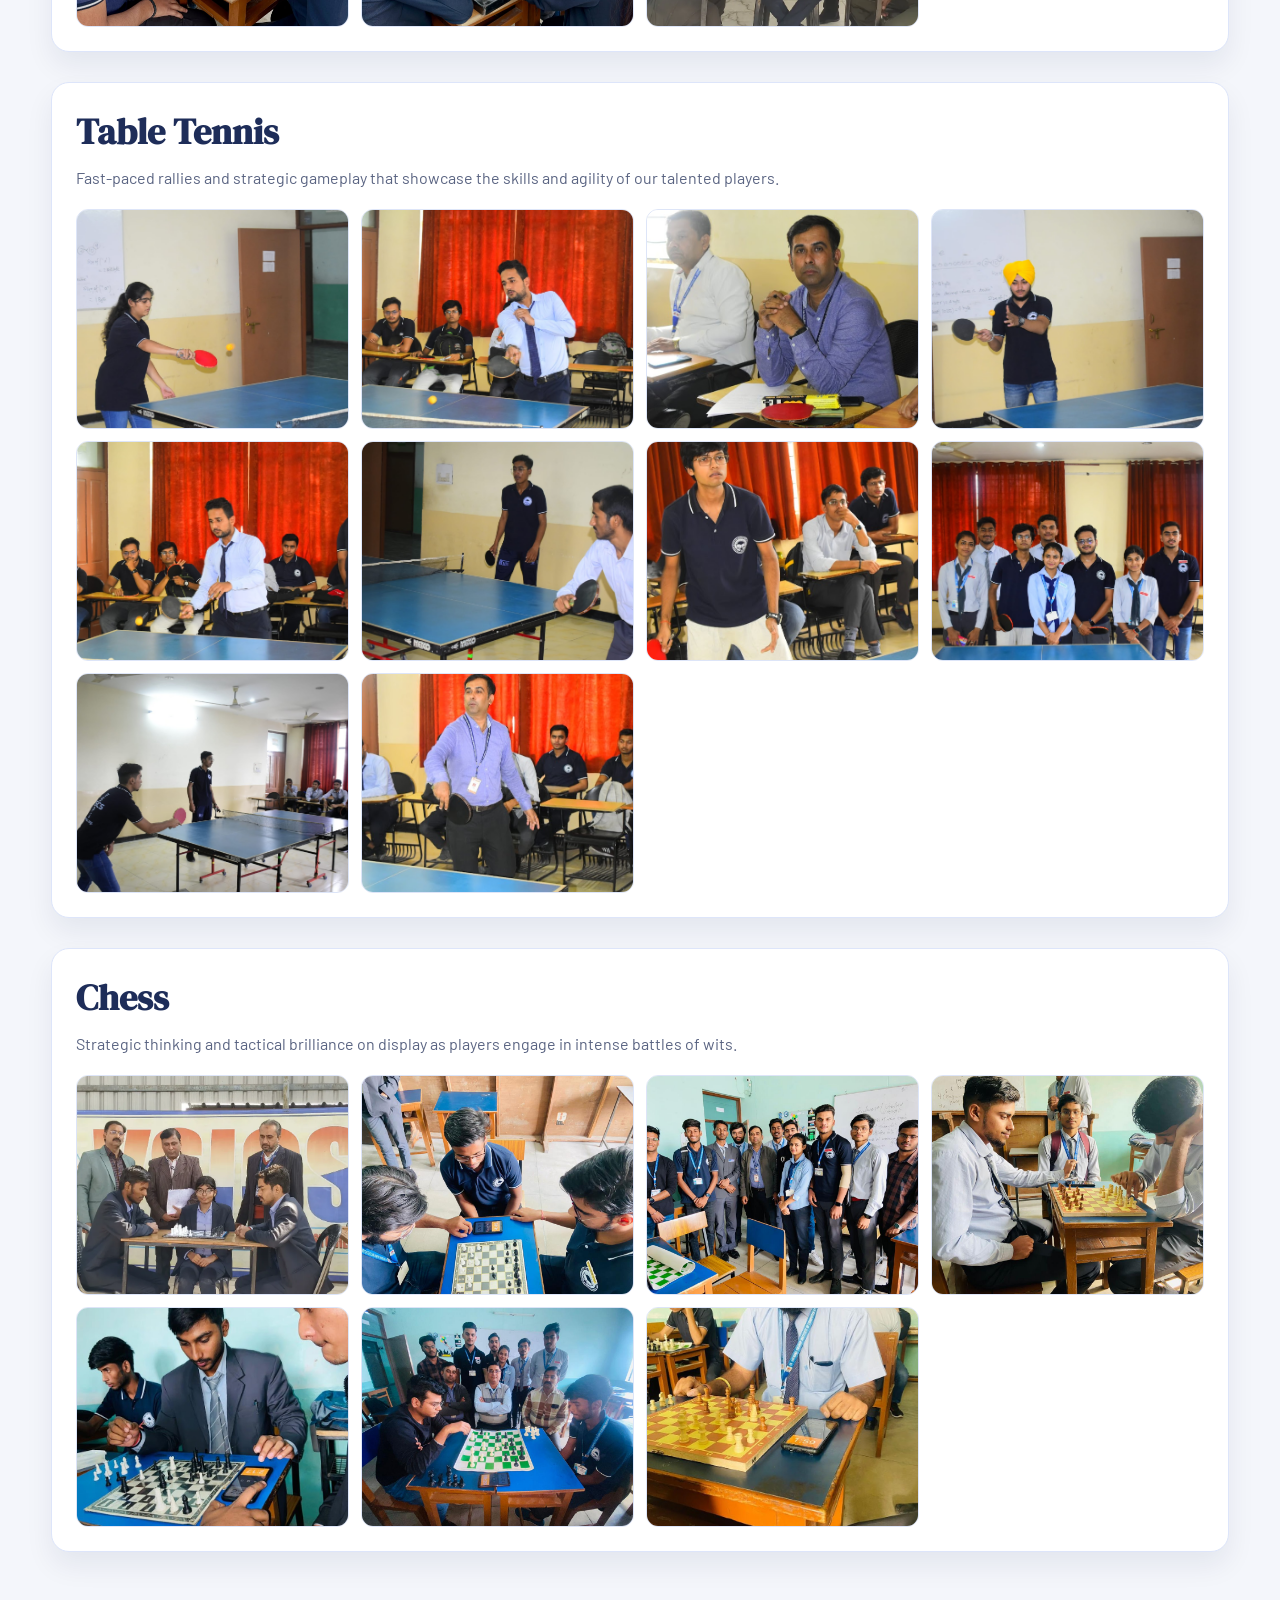
<file: gallery/sports/main-section.html>
<!DOCTYPE html>
<html lang="en">
<head>
  <meta charset="UTF-8">
  <meta name="viewport" content="width=device-width, initial-scale=1.0">
  <title>Event Gallery | VSICS Kanpur</title>
  <link rel="icon" type="image/png" href="assets/title-logo-removebg-preview.png">
  <link rel="preconnect" href="https://fonts.googleapis.com">
  <link rel="preconnect" href="https://fonts.gstatic.com" crossorigin>
  <link href="https://fonts.googleapis.com/css2?family=Barlow:wght@400;500;600;700;800&family=DM+Serif+Display&display=swap" rel="stylesheet">
  <link rel="stylesheet" href="https://cdn.jsdelivr.net/npm/bootstrap-icons@1.11.3/font/bootstrap-icons.css">
  <link rel="stylesheet" href="/gallery/Shrijan/main-section.css">
  <link rel="stylesheet" href="/gallery/responsive1.css">
</head>
<body>
  <section class="gallery-page-hero srijan-hero">
    <div class="container">
      <p class="media-kicker">Event Albums</p>
      <h1>Sports Events</h1>
    <p>VSICS hosts sports events featuring indoor and outdoor games like chess, cricket,
   table tennis, volleyball and badminton, encouraging teamwork and competitive spirit.</p>
    </div>
  </section>
  
    <main class="album-page">
    <div class="container">
      <div class="album-tabs">
        <a href="#carrom" class="album-tab">Carrom</a>
        <a href="#cricket" class="album-tab">Cricket</a>
        <a href="#chess" class="album-tab">Chess</a>
        <a href="#table-tennis" class="album-tab">Table Tennis</a>
      </div>

            <section class="album-section" id="cricket">
        <div class="album-section-head">
          <h2>Cricket</h2>
          <p>The national sport of India, showcasing the skill and passion of our talented cricketers.</p>
        </div>
        <div class="photo-wall">
          <img src="/assets/sports/cc1.jpeg" alt="Cricket 1">
                      <img src="/assets/sports/cc6.jpeg" alt="Cricket 3">
            <img src="/assets/sports/cc2.jpeg" alt="Cricket 2">
            <img src="/assets/sports/cc3.jpeg" alt="Cricket 3">
            <img src="/assets/sports/cc4.jpeg" alt="Cricket 1">
            <img src="/assets/sports/cc12.JPG" alt="Cricket 2">
        </div>
      </section>

      <section class="album-section" id="carrom">
        <div class="album-section-head">
          <h2>Carrom</h2>
          <p>A thrilling game of strategy and precision, where players compete to pocket coins and strike the queen.</p>
        </div>
        <div class="photo-wall">
          <img src="/assets/sports/c3.jpg" alt="c1">
          <img src="/assets/sports/c1.jpg" alt="Carrom 2">
          <img src="/assets/sports/c2.jpg" alt="Carrom 3">
          <img src="/assets/sports/c4.jpg" alt="Carrom 4">
          <img src="/assets/sports/c5.jpg" alt="Carrom 5">
          <img src="/assets/sports/c6.jpg" alt="Carrom 6">
          <img src="/assets/sports/c7.webp" alt="Carrom 7">
        </div>
      </section>

      <section class="album-section" id="table-tennis">
        <div class="album-section-head">
          <h2>Table Tennis</h2>
          <p>Fast-paced rallies and strategic gameplay that showcase the skills and agility of our talented players.</p>
        </div>
        <div class="photo-wall">
          <img src="/assets/sports/t1.jpg" alt="Table Tennis 1">
          <img src="/assets/sports/t2.jpg" alt="Table Tennis 2">
          <img src="/assets/sports/t3.jpg" alt="Table Tennis 3">
          <img src="/assets/sports/t4.jpg" alt="Table Tennis 4">
          <img src="/assets/sports/t12.jpg" alt="Table Tennis 5">
          <img src="/assets/sports/t6.jpg" alt="Table Tennis 6">
          <img src="/assets/sports/t7.jpg" alt="Table Tennis 7">
          <img src="/assets/sports/t9.jpg" alt="Table Tennis 8">
          <img src="/assets/sports/t10.jpg" alt="Table Tennis 9">
          <img src="/assets/sports/t11.jpg" alt="Table Tennis 10">
        </div>
      </section>

     <section class="album-section" id="chess">
        <div class="album-section-head">
          <h2>Chess</h2>
          <p>Strategic thinking and tactical brilliance on display as players engage in intense battles of wits.</p>
        </div>
        <div class="photo-wall">
          <img src="/assets/sports/ch14.webp" alt="Chess 1">
            <img src="/assets/sports/h.jpg" alt="Chess 2">
            <img src="/assets/sports/h3.jpg" alt="Chess 3">
            <img src="/assets/sports/h4.jpg" alt="Chess 4">
            <img src="/assets/sports/h5.jpg" alt="Chess 5">
            <img src="/assets/sports/h6.jpg" alt="Chess 6">
            <img src="/assets/sports/h2.jpg" alt="Chess 7">
        </div>
      </section>
    </div>
  </main>
</body>
</html>
</file>
<file: style.css>
:root {
    --primary: #1e2d59;
    --primary-dark: #182448;
    --accent: #f0b524;
    --cta: #f1592a;
    --text: #1c2238;
    --muted: #5e6476;
    --bg: #f4f6fb;
    --white: #ffffff;
}

* {
    margin: 0;
    padding: 0;
    box-sizing: border-box;
}
/* FULL SCREEN LOADER */
.loader {
  position: fixed;
  top: 0;
  left: 0;
  width: 100%;
  height: 100vh;
  background: #1e6cc7;
  display: flex;
  flex-direction: column;
  justify-content: center;
  align-items: center;
  gap: 30px;
  z-index: 999999;
  transition: opacity 0.6s ease;
}

/* Logo */
.logo-container img {
  width: 180px;
  animation: logoFade 2s ease-in-out infinite;
}

@keyframes logoFade {
  0% { opacity: 0.6; transform: scale(0.95); }
  50% { opacity: 1; transform: scale(1); }
  100% { opacity: 0.6; transform: scale(0.95); }
}
body {
    font-family: "Barlow", "Segoe UI", Tahoma, sans-serif;
    background: var(--bg);
    color: var(--text);
}

a {
    color: inherit;
    text-decoration: none;
}

ul {
    list-style: none;
}

.container {
    width: min(1240px, 92%);
    margin: 0 auto;
}

.top-promo-bar {
    background: #f6f2e3;
    border-bottom: 1px solid #e3dac3;
}

.top-promo-bar p {
    padding: 7px 0;
    text-align: center;
    font-size: 13px;
}

.top-promo-bar a {
    color: #1747c8;
    font-weight: 700;
}

.top-info-bar {
    background: linear-gradient(90deg, var(--primary), var(--primary-dark));
    color: var(--white);
}

.top-info-bar .container {
    min-height: 76px;
    display: grid;
    grid-template-columns: 1fr auto 1fr;
    align-items: center;
    gap: 10px;
}

.info-left,
.info-right {
    display: flex;
    align-items: center;
    gap: 20px;
    font-size: 14px;
}

.info-left span {
    display: inline-flex;
    align-items: center;
    gap: 7px;
    white-space: nowrap;
}

.info-left i {
    color: var(--accent);
}

.info-center {
    text-align: center;
}

.info-center img {
    height: 64px;
}

.info-right {
    justify-content: flex-end;
}

.info-right a:first-child {
    font-weight: 700;
}

.info-right i {
    font-size: 18px;
    transition: transform 0.25s ease, color 0.25s ease;
}

.info-right i:hover {
    color: var(--accent);
    transform: translateY(-2px);
}

.main-header {
    background: var(--white);
    box-shadow: 0 2px 10px rgba(17, 27, 58, 0.08);
    position: sticky;
    top: 0;
    z-index: 100;
}

.nav-wrap {
    display: flex;
    align-items: center;
    gap: 24px;
    min-height: 94px;
}

.brand img {
    height: 62px;
}

.main-nav {
    margin-left: auto;
}

.main-nav > ul {
    display: flex;
    align-items: center;
    gap: 20px;
}

.main-nav li {
    position: relative;
}

.main-nav a,
.nav-link {
    font-size: 14px;
    font-weight: 700;
    color: var(--text);
    padding: 9px 0;
    display: inline-block;
}

.nav-link {
    background: transparent;
    border: 0;
    cursor: pointer;
}

.main-nav > ul > li::after {
    content: "";
    display: block;
    width: 0;
    height: 2px;
    margin-top: 2px;
    background: var(--accent);
    transition: width 0.25s ease;
}

.main-nav > ul > li:hover::after {
    width: 100%;
}

.has-dropdown .nav-dropdown-menu {
    display: none;
    position: absolute;
    top: calc(100% + 12px);
    left: 0;
    width: max-content;
    min-width: 250px;
    padding: 10px 0;
    background: #f1f2f6;
    border: 1px solid #d5d7e3;
    box-shadow: 0 12px 28px rgba(20, 32, 67, 0.15);
}

.has-dropdown .nav-dropdown-menu a {
    display: block;
    padding: 10px 16px;
    color: #1845c6;
    font-weight: 600;
    line-height: 1.35;
}

.has-dropdown .nav-dropdown-menu a:hover {
    background: #e5e8f6;
}

.has-dropdown.active .nav-dropdown-menu {
    display: block;
}

.admission-btn {
    background: linear-gradient(45deg, #ff3b00, #ff6c00);
    color: var(--white);
    font-weight: 700;
    font-size: 13px;
    padding: 11px 17px;
    border-radius: 3px;
    white-space: nowrap;
    transition: transform 0.2s ease;
}

.admission-btn:hover {
    transform: translateY(-1px);
}

.menu-toggle {
    display: none;
    width: 46px;
    height: 40px;
    border: 0;
    background: var(--primary);
    border-radius: 5px;
    padding: 8px 9px;
}

.menu-toggle span {
    display: block;
    width: 100%;
    height: 3px;
    border-radius: 2px;
    background: var(--white);
    transition: transform 0.24s ease, opacity 0.24s ease;
}

.menu-toggle span + span {
    margin-top: 6px;
}

.menu-toggle.active span:nth-child(1) {
    transform: translateY(9px) rotate(45deg);
}

.menu-toggle.active span:nth-child(2) {
    opacity: 0;
}

.menu-toggle.active span:nth-child(3) {
    transform: translateY(-9px) rotate(-45deg);
}

.hero img {
    width: 100%;
    display: block;
    min-height: 520px;
    object-fit: cover;
}

.hero {
    position: relative;
}

.hero-overlay {
    position: absolute;
    inset: 0;
    background: linear-gradient(90deg, rgba(16, 28, 64, 0.8) 0%, rgba(16, 28, 64, 0.45) 45%, rgba(16, 28, 64, 0.1) 100%);
    display: grid;
    align-items: center;
}

.hero-overlay .container {
    max-width: 760px;
    margin-left: clamp(18px, 8vw, 110px);
    color: var(--white);
}

.hero-badge {
    display: inline-block;
    background: rgba(240, 181, 36, 0.18);
    border: 1px solid rgba(240, 181, 36, 0.5);
    color: #ffe8a0;
    font-weight: 700;
    letter-spacing: 0.2px;
    padding: 7px 11px;
    margin-bottom: 15px;
}

.hero-overlay h1 {
    font-family: "DM Serif Display", Georgia, serif;
    font-size: clamp(32px, 4.1vw, 56px);
    line-height: 1.08;
    margin-bottom: 14px;
}

.hero-overlay p {
    font-size: clamp(15px, 1.3vw, 19px);
    line-height: 1.6;
    margin-bottom: 20px;
    color: #dfe6ff;
}

.hero-actions {
    display: flex;
    gap: 11px;
    flex-wrap: wrap;
}

.btn-primary-solid,
.btn-primary-outline {
    font-weight: 700;
    font-size: 14px;
    padding: 12px 18px;
}

.btn-primary-solid {
    background: linear-gradient(45deg, #f25c2a, #ff7c42);
    color: var(--white);
}

.btn-primary-outline {
    border: 1px solid #d7defd;
    color: var(--white);
    background: rgba(255, 255, 255, 0.05);
}

.quick-links {
    background: var(--white);
    padding: 18px 0 20px;
    border-bottom: 1px solid #ebedf5;
}

.quick-links-grid {
    display: grid;
    grid-template-columns: repeat(3, minmax(0, 1fr));
    gap: 14px;
}

.quick-card {
    background: linear-gradient(90deg, #ecf1ff, #f7f9ff);
    border: 1px solid #d7def3;
    text-align: center;
    padding: 12px;
    font-weight: 700;
    font-size: 14px;
    color: #22419a;
}

.thought-strip {
    background: #232f5a;
    color: #edf2ff;
    overflow: hidden;
}

.ticker-track {
    display: flex;
    gap: 55px;
    padding: 12px 0;
    width: max-content;
    animation: tickerMove 40s linear infinite;
}

.ticker-track span {
    white-space: nowrap;
    font-size: 14px;
}

@keyframes tickerMove {
    0% {
        transform: translateX(0);
    }
    100% {
        transform: translateX(-50%);
    }
}

.stats-strip {
    background: #202f5a;
    padding: 18px 0;
}

.stats-grid {
    display: grid;
    grid-template-columns: repeat(4, minmax(0, 1fr));
    gap: 12px;
}

.stats-grid article {
    background: rgba(255, 255, 255, 0.06);
    border: 1px solid rgba(255, 255, 255, 0.12);
    color: #edf2ff;
    text-align: center;
    padding: 16px 12px;
}

.stats-grid h3 {
    font-size: 30px;
    color: #ffd36a;
    margin-bottom: 4px;
}

.stats-grid p {
    font-size: 14px;
    font-weight: 600;
}

.about-notice {
    padding: 42px 0;
}

.about-notice-wrap {
    display: grid;
    grid-template-columns: 360px 1fr;
    gap: 24px;
    align-items: start;
}

.notice-board,
.about-us {
    background: var(--white);
    border: 1px solid #e4e7f1;
    box-shadow: 0 12px 26px rgba(19, 31, 66, 0.06);
}

.notice-board {
    padding: 18px;
}

.notice-board h2,
.about-us h2,
.courses h2,
.placement-section h2,
.facilities h2,
.cta-banner h2,
.gallery-strip h2 {
    margin-bottom: 16px;
    color: var(--primary);
    font-size: clamp(28px, 3vw, 39px);
    font-family: "DM Serif Display", Georgia, serif;
}

.notice-controls {
    display: flex;
    gap: 8px;
    margin-bottom: 14px;
}

.notice-controls button {
    width: 34px;
    height: 34px;
    border: 1px solid #c7d0ee;
    background: #f5f7ff;
    color: #304c98;
    border-radius: 3px;
    cursor: pointer;
}

#noticeList {
    max-height: 320px;
    overflow: hidden;
}

#noticeList li {
    font-size: 14px;
    line-height: 1.55;
    padding: 10px 0;
    border-bottom: 1px dashed #d6dbec;
    color: #2d3350;
}

#noticeList li:last-child {
    border-bottom: 0;
}

#noticeList li a {
    color: #1747c8;
    font-weight: 600;
}

.about-us {
    padding: 26px;
}

.about-us p {
    color: var(--muted);
    line-height: 1.72;
    margin-bottom: 14px;
    font-size: 15px;
}

.courses {
    padding: 46px 0 56px;
    background: var(--white);
    border-top: 1px solid #eaedf6;
}

.section-subtitle {
    margin-top: -6px;
    margin-bottom: 24px;
    color: var(--muted);
}

.course-grid {
    display: grid;
    grid-template-columns: repeat(4, minmax(0, 1fr));
    gap: 16px;
}

.course-card {
    border: 1px solid #dde3f7;
    background: linear-gradient(180deg, #f8faff, #eef2ff);
    padding: 20px;
}

.course-card h3 {
    color: var(--primary);
    font-size: 24px;
    margin-bottom: 8px;
}

.course-card p {
    color: #3d4461;
    font-size: 14px;
    margin-bottom: 4px;
}

.placement-section,
.facilities,
.gallery-strip {
    padding: 56px 0;
}

.placement-section {
    background: linear-gradient(180deg, #f8faff, #eef3ff);
}

.placement-grid {
    display: grid;
    grid-template-columns: repeat(3, minmax(0, 1fr));
    gap: 16px;
}

.placement-grid article,
.facilities-grid article {
    background: var(--white);
    border: 1px solid #dee5f8;
    padding: 22px;
}

.placement-grid i,
.facilities-grid i {
    font-size: 30px;
    color: #2f4c9c;
}

.placement-grid h3,
.facilities-grid h3 {
    margin: 10px 0 8px;
    color: var(--primary);
}

.placement-grid p,
.facilities-grid p {
    color: var(--muted);
    line-height: 1.6;
}

.facilities-grid {
    display: grid;
    grid-template-columns: repeat(4, minmax(0, 1fr));
    gap: 16px;
}

.cta-banner {
    background: linear-gradient(100deg, #1d2d5a, #273f80);
    color: var(--white);
}

.cta-banner .container {
    padding: 44px 0;
    display: flex;
    justify-content: space-between;
    align-items: center;
    gap: 20px;
}

.cta-banner h2 {
    color: var(--white);
    margin-bottom: 8px;
}

.cta-banner p {
    color: #d9e2ff;
}

.gallery-strip {
    background: #f5f8ff;
}

.gallery-slider {
    position: relative;
    display: flex;
    align-items: center;
    gap: 10px;
}

.gallery-viewport {
    overflow: hidden;
    width: 100%;
}

.gallery-track {
    display: flex;
    transition: transform 0.45s ease;
    will-change: transform;
}

.gallery-track img {
    flex: 0 0 calc(100% / var(--slides-per-view, 3));
    width: calc(100% / var(--slides-per-view, 3));
    min-width: calc(100% / var(--slides-per-view, 3));
    height: 260px;
    object-fit: cover;
    border: 1px solid #d7dff5;
}

.gallery-nav {
    width: 40px;
    height: 40px;
    border: 0;
    border-radius: 999px;
    background: #243a75;
    color: #fff;
    display: grid;
    place-items: center;
    cursor: pointer;
    flex-shrink: 0;
}

.gallery-dots {
    display: flex;
    justify-content: center;
    gap: 7px;
    margin-top: 14px;
}

.gallery-dots button {
    width: 9px;
    height: 9px;
    border: 0;
    border-radius: 999px;
    background: #b6c2e6;
    cursor: pointer;
}

.gallery-dots button.active {
    width: 24px;
    border-radius: 8px;
    background: #2c468b;
}

.main-footer {
    color: #edf2ff;
}

.footer-top {
    background: linear-gradient(180deg, #2a3d72, #223660);
    position: relative;
}

.footer-top::before {
    content: "";
    position: absolute;
    inset: 0;
    background: url("assets/footer-bg.png") bottom center no-repeat;
    background-size: cover;
    opacity: 0.1;
}

.footer-grid {
    position: relative;
    z-index: 1;
    padding: 58px 0 42px;
    display: grid;
    grid-template-columns: repeat(4, minmax(0, 1fr));
    gap: 24px;
}


.footer-col h4 {
    color: var(--white);
    margin-bottom: 16px;
    font-size: 15px;
    letter-spacing: 0.8px;
}

.footer-col li,
.footer-col p {
    font-size: 14px;
    line-height: 1.55;
    margin-bottom: 10px;
}

.footer-col li a:hover {
    color: #9fc0ff;
}

.address i {
    color: #8eb2ff;
    margin-right: 7px;
}

.footer-bottom {
    background: #1c2b51;
}

.bottom-flex {
    min-height: 88px;
    display: flex;
    align-items: center;
    justify-content: space-between;
    gap: 18px;
    flex-wrap: wrap;
}

.bottom-flex img {
    height: 52px;
}

.bottom-flex p {
    font-size: 14px;
}

.bottom-flex p span {
    color: #8eb2ff;
}

.social-icons {
    display: flex;
    gap: 10px;
}

.social-icons a {
    width: 36px;
    height: 36px;
    border-radius: 999px;
    display: grid;
    place-items: center;
    background: #30467f;
}

.social-icons a:hover {
    background: #3d58a0;
}

/* Premium visual upgrades */
body {
    background:
        radial-gradient(circle at 10% 0%, rgba(36, 62, 132, 0.08), transparent 42%),
        radial-gradient(circle at 90% 20%, rgba(244, 166, 38, 0.11), transparent 34%),
        var(--bg);
}

.main-header {
    box-shadow: 0 8px 24px rgba(17, 27, 58, 0.08);
}

.hero-overlay .container {
    animation: heroEntry 0.9s ease;
}

@keyframes heroEntry {
    from {
        opacity: 0;
        transform: translateY(18px);
    }
    to {
        opacity: 1;
        transform: translateY(0);
    }
}

.quick-card,
.course-card,
.placement-grid article,
.facilities-grid article {
    transition: transform 0.25s ease, box-shadow 0.25s ease;
}

.quick-card:hover,
.course-card:hover,
.placement-grid article:hover,
.facilities-grid article:hover {
    transform: translateY(-4px);
    box-shadow: 0 14px 20px rgba(27, 47, 102, 0.11);
}

.outcomes-strip {
    padding: 56px 0;
    background: linear-gradient(180deg, #ffffff, #f4f7ff);
}

.outcomes-grid {
    display: grid;
    grid-template-columns: repeat(4, minmax(0, 1fr));
    gap: 16px;
}

.outcomes-grid article {
    background: #fff;
    border: 1px solid #dbe3f8;
    padding: 22px;
    border-radius: 12px;
    transition: transform 0.25s ease, box-shadow 0.25s ease;
}

.outcomes-grid article:hover {
    transform: translateY(-4px);
    box-shadow: 0 12px 18px rgba(34, 53, 111, 0.12);
}

.outcomes-grid i {
    font-size: 28px;
    color: #2a468f;
}

.outcomes-grid h3 {
    margin: 10px 0 8px;
    color: #1f2e5a;
}

.outcomes-grid p {
    color: #5f667d;
    line-height: 1.55;
}

.testimonials-section {
    padding: 58px 0;
    background: #1f2f5a;
    color: #edf2ff;
}

.testimonials-section h2 {
    color: #fff;
}

.testimonials-section .section-subtitle {
    color: #cfd8f8;
}

.testimonials-slider {
    display: flex;
    align-items: center;
    gap: 10px;
}

.testimonial-viewport {
    overflow: hidden;
    width: 100%;
}

.testimonial-track {
    display: flex;
    transition: transform 0.45s ease;
}

.testimonial-card {
    width: calc(100% / 2);
    min-width: calc(100% / 2);
    background: rgba(255, 255, 255, 0.09);
    border: 1px solid rgba(255, 255, 255, 0.2);
    border-radius: 14px;
    padding: 24px;
}

.testimonial-card p {
    font-size: 16px;
    line-height: 1.65;
    margin-bottom: 14px;
}

.testimonial-card h4 {
    color: #ffd979;
    margin-bottom: 2px;
}

.testimonial-card span {
    color: #ced8fc;
    font-size: 13px;
}

.t-nav {
    width: 40px;
    height: 40px;
    border: 0;
    border-radius: 999px;
    background: rgba(255, 255, 255, 0.2);
    color: #fff;
    display: grid;
    place-items: center;
    cursor: pointer;
    flex-shrink: 0;
}

.testimonial-dots {
    margin-top: 14px;
    display: flex;
    justify-content: center;
    gap: 8px;
}

.testimonial-dots button {
    width: 8px;
    height: 8px;
    border: 0;
    border-radius: 999px;
    background: #8e9cc9;
    cursor: pointer;
}

.testimonial-dots button.active {
    width: 22px;
    border-radius: 8px;
    background: #ffd06a;
}

.final-cta {
    padding: 42px 0;
    background: linear-gradient(100deg, #243d7a, #1c2f61);
}

.final-cta .container {
    display: flex;
    justify-content: space-between;
    align-items: center;
    gap: 20px;
}

.final-cta h2 {
    color: #fff;
    margin-bottom: 8px;
    font-family: "DM Serif Display", Georgia, serif;
    font-size: clamp(28px, 3.2vw, 44px);
}

.final-cta p {
    color: #d4defe;
}

.final-cta-actions {
    display: flex;
    gap: 10px;
    flex-wrap: wrap;
}

/* Admission Enquiry Page */
.enquiry-hero {
    background: linear-gradient(110deg, #1b2b58, #2b4587);
    color: #fff;
    padding: 48px 0;
}

.enquiry-hero h1 {
    font-family: "DM Serif Display", Georgia, serif;
    font-size: clamp(34px, 4.5vw, 52px);
    margin-bottom: 8px;
}

.enquiry-hero p {
    color: #dbe5ff;
}

.enquiry-page {
    padding: 44px 0 64px;
}

.enquiry-grid {
    display: grid;
    grid-template-columns: 340px 1fr;
    gap: 20px;
    align-items: start;
}

.enquiry-info-card,
.enquiry-form-card {
    background: #fff;
    border: 1px solid #dde5fa;
    border-radius: 14px;
    box-shadow: 0 12px 24px rgba(21, 37, 83, 0.08);
    padding: 22px;
}

.enquiry-info-card h2,
.enquiry-form-card h2 {
    color: #1e2d59;
    font-family: "DM Serif Display", Georgia, serif;
    font-size: 32px;
    margin-bottom: 14px;
}

.enquiry-info-card ul li {
    display: flex;
    gap: 10px;
    margin-bottom: 10px;
    color: #3f4765;
    line-height: 1.45;
}

.enquiry-info-card i {
    color: #2a4aa0;
}

.enquiry-contact {
    margin-top: 18px;
    padding-top: 14px;
    border-top: 1px dashed #ccd7f3;
}

.enquiry-contact p {
    margin-bottom: 8px;
    color: #2f3757;
}

.form-grid {
    display: grid;
    grid-template-columns: repeat(2, minmax(0, 1fr));
    gap: 14px;
}

.form-field {
    display: flex;
    flex-direction: column;
    gap: 6px;
}

.form-field label {
    font-weight: 600;
    font-size: 14px;
    color: #2c3457;
}

.form-field input,
.form-field select,
.form-field textarea {
    border: 1px solid #cfd8f0;
    border-radius: 10px;
    padding: 11px 12px;
    font: inherit;
    color: #243052;
    background: #fff;
}

.form-field input:focus,
.form-field select:focus,
.form-field textarea:focus {
    outline: none;
    border-color: #3b5fbf;
    box-shadow: 0 0 0 3px rgba(59, 95, 191, 0.12);
}

.full-width {
    grid-column: 1 / -1;
}

.form-actions {
    margin-top: 18px;
    display: flex;
    gap: 10px;
    flex-wrap: wrap;
}

.dark-outline {
    color: #27418a;
    border-color: #a6b7e8;
    background: #f2f6ff;
}

.form-status {
    margin-top: 12px;
    font-weight: 600;
    min-height: 20px;
}

.form-status.success {
    color: #18794e;
}

.form-status.error {
    color: #b42318;
}

/* Media Page */
.media-hero {
    background:
        linear-gradient(120deg, rgba(19, 35, 78, 0.92), rgba(39, 63, 128, 0.86)),
        url("assets/img3.jpg") center/cover no-repeat;
    color: #fff;
    padding: 64px 0;
}

.media-hero-content {
    max-width: 820px;
}

.media-kicker {
    display: inline-block;
    padding: 8px 12px;
    margin-bottom: 14px;
    border: 1px solid rgba(255, 255, 255, 0.35);
    background: rgba(255, 255, 255, 0.08);
    font-weight: 700;
    font-size: 13px;
    text-transform: uppercase;
    letter-spacing: 0.1em;
}

.media-hero h1 {
    font-family: "DM Serif Display", Georgia, serif;
    font-size: clamp(34px, 4.4vw, 58px);
    line-height: 1.08;
    margin-bottom: 14px;
}

.media-intro {
    max-width: 700px;
    font-size: 18px;
    line-height: 1.65;
    color: #dde6ff;
}

.media-page {
    padding: 48px 0 64px;
}

.media-layout {
    display: grid;
    grid-template-columns: minmax(0, 1fr) 320px;
    gap: 24px;
    align-items: start;
}

.media-article-card,
.media-side-card {
    background: rgba(255, 255, 255, 0.96);
    border: 1px solid #dde5fa;
    box-shadow: 0 16px 30px rgba(19, 34, 80, 0.08);
}

.media-article-card {
    padding: 24px;
    border-radius: 18px;
}

.media-cover {
    margin-bottom: 20px;
    overflow: hidden;
    border-radius: 14px;
}

.media-cover img {
    width: 100%;
    height: 420px;
    object-fit: cover;
    display: block;
}

.media-meta {
    display: flex;
    gap: 18px;
    flex-wrap: wrap;
    margin-bottom: 18px;
    color: #5a6482;
    font-size: 14px;
}

.media-meta span {
    display: inline-flex;
    align-items: center;
    gap: 7px;
}

.media-article-card h2,
.media-article-card h3,
.media-side-card h3 {
    color: var(--primary);
    font-family: "DM Serif Display", Georgia, serif;
}

.media-article-card h2 {
    font-size: 34px;
    margin-bottom: 14px;
}

.media-article-card h3 {
    font-size: 28px;
    margin: 24px 0 14px;
}

.media-article-card p {
    color: #505975;
    line-height: 1.8;
    font-size: 16px;
    margin-bottom: 14px;
}

.media-quote {
    margin: 24px 0;
    padding: 22px 24px;
    border-left: 4px solid #f0b524;
    background: linear-gradient(90deg, #f6f8ff, #ffffff);
    color: #24335e;
    font-size: 20px;
    font-family: "DM Serif Display", Georgia, serif;
    line-height: 1.6;
}

.media-highlights {
    display: grid;
    grid-template-columns: repeat(3, minmax(0, 1fr));
    gap: 14px;
}

.media-highlights div {
    padding: 18px;
    border: 1px solid #dde5f6;
    border-radius: 14px;
    background: #f9fbff;
}

.media-highlights i {
    color: #284899;
    font-size: 28px;
}

.media-highlights h4 {
    margin: 10px 0 8px;
    color: #1f2d59;
    font-size: 19px;
}

.media-highlights p {
    margin-bottom: 0;
    font-size: 14px;
    line-height: 1.6;
}

.media-story-grid {
    display: grid;
    grid-template-columns: repeat(3, minmax(0, 1fr));
    gap: 12px;
    margin-top: 18px;
}

.media-story-grid img {
    width: 100%;
    height: 180px;
    object-fit: cover;
    border-radius: 12px;
    display: block;
}

.media-sidebar {
    display: grid;
    gap: 18px;
}

.media-side-card {
    padding: 20px;
    border-radius: 16px;
}

.media-side-card h3 {
    font-size: 24px;
    margin-bottom: 14px;
}

.media-side-card p {
    color: #4d5774;
    line-height: 1.7;
    margin-bottom: 10px;
}

.media-side-link {
    display: block;
    padding: 12px 14px;
    margin-bottom: 10px;
    border-radius: 10px;
    background: #f5f8ff;
    border: 1px solid #dbe4fa;
    color: #23408e;
    font-weight: 700;
}

.media-side-list li + li {
    margin-top: 10px;
}

.media-side-list a {
    color: #36415f;
    line-height: 1.6;
}

/* Gallery Listing + Album Pages */
.gallery-actions {
    margin-top: 18px;
    text-align: center;
}

.gallery-page-hero {
    background:
        linear-gradient(120deg, rgba(20, 34, 76, 0.92), rgba(37, 61, 124, 0.86)),
        url("assets/img2.jpg") center/cover no-repeat;
    color: #fff;
    padding: 62px 0;
}

.gallery-page-hero h1 {
    font-family: "DM Serif Display", Georgia, serif;
    font-size: clamp(34px, 4.4vw, 58px);
    line-height: 1.08;
    margin-bottom: 12px;
}

.gallery-page-hero p:last-child {
    max-width: 720px;
    color: #dde6ff;
    font-size: 17px;
    line-height: 1.7;
}

.gallery-page,
.album-page {
    padding: 48px 0 64px;
}

.album-grid {
    display: grid;
    grid-template-columns: repeat(2, minmax(0, 1fr));
    gap: 20px;
}

.album-card {
    position: relative;
    display: block;
    overflow: hidden;
    min-height: 320px;
    border-radius: 18px;
    border: 1px solid #dce4f7;
    box-shadow: 0 16px 32px rgba(21, 35, 78, 0.08);
}

.album-card img {
    width: 100%;
    height: 100%;
    object-fit: cover;
    display: block;
    transition: transform 0.45s ease;
}

.album-card::after {
    content: "";
    position: absolute;
    inset: 0;
    background: linear-gradient(180deg, rgba(10, 18, 43, 0.08), rgba(10, 18, 43, 0.74));
}

.album-card:hover img {
    transform: scale(1.06);
}

.album-card-content {
    position: absolute;
    left: 0;
    right: 0;
    bottom: 0;
    z-index: 1;
    padding: 22px;
    color: #fff;
}

.album-label {
    margin-bottom: 8px;
    color: #ffd979;
    font-size: 13px;
    font-weight: 700;
    letter-spacing: 0.08em;
    text-transform: uppercase;
}

.album-card-content h2 {
    font-family: "DM Serif Display", Georgia, serif;
    font-size: 34px;
    margin-bottom: 8px;
}

.album-card-content span {
    display: inline-flex;
    align-items: center;
    gap: 8px;
    font-weight: 700;
}

.album-tabs {
    display: flex;
    gap: 10px;
    flex-wrap: wrap;
    margin-bottom: 22px;
}

.album-tab {
    padding: 10px 16px;
    border-radius: 999px;
    background: #eef3ff;
    border: 1px solid #d9e3fb;
    color: #29458f;
    font-weight: 700;
}

.album-section {
    margin-bottom: 30px;
    padding: 24px;
    border-radius: 18px;
    background: #fff;
    border: 1px solid #dde5fa;
    box-shadow: 0 14px 28px rgba(18, 33, 77, 0.07);
}

.album-section-head h2 {
    color: #1e2d59;
    font-family: "DM Serif Display", Georgia, serif;
    font-size: 36px;
    margin-bottom: 8px;
}

.album-section-head p {
    color: #5a6482;
    line-height: 1.7;
    margin-bottom: 18px;
}

.photo-wall {
    display: grid;
    grid-template-columns: repeat(4, minmax(0, 1fr));
    gap: 12px;
}

.photo-wall img {
    width: 100%;
    height: 220px;
    object-fit: cover;
    display: block;
    border-radius: 12px;
    border: 1px solid #dde5f8;
    transition: transform 0.25s ease, box-shadow 0.25s ease;
}

.photo-wall img:hover {
    transform: translateY(-4px);
    box-shadow: 0 14px 20px rgba(28, 48, 105, 0.12);
}

.srijan-hero {
    position: relative;
    overflow: hidden;
    background:
        radial-gradient(circle at top left, rgba(255, 217, 121, 0.26), transparent 30%),
        radial-gradient(circle at bottom right, rgba(62, 127, 255, 0.18), transparent 28%),
        linear-gradient(135deg, #12224f, #1d3774 55%, #2e57a5);
}

.srijan-hero::before {
    content: "";
    position: absolute;
    inset: 0;
    background:
        linear-gradient(90deg, rgba(255, 255, 255, 0.05) 1px, transparent 1px),
        linear-gradient(rgba(255, 255, 255, 0.05) 1px, transparent 1px);
    background-size: 30px 30px;
    opacity: 0.25;
    pointer-events: none;
}

.srijan-hero-grid {
    position: relative;
    z-index: 1;
    display: grid;
    grid-template-columns: minmax(0, 1.1fr) minmax(340px, 0.9fr);
    gap: 34px;
    align-items: center;
}

.srijan-copy h1 {
    color: #ffffff;
    font-size: clamp(42px, 6vw, 76px);
    margin-bottom: 14px;
}

.srijan-intro {
    color: rgba(255, 255, 255, 0.86);
    max-width: 680px;
    font-size: 18px;
    line-height: 1.75;
}

.srijan-actions {
    display: flex;
    flex-wrap: wrap;
    gap: 14px;
    margin: 28px 0 26px;
}

.hero-cta {
    display: inline-flex;
    align-items: center;
    justify-content: center;
    min-width: 180px;
    padding: 14px 20px;
    border-radius: 999px;
    font-weight: 700;
    transition: transform 0.25s ease, box-shadow 0.25s ease, background 0.25s ease;
}

.hero-cta.primary {
    background: linear-gradient(135deg, #ffd978, #ffb347);
    color: #162a5c;
    box-shadow: 0 16px 30px rgba(255, 190, 90, 0.26);
}

.hero-cta.secondary {
    border: 1px solid rgba(255, 255, 255, 0.28);
    background: rgba(255, 255, 255, 0.08);
    color: #ffffff;
    backdrop-filter: blur(10px);
}

.hero-cta:hover {
    transform: translateY(-3px);
}

.srijan-stats {
    display: grid;
    grid-template-columns: repeat(3, minmax(0, 1fr));
    gap: 14px;
}

.srijan-stat {
    padding: 18px;
    border-radius: 18px;
    background: rgba(255, 255, 255, 0.1);
    border: 1px solid rgba(255, 255, 255, 0.14);
    backdrop-filter: blur(10px);
}

.srijan-stat strong {
    display: block;
    color: #ffffff;
    font-size: 28px;
    line-height: 1;
    margin-bottom: 8px;
}

.srijan-stat span {
    display: block;
    color: rgba(255, 255, 255, 0.82);
    font-size: 14px;
    line-height: 1.55;
}

.srijan-hero-collage {
    display: grid;
    grid-template-columns: repeat(2, minmax(0, 1fr));
    gap: 16px;
}

.srijan-collage-card {
    overflow: hidden;
    min-height: 220px;
    border-radius: 24px;
    border: 1px solid rgba(255, 255, 255, 0.14);
    box-shadow: 0 22px 40px rgba(7, 17, 46, 0.3);
}

.srijan-collage-card.tall {
    grid-row: span 2;
    min-height: 460px;
}

.srijan-collage-card img {
    width: 100%;
    height: 100%;
    object-fit: cover;
    display: block;
}

.srijan-page {
    position: relative;
}

.srijan-page::before {
    content: "";
    position: absolute;
    inset: 0;
    background:
        radial-gradient(circle at 10% 10%, rgba(255, 214, 120, 0.18), transparent 22%),
        radial-gradient(circle at 90% 30%, rgba(120, 172, 255, 0.14), transparent 20%);
    pointer-events: none;
}

.srijan-page .container {
    position: relative;
    z-index: 1;
}

.srijan-tabs {
    position: sticky;
    top: 88px;
    z-index: 15;
    padding: 12px;
    border-radius: 20px;
    background: rgba(255, 255, 255, 0.88);
    backdrop-filter: blur(12px);
    box-shadow: 0 18px 34px rgba(22, 35, 74, 0.08);
}

.srijan-story-grid,
.srijan-zone-grid,
.srijan-highlights-grid {
    display: grid;
    gap: 18px;
}

.srijan-story-grid {
    grid-template-columns: repeat(3, minmax(0, 1fr));
}

.srijan-note-card {
    padding: 24px;
    border-radius: 20px;
    color: #20315f;
    border: 1px solid #e1e8fb;
    background: linear-gradient(180deg, #ffffff, #f7f9ff);
}

.note-icon {
    width: 50px;
    height: 50px;
    display: inline-flex;
    align-items: center;
    justify-content: center;
    border-radius: 14px;
    margin-bottom: 18px;
    font-size: 20px;
}

.srijan-note-card h3,
.srijan-zone-card h3,
.highlight-feature h3 {
    color: #1c2f67;
    margin-bottom: 10px;
}

.srijan-note-card p,
.srijan-zone-card p,
.highlight-feature p {
    color: #5a6482;
    line-height: 1.75;
    margin: 0;
}

.accent-gold .note-icon {
    background: rgba(255, 217, 120, 0.22);
    color: #c18100;
}

.accent-blue .note-icon {
    background: rgba(81, 126, 255, 0.14);
    color: #335fd2;
}

.accent-coral .note-icon {
    background: rgba(255, 131, 107, 0.16);
    color: #dc5a35;
}

.srijan-zone-grid {
    grid-template-columns: repeat(3, minmax(0, 1fr));
}

.srijan-zone-card {
    padding: 22px;
    border-radius: 18px;
    background: #f6f8ff;
    border: 1px solid #dde4f8;
}

.srijan-highlights-grid {
    grid-template-columns: repeat(2, minmax(0, 1fr));
}

.highlight-feature {
    display: grid;
    grid-template-columns: 180px minmax(0, 1fr);
    gap: 18px;
    align-items: center;
    padding: 18px;
    border-radius: 20px;
    background: linear-gradient(180deg, #ffffff, #f9fbff);
    border: 1px solid #dde4f8;
}

.highlight-feature img {
    width: 100%;
    height: 190px;
    object-fit: cover;
    border-radius: 16px;
}
</file>
<file: loader.css>
/* 🔥 LOADER FULL SCREEN */


/* hide state */
.loader.hide {
  opacity: 0;
  visibility: hidden;
}

/* ✅ LOGO */
.logo-container {
  display: flex;
  justify-content: center;
  align-items: center;
}

.logo-container img {
  width: 180px;
  max-width: 80%;
  animation: logoFade 2s ease-in-out infinite;
}

/* 🔥 LOGO ANIMATION (FIXED) */
@keyframes logoFade {
  0% {
    opacity: 0.6;
    transform: scale(0.95);
  }
  50% {
    opacity: 1;
    transform: scale(1.05);
  }
  100% {
    opacity: 0.6;
    transform: scale(0.95);
  }
}

/* 📚 BOOK WRAPPER */
.bookshelf_wrapper {
  position: relative;
  transform: scale(1);
}

.books_list {
  margin: 0 auto;
  width: 300px;
  padding: 0;
}

/* 📚 BOOK */
.book_item {
  position: absolute;
  top: -120px;
  list-style: none;
  width: 40px;
  height: 120px;

  opacity: 0;
  background-color: #1e6cc7;
  border: 5px solid white;

  transform-origin: bottom left;
  transform: translateX(300px);

  animation: travel 2500ms linear infinite;
}

/* VARIANTS */
.first {
  top: -140px;
  height: 140px;
}

.first::before,
.first::after {
  content: '';
  position: absolute;
  width: 100%;
  height: 5px;
  background: white;
}
.first::before { top: 10px; }
.first::after { bottom: 10px; }

.second::before,
.second::after,
.fifth::before,
.fifth::after {
  content: '';
  position: absolute;
  width: 100%;
  height: 17px;
  border-top: 5px solid white;
  border-bottom: 5px solid white;
}
.second::before,
.fifth::before { top: 10px; }
.second::after,
.fifth::after { bottom: 10px; }

.third::before,
.third::after {
  content: '';
  position: absolute;
  left: 9px;
  width: 12px;
  height: 12px;
  border-radius: 50%;
  border: 5px solid white;
}
.third::before { top: 10px; }
.third::after { bottom: 10px; }

.fourth {
  top: -130px;
  height: 130px;
}

.fourth::before {
  content: '';
  position: absolute;
  top: 46px;
  width: 100%;
  height: 17px;
  border-top: 5px solid white;
  border-bottom: 5px solid white;
}

.fifth {
  top: -100px;
  height: 100px;
}

.sixth {
  top: -140px;
  height: 140px;
}

.sixth::before {
  content: '';
  position: absolute;
  bottom: 31px;
  width: 100%;
  height: 5px;
  background: white;
}

.sixth::after {
  content: '';
  position: absolute;
  bottom: 10px;
  left: 9px;
  width: 12px;
  height: 12px;
  border-radius: 50%;
  border: 5px solid white;
}

/* ⏱️ DELAYS */
.book_item:nth-child(2) { animation-delay: 400ms; }
.book_item:nth-child(3) { animation-delay: 800ms; }
.book_item:nth-child(4) { animation-delay: 1200ms; }
.book_item:nth-child(5) { animation-delay: 1600ms; }
.book_item:nth-child(6) { animation-delay: 2000ms; }

/* 📚 SHELF */
.shelf {
  width: 300px;
  height: 5px;
  background: white;
  margin: 5px auto;
}

/* 🔥 ANIMATION */
@keyframes travel {
  0% {
    opacity: 0;
    transform: translateX(300px) rotate(0);
  }
  10% {
    opacity: 1;
    transform: translateX(270px);
  }
  50% {
    transform: translateX(150px) rotate(-45deg);
  }
  80% {
    opacity: 1;
    transform: translateX(50px) rotate(-90deg);
  }
  100% {
    opacity: 0;
    transform: translateX(0px) rotate(-90deg);
  }
}

/* 📱 PERFECT MOBILE FIX */
@media (max-width: 600px) {

  /* Center everything properly */
  .loader {
    gap: 18px;
    padding: 20px;
  }

  /* Logo */
  .logo-container img {
    width: 130px;
    max-width: 75%;
  }

  /* Scale whole animation instead of breaking sizes */
  .bookshelf_wrapper {
    transform: scale(0.7);
    transform-origin: center;
  }

  /* Keep original proportions (IMPORTANT FIX) */
  .books_list {
    width: 300px; /* don't shrink manually */
  }

  .book_item {
    width: 40px;
    height: 120px;
    border-width: 4px;
  }

  /* Adjust positions slightly for balance */
  .first {
    height: 140px;
    top: -130px;
  }

  .fourth {
    height: 130px;
    top: -120px;
  }

  .fifth {
    height: 100px;
    top: -95px;
  }

  .sixth {
    height: 140px;
    top: -130px;
  }

  /* Shelf */
  .shelf {
    width: 300px;
    height: 4px;
  }
}
</file>
<file: responsive.css>
@media (max-width: 1200px) {
    .main-nav > ul {
        gap: 14px;
    }

    .main-nav a,
    .nav-link {
        font-size: 13px;
    }
}

@media (max-width: 1024px) {
    .info-left {
        gap: 12px;
        font-size: 13px;
    }

    .about-notice-wrap {
        grid-template-columns: 320px 1fr;
    }

    .course-grid {
        grid-template-columns: repeat(2, minmax(0, 1fr));
    }

    .placement-grid {
        grid-template-columns: repeat(2, minmax(0, 1fr));
    }

    .facilities-grid {
        grid-template-columns: repeat(2, minmax(0, 1fr));
    }

    .stats-grid {
        grid-template-columns: repeat(2, minmax(0, 1fr));
    }

    .gallery-track img {
        height: 230px;
    }

    .outcomes-grid {
        grid-template-columns: repeat(2, minmax(0, 1fr));
    }

    .enquiry-grid {
        grid-template-columns: 1fr;
    }

    .media-layout {
        grid-template-columns: 1fr;
    }

    .media-highlights {
        grid-template-columns: 1fr;
    }

    .album-grid {
        grid-template-columns: 1fr;
    }

    .photo-wall {
        grid-template-columns: repeat(2, minmax(0, 1fr));
    }

    .srijan-hero-grid {
        grid-template-columns: 1fr;
    }

    .srijan-hero-collage {
        max-width: 760px;
    }

    .srijan-story-grid,
    .srijan-zone-grid {
        grid-template-columns: repeat(2, minmax(0, 1fr));
    }

    .srijan-highlights-grid {
        grid-template-columns: 1fr;
    }
}

@media (max-width: 900px) {
    .top-info-bar .container {
        grid-template-columns: 1fr;
        gap: 8px;
        padding: 10px 0;
    }

    .info-left,
    .info-right {
        justify-content: center;
        flex-wrap: wrap;
    }

    .nav-wrap {
        flex-wrap: wrap;
        min-height: 84px;
        padding: 12px 0;
    }

    .menu-toggle {
        display: block;
        margin-left: auto;
    }

    .main-nav {
        width: 100%;
        margin: 0;
        order: 3;
        max-height: 0;
        overflow: hidden;
        opacity: 0;
        transition: max-height 0.35s ease, opacity 0.2s ease;
    }

    .main-nav.nav-open {
        max-height: 85vh;
        opacity: 1;
    }

    .main-nav > ul {
        flex-direction: column;
        align-items: stretch;
        gap: 0;
        border: 1px solid #dce3f7;
        background: #f8faff;
    }

    .main-nav > ul > li {
        border-bottom: 1px solid #dde3f5;
        padding: 0 12px;
    }

    .main-nav > ul > li::after {
        display: none;
    }

    .main-nav a,
    .nav-link {
        width: 100%;
        text-align: left;
        padding: 12px 0;
    }

    .has-dropdown .nav-dropdown-menu {
        position: static;
        width: 100%;
        min-width: 100%;
        border: 0;
        box-shadow: none;
        margin-bottom: 10px;
        background: #edf2ff;
    }

    .admission-btn {
        margin-left: 0;
    }

    .hero img {
        min-height: 440px;
    }

    .hero-overlay .container {
        margin: 0 auto;
        width: min(1240px, 92%);
    }

    .about-notice-wrap {
        grid-template-columns: 1fr;
    }

    .footer-grid {
        grid-template-columns: repeat(2, minmax(0, 1fr));
    }

    .bottom-flex {
        justify-content: center;
        text-align: center;
    }

    .bottom-flex {
        padding: 10px 0 16px;
    }

    .bottom-flex p {
        width: 100%;
        order: 3;
    }

    .cta-banner .container {
        flex-direction: column;
        align-items: flex-start;
    }

    .srijan-tabs {
        position: static;
        padding: 10px;
        border-radius: 16px;
    }

    .srijan-stats,
    .srijan-story-grid,
    .srijan-zone-grid {
        grid-template-columns: 1fr;
    }

    .srijan-hero-collage {
        grid-template-columns: 1fr;
    }

    .srijan-collage-card,
    .srijan-collage-card.tall {
        min-height: 240px;
    }
}

@media (max-width: 640px) {
    .top-promo-bar p {
        font-size: 12px;
    }

    .info-left,
    .info-right {
        font-size: 12px;
    }

    .info-center img {
        height: 58px;
    }

    .brand img {
        height: 56px;
    }

    .admission-btn {
        width: 100%;
        text-align: center;
    }

    .hero img {
        min-height: 400px;
    }

    .hero-overlay h1 {
        font-size: 32px;
    }

    .hero-actions {
        width: 100%;
    }

    .btn-primary-solid,
    .btn-primary-outline {
        flex: 1;
        text-align: center;
        min-width: 140px;
    }

    .quick-links-grid {
        grid-template-columns: 1fr;
    }

    .notice-board h2,
    .about-us h2,
    .courses h2 {
        font-size: 24px;
    }

    .about-us {
        padding: 20px;
    }

    .footer-grid {
        grid-template-columns: 1fr;
        gap: 14px;
    }

    .footer-col {
        padding: 14px;
    }

    .footer-col h4 {
        margin-bottom: 10px;
    }

    .footer-col li,
    .footer-col p {
        margin-bottom: 7px;
    }

    .placement-grid,
    .facilities-grid,
    .stats-grid {
        grid-template-columns: 1fr;
    }

    .gallery-nav {
        width: 34px;
        height: 34px;
    }

    .gallery-track img {
        height: 210px;
    }

    .outcomes-grid {
        grid-template-columns: 1fr;
    }

    .testimonial-card {
        width: 100%;
        min-width: 100%;
    }

    .t-nav {
        width: 34px;
        height: 34px;
    }

    .final-cta .container {
        flex-direction: column;
        align-items: flex-start;
    }

    .final-cta-actions {
        width: 100%;
    }

    .final-cta-actions .btn-primary-solid,
    .final-cta-actions .btn-primary-outline {
        flex: 1;
        text-align: center;
    }

    .footer-top .container,
    .footer-bottom .container {
        width: min(1240px, 94%);
    }

    .enquiry-hero {
        padding: 34px 0;
    }

    .enquiry-info-card h2,
    .enquiry-form-card h2 {
        font-size: 28px;
    }

    .form-grid {
        grid-template-columns: 1fr;
    }

    .form-actions {
        flex-direction: column;
    }

    .media-hero {
        padding: 42px 0;
    }

    .media-intro {
        font-size: 16px;
    }

    .media-article-card {
        padding: 18px;
        border-radius: 14px;
    }

    .media-cover img {
        height: 240px;
    }

    .media-article-card h2 {
        font-size: 28px;
    }

    .media-article-card h3,
    .media-side-card h3 {
        font-size: 24px;
    }

    .media-quote {
        padding: 18px;
        font-size: 18px;
    }

    .media-story-grid {
        grid-template-columns: 1fr;
    }

    .media-story-grid img {
        height: 220px;
    }

    .gallery-page-hero {
        padding: 40px 0;
    }

    .srijan-copy h1 {
        font-size: 36px;
    }

    .srijan-intro {
        font-size: 16px;
    }

    .srijan-actions {
        flex-direction: column;
    }

    .hero-cta {
        width: 100%;
        min-width: 0;
    }

    .srijan-stat {
        padding: 16px;
    }

    .highlight-feature {
        grid-template-columns: 1fr;
        padding: 16px;
    }

    .highlight-feature img {
        height: 220px;
    }

    .album-card {
        min-height: 260px;
    }

    .album-card-content {
        padding: 18px;
    }

    .album-card-content h2 {
        font-size: 28px;
    }

    .album-section {
        padding: 18px;
        border-radius: 14px;
    }

    .album-section-head h2 {
        font-size: 28px;
    }

    .photo-wall {
        grid-template-columns: 1fr;
    }

    .photo-wall img {
        height: 240px;
    }

    .srijan-note-card,
    .srijan-zone-card {
        padding: 18px;
    }
}

@media (max-width: 420px) {
    .container {
        width: 94%;
    }

    .notice-board,
    .about-us {
        padding: 16px;
    }

    .course-grid {
        grid-template-columns: 1fr;
    }

    .hero-overlay h1 {
        font-size: 28px;
    }

    .hero-overlay p {
        font-size: 14px;
    }

    .hero-actions {
        gap: 8px;
    }

    .btn-primary-solid,
    .btn-primary-outline {
        width: 100%;
    }

    .course-card h3 {
        font-size: 21px;
    }

    .bottom-flex img {
        height: 44px;
    }

    .social-icons a {
        width: 34px;
        height: 34px;
    }
}
</file>
<file: gallery/Shrijan/main-section.css>
/* =========================
   1. ROOT + GLOBAL
========================= */
:root {
    --primary: #1e2d59;
    --primary-dark: #182448;
    --accent: #f0b524;
    --cta: #f1592a;
    --text: #1c2238;
    --muted: #5e6476;
    --bg: #f4f6fb;
    --white: #ffffff;
}

* {
    margin: 0;
    padding: 0;
    box-sizing: border-box;
}

html {
    scroll-behavior: smooth;
}

body {
    font-family: "Barlow", "Segoe UI", Tahoma, sans-serif;
    color: var(--text);
    background:
        radial-gradient(circle at 10% 0%, rgba(36, 62, 132, 0.08), transparent 42%),
        radial-gradient(circle at 90% 20%, rgba(244, 166, 38, 0.11), transparent 34%),
        var(--bg);
}

a {
    color: inherit;
    text-decoration: none;
}

ul {
    list-style: none;
}

.container {
    width: min(1240px, 92%);
    margin: 0 auto;
}


/* =========================
   2. TOP INFO BAR
========================= */
.top-info-bar {
    background: linear-gradient(90deg, var(--primary), var(--primary-dark));
    color: var(--white);
}

.top-info-bar .container {
    min-height: 76px;
    display: grid;
    grid-template-columns: 1fr auto 1fr;
    align-items: center;
    gap: 10px;
}

.info-left,
.info-right {
    display: flex;
    align-items: center;
    gap: 20px;
    font-size: 14px;
}

.info-left span {
    display: inline-flex;
    align-items: center;
    gap: 7px;
    white-space: nowrap;
}

.info-left i {
    color: var(--accent);
}

.info-center {
    text-align: center;
}

.info-center img {
    height: 64px;
}

.info-right {
    justify-content: flex-end;
}

.info-right a:first-child {
    font-weight: 700;
}

.info-right i {
    font-size: 18px;
    transition: transform 0.25s ease, color 0.25s ease;
}

.info-right i:hover {
    color: var(--accent);
    transform: translateY(-2px);
}


/* =========================
   3. HEADER / NAVBAR
========================= */
.main-header {
    background: var(--white);
    box-shadow: 0 8px 24px rgba(17, 27, 58, 0.08);
    position: sticky;
    top: 0;
    z-index: 100;
}

.nav-wrap {
    display: flex;
    align-items: center;
    gap: 24px;
    min-height: 94px;
}

.brand img {
    height: 62px;
}

.main-nav {
    margin-left: auto;
}

.main-nav > ul {
    display: flex;
    align-items: center;
    gap: 20px;
}

.main-nav li {
    position: relative;
}

.main-nav a {
    font-size: 14px;
    font-weight: 700;
    color: var(--text);
    padding: 9px 0;
    display: inline-block;
}

.main-nav > ul > li::after {
    content: "";
    display: block;
    width: 0;
    height: 2px;
    margin-top: 2px;
    background: var(--accent);
    transition: width 0.25s ease;
}

.main-nav > ul > li:hover::after {
    width: 100%;
}

.menu-toggle {
    display: none;
    width: 46px;
    height: 40px;
    border: 0;
    background: var(--primary);
    border-radius: 5px;
    padding: 8px 9px;
}

.menu-toggle span {
    display: block;
    width: 100%;
    height: 3px;
    border-radius: 2px;
    background: var(--white);
    transition: transform 0.24s ease, opacity 0.24s ease;
}

.menu-toggle span + span {
    margin-top: 6px;
}

.menu-toggle.active span:nth-child(1) {
    transform: translateY(9px) rotate(45deg);
}

.menu-toggle.active span:nth-child(2) {
    opacity: 0;
}

.menu-toggle.active span:nth-child(3) {
    transform: translateY(-9px) rotate(-45deg);
}


/* =========================
   4. GALLERY HERO / SRIJAN HERO
========================= */
.gallery-page-hero {
    background:
        linear-gradient(120deg, rgba(20, 34, 76, 0.92), rgba(37, 61, 124, 0.86)),
        url("assets/img2.jpg") center/cover no-repeat;
    color: #fff;
    padding: 62px 0;
}

.gallery-page-hero h1 {
    font-family: "DM Serif Display", Georgia, serif;
    font-size: clamp(34px, 4.4vw, 58px);
    line-height: 1.08;
    margin-bottom: 12px;
}

.gallery-page-hero p:last-child {
    max-width: 720px;
    color: #dde6ff;
    font-size: 17px;
    line-height: 1.7;
}

.media-kicker {
    display: inline-block;
    padding: 8px 12px;
    margin-bottom: 14px;
    border: 1px solid rgba(255, 255, 255, 0.35);
    background: rgba(255, 255, 255, 0.08);
    font-weight: 700;
    font-size: 13px;
    text-transform: uppercase;
    letter-spacing: 0.1em;
}

.srijan-hero {
    position: relative;
    overflow: hidden;
    background:
        radial-gradient(circle at top left, rgba(255, 217, 121, 0.26), transparent 30%),
        radial-gradient(circle at bottom right, rgba(62, 127, 255, 0.18), transparent 28%),
        linear-gradient(135deg, #12224f, #1d3774 55%, #2e57a5);
}

.srijan-hero::before {
    content: "";
    position: absolute;
    inset: 0;
    background:
        linear-gradient(90deg, rgba(255, 255, 255, 0.05) 1px, transparent 1px),
        linear-gradient(rgba(255, 255, 255, 0.05) 1px, transparent 1px);
    background-size: 30px 30px;
    opacity: 0.25;
    pointer-events: none;
}


/* =========================
   5. MAIN ALBUM PAGE
========================= */
.album-page {
    padding: 48px 0 64px;
}


/* =========================
   6. ALBUM TABS / CHIPS
========================= */
.album-tabs {
    display: flex;
    gap: 10px;
    flex-wrap: wrap;
    margin-bottom: 22px;
}

.album-tab {
    padding: 10px 16px;
    border-radius: 999px;
    background: #eef3ff;
    border: 1px solid #d9e3fb;
    color: #29458f;
    font-weight: 700;
    transition: 0.25s ease;
}

.album-tab:hover {
    background: #dfe9ff;
}

.album-tab.active {
    background: #29458f;
    color: #fff;
    border-color: #29458f;
}


/* =========================
   7. ALBUM SECTION CARD
========================= */
.album-section {
    margin-bottom: 30px;
    padding: 24px;
    border-radius: 18px;
    background: #fff;
    border: 1px solid #dde5fa;
    box-shadow: 0 14px 28px rgba(18, 33, 77, 0.07);
}

.album-section-head h2 {
    color: #1e2d59;
    font-family: "DM Serif Display", Georgia, serif;
    font-size: 36px;
    margin-bottom: 8px;
}

.album-section-head p {
    color: #5a6482;
    line-height: 1.7;
    margin-bottom: 18px;
}


/* =========================
   8. PHOTO WALL
========================= */
.photo-wall {
    display: grid;
    grid-template-columns: repeat(4, minmax(0, 1fr));
    gap: 12px;
}

.photo-wall img {
    width: 100%;
    height: 220px;
    object-fit: cover;
    display: block;
    border-radius: 12px;
    border: 1px solid #dde5f8;
    transition: transform 0.25s ease, box-shadow 0.25s ease;
}

.photo-wall img:hover {
    transform: translateY(-4px);
    box-shadow: 0 14px 20px rgba(28, 48, 105, 0.12);
}


/* =========================
   9. FOOTER
========================= */
.main-footer {
    color: #edf2ff;
}

.footer-top {
    background: linear-gradient(180deg, #2a3d72, #223660);
    position: relative;
}

.footer-top::before {
    content: "";
    position: absolute;
    inset: 0;
    background: url("assets/footer-bg.png") bottom center no-repeat;
    background-size: cover;
    opacity: 0.1;
}

.footer-grid {
    position: relative;
    z-index: 1;
    padding: 58px 0 42px;
    display: grid;
    grid-template-columns: repeat(4, minmax(0, 1fr));
    gap: 24px;
}

.footer-col h4 {
    color: var(--white);
    margin-bottom: 16px;
    font-size: 15px;
    letter-spacing: 0.8px;
}

.footer-col li,
.footer-col p {
    font-size: 14px;
    line-height: 1.55;
    margin-bottom: 10px;
}

.footer-col li a:hover {
    color: #9fc0ff;
}

.address i {
    color: #8eb2ff;
    margin-right: 7px;
}

.footer-bottom {
    background: #1c2b51;
}

.bottom-flex {
    min-height: 88px;
    display: flex;
    align-items: center;
    justify-content: space-between;
    gap: 18px;
    flex-wrap: wrap;
}

.bottom-flex img {
    height: 52px;
}

.bottom-flex p {
    font-size: 14px;
}

.bottom-flex p span {
    color: #8eb2ff;
}

.social-icons {
    display: flex;
    gap: 10px;
}

.social-icons a {
    width: 36px;
    height: 36px;
    border-radius: 999px;
    display: grid;
    place-items: center;
    background: #30467f;
}

.social-icons a:hover {
    background: #3d58a0;
}
</file>
<file: gallery/responsive1.css>
/* =========================
   TABLET (≤ 1024px)
========================= */
@media (max-width: 1024px) {

    .album-tabs {
        gap: 8px;
    }

    .album-tab {
        padding: 9px 14px;
        font-size: 14px;
    }

    /* photo grid */
    .photo-wall {
        grid-template-columns: repeat(2, 1fr);
    }

    /* footer */
    .footer-grid {
        grid-template-columns: repeat(2, 1fr);
    }
}


/* =========================
   MOBILE NAV (≤ 900px)
========================= */
@media (max-width: 900px) {

    /* top bar */
    .top-info-bar .container {
        grid-template-columns: 1fr;
        text-align: center;
        gap: 8px;
        padding: 10px 0;
    }

    .info-left,
    .info-right {
        justify-content: center;
        flex-wrap: wrap;
    }

    /* navbar */
    .nav-wrap {
        flex-wrap: wrap;
    }

    .menu-toggle {
        display: block;
        margin-left: auto;
    }

    .main-nav {
        width: 100%;
        max-height: 0;
        overflow: hidden;
        opacity: 0;
        transition: 0.3s;
    }

    .main-nav.nav-open {
        max-height: 80vh;
        opacity: 1;
    }

    .main-nav ul {
        flex-direction: column;
        background: #f8faff;
    }

    .main-nav li {
        border-bottom: 1px solid #ddd;
        padding: 10px;
    }

    /* footer */
    .bottom-flex {
        flex-direction: column;
        text-align: center;
        gap: 10px;
    }
}


/* =========================
   MOBILE (≤ 576px)
========================= */
@media (max-width: 576px) {

    /* tabs */
.album-tabs {
    justify-content: center;
    margin-bottom: 22px;
  }

  .album-tab {
    font-size: 12px;
    padding: 8px 12px;
    border: 1px solid #d9e3fb;
    text-align: center;
    font-size: 14px;
    padding: 12px;
  }

 .album-section-head h2 {
        font-size: 28px;
    }

    /* images */
    .photo-wall {
        grid-template-columns: 1fr;
    }

    .photo-wall img {
        height: 200px;
    }

    /* footer */
    .footer-grid {
        grid-template-columns: 1fr;
    }
}


/* =========================
   EXTRA SMALL (≤ 420px)
========================= */
@media (max-width: 420px) {

    .container {
        width: 94%;
    }

    .brand img {
        height: 50px;
    }

    .gallery-page-hero h1 {
        font-size: 28px;
    }
}
</file>
